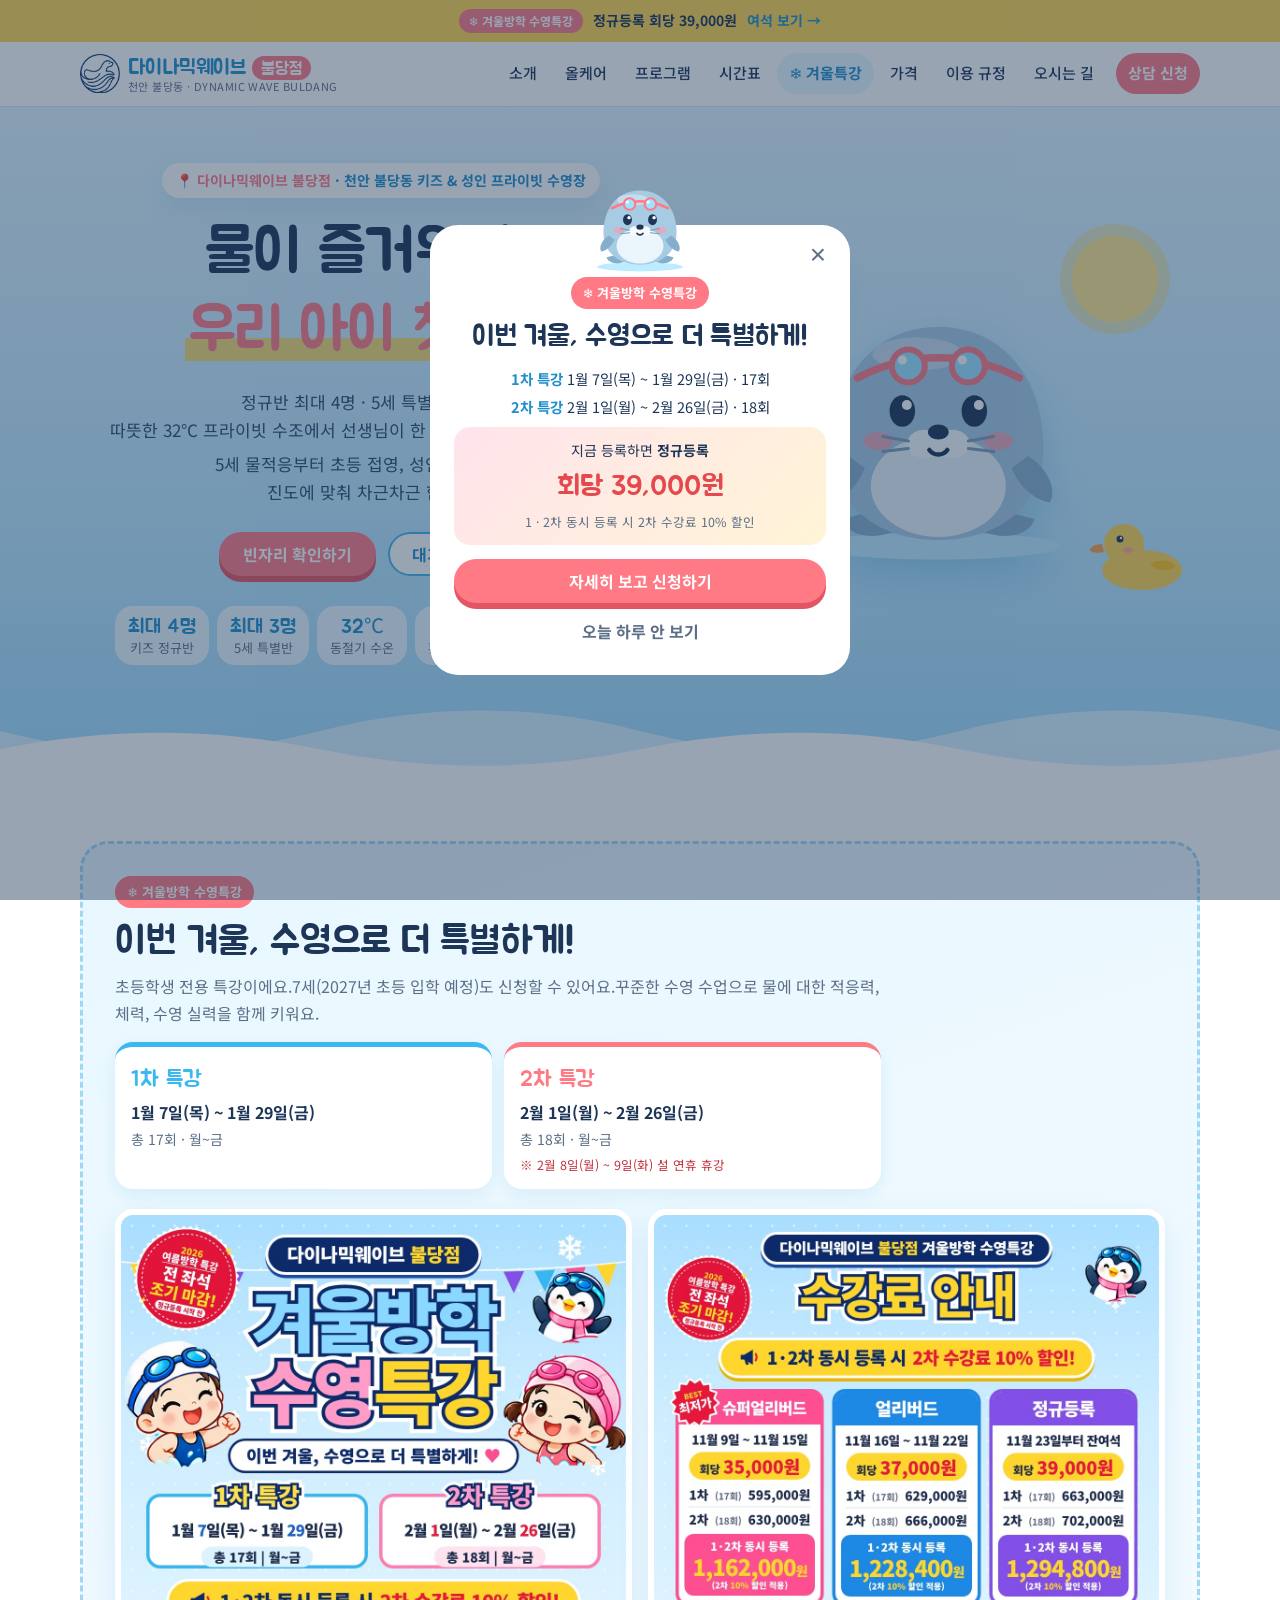
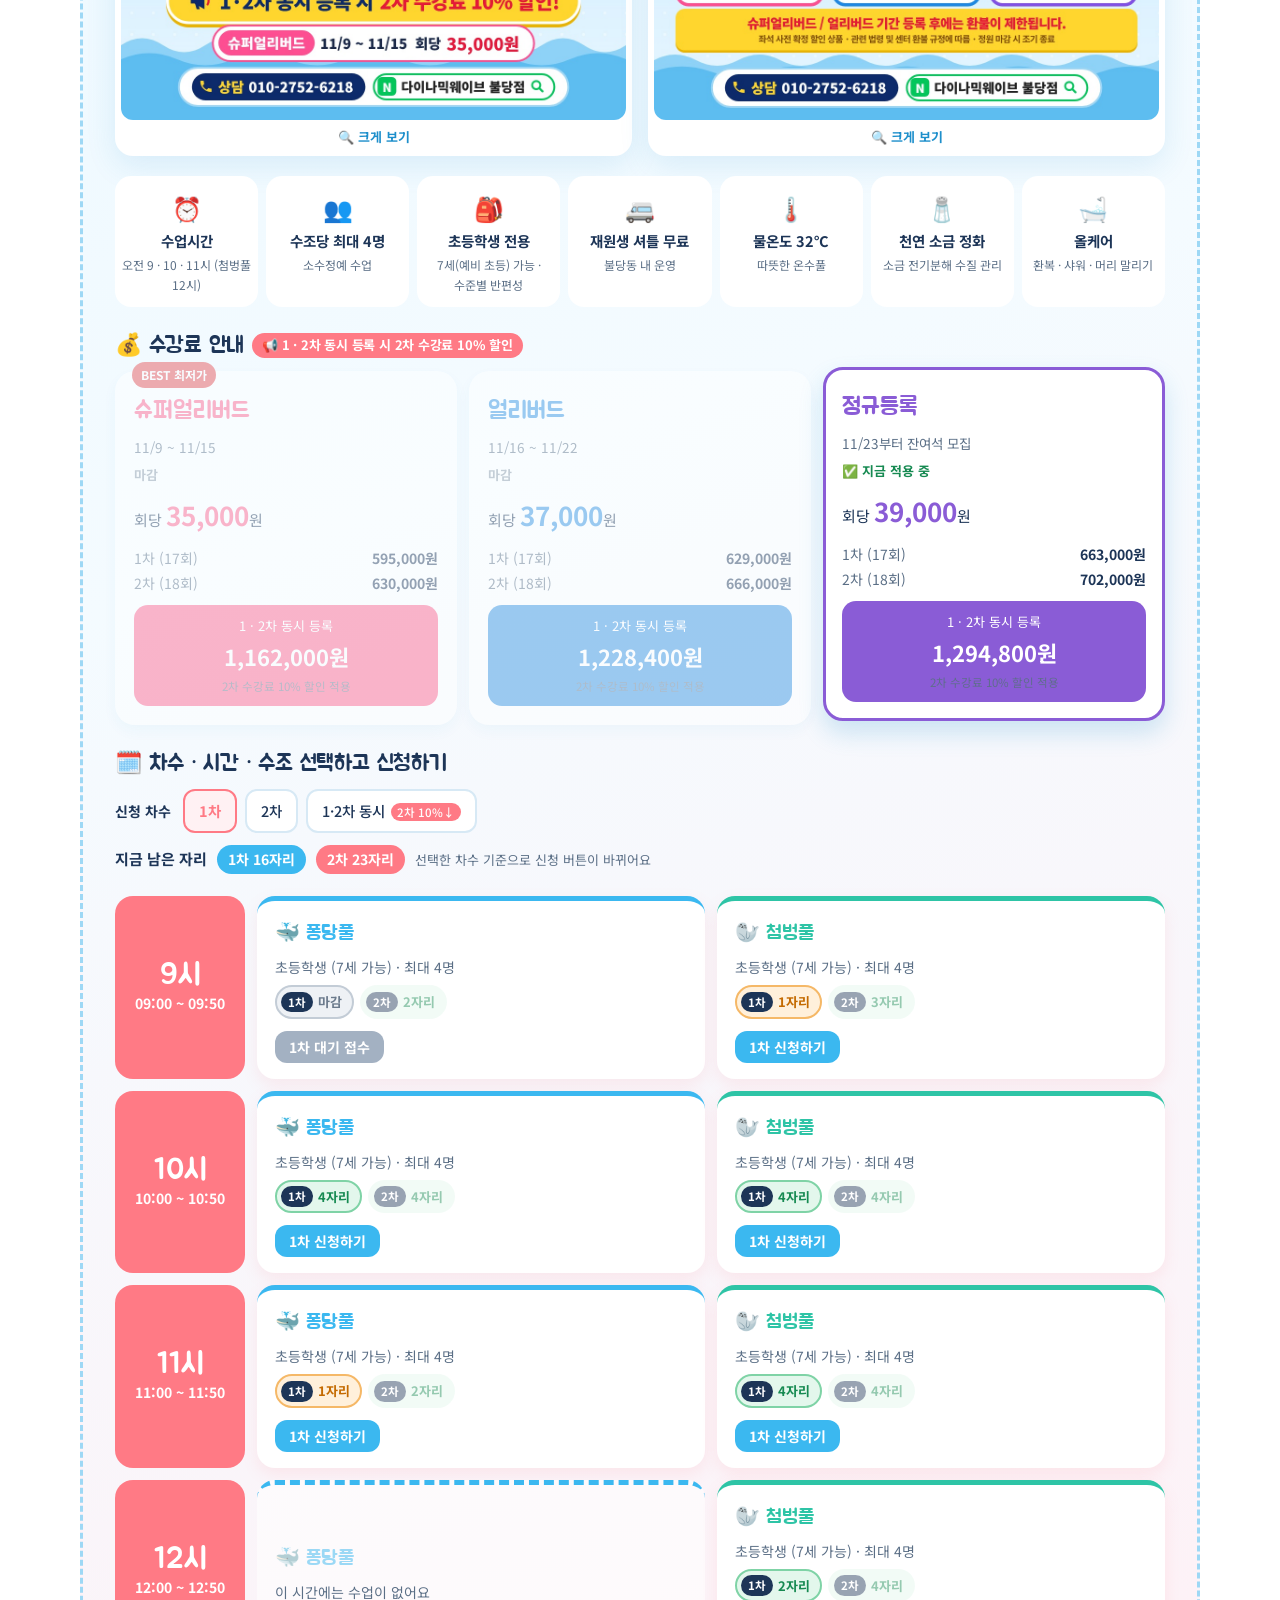
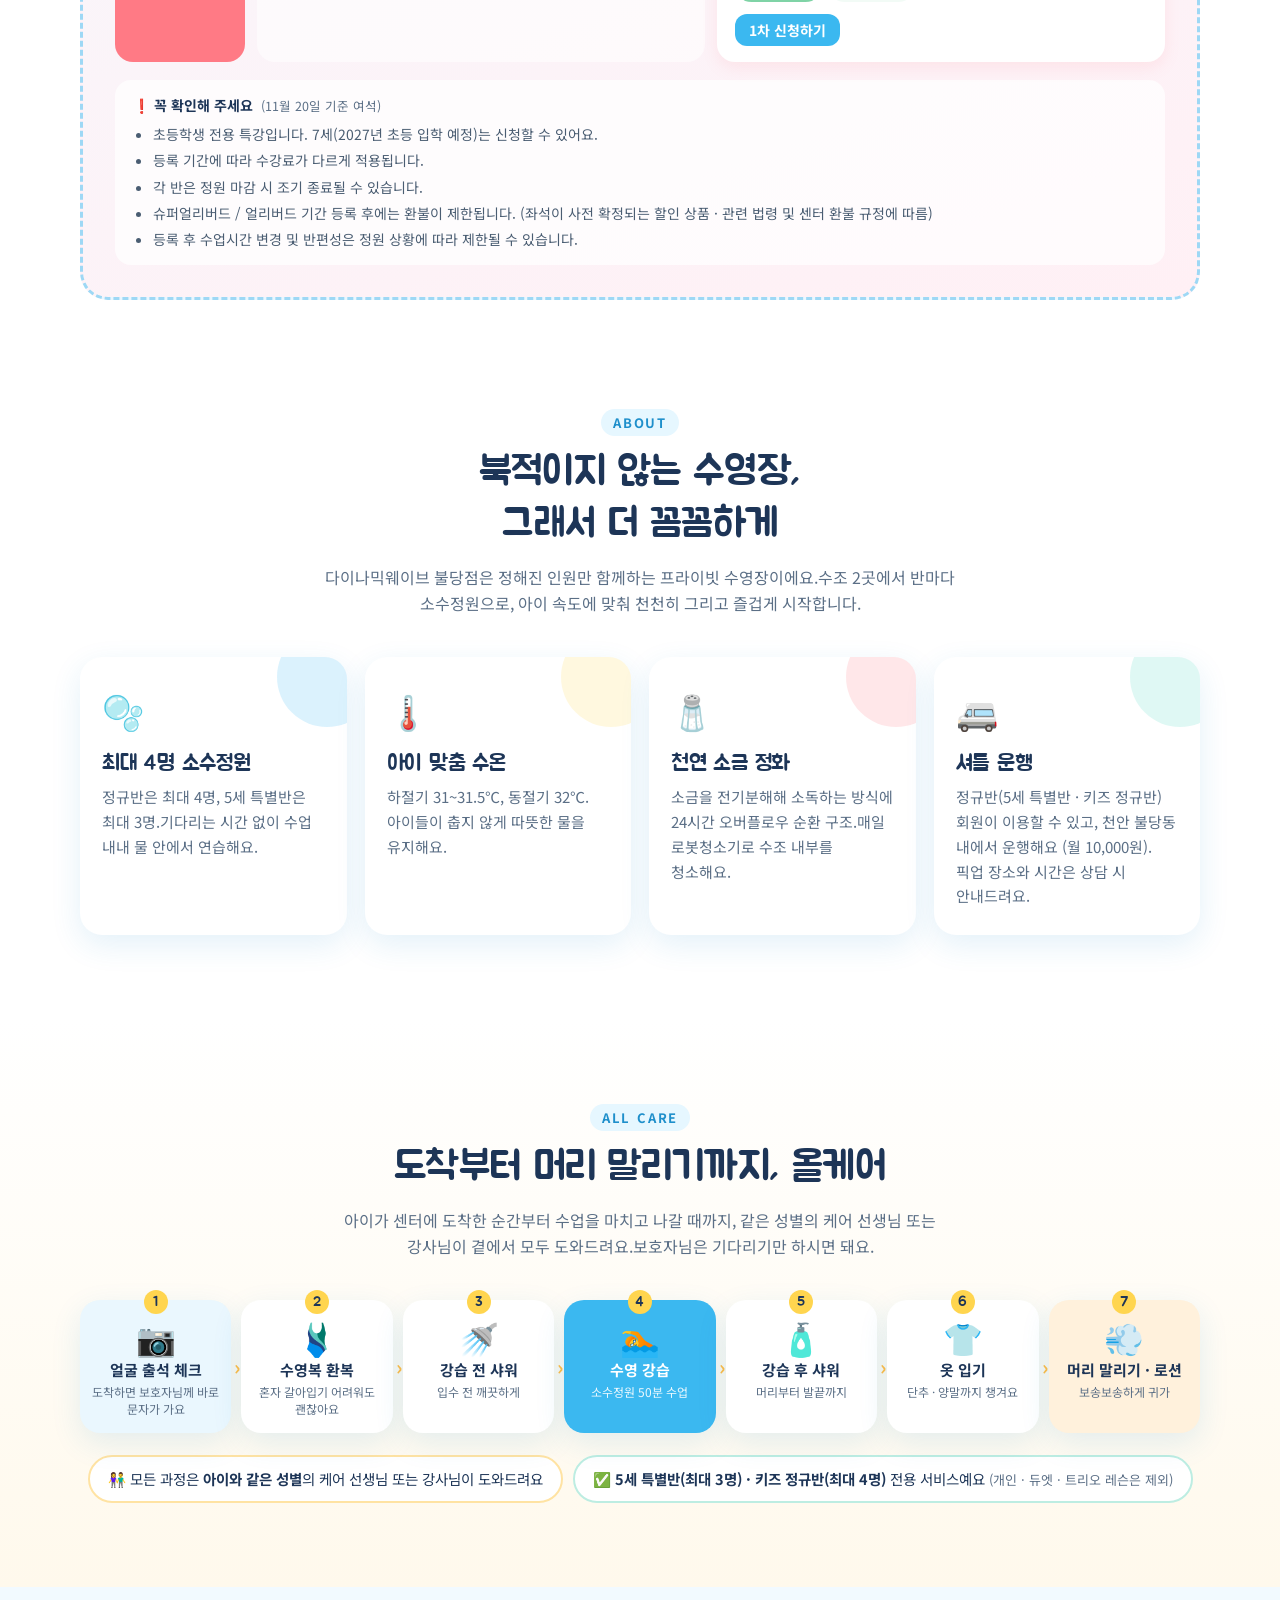
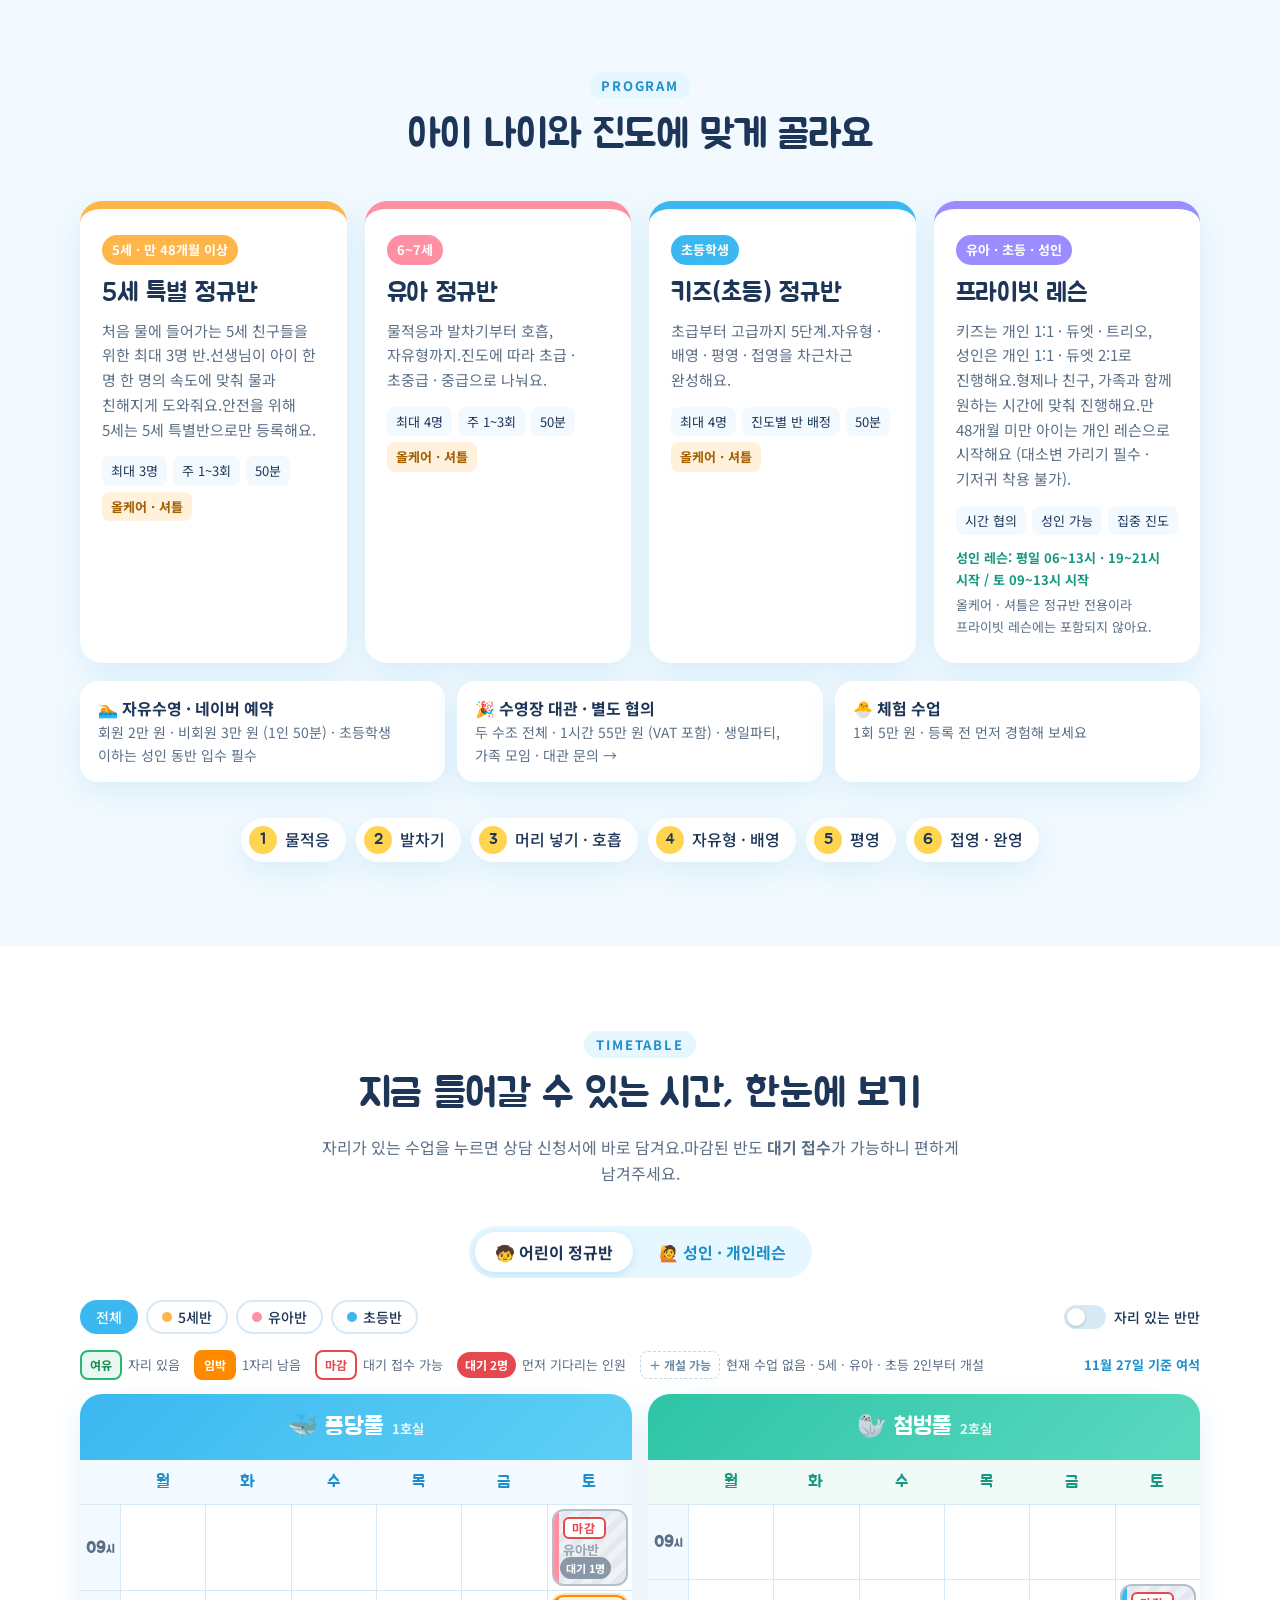
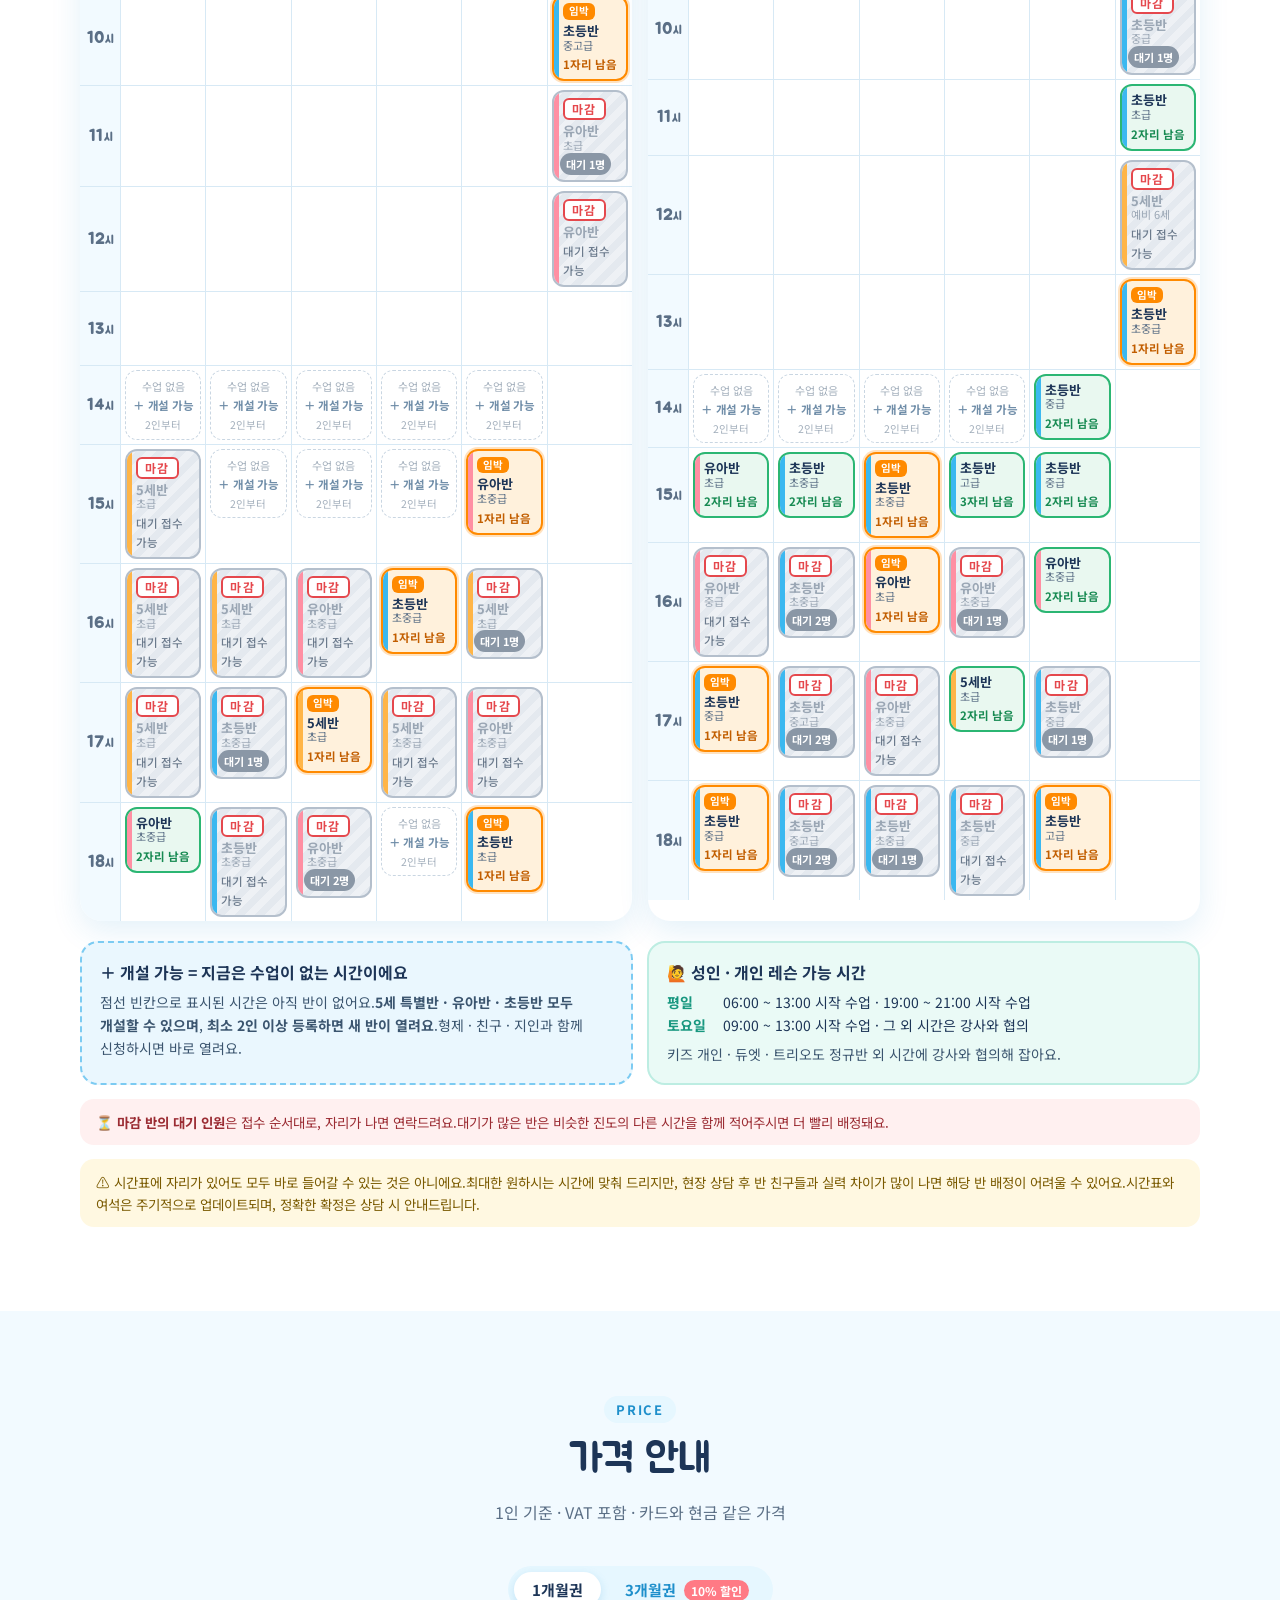
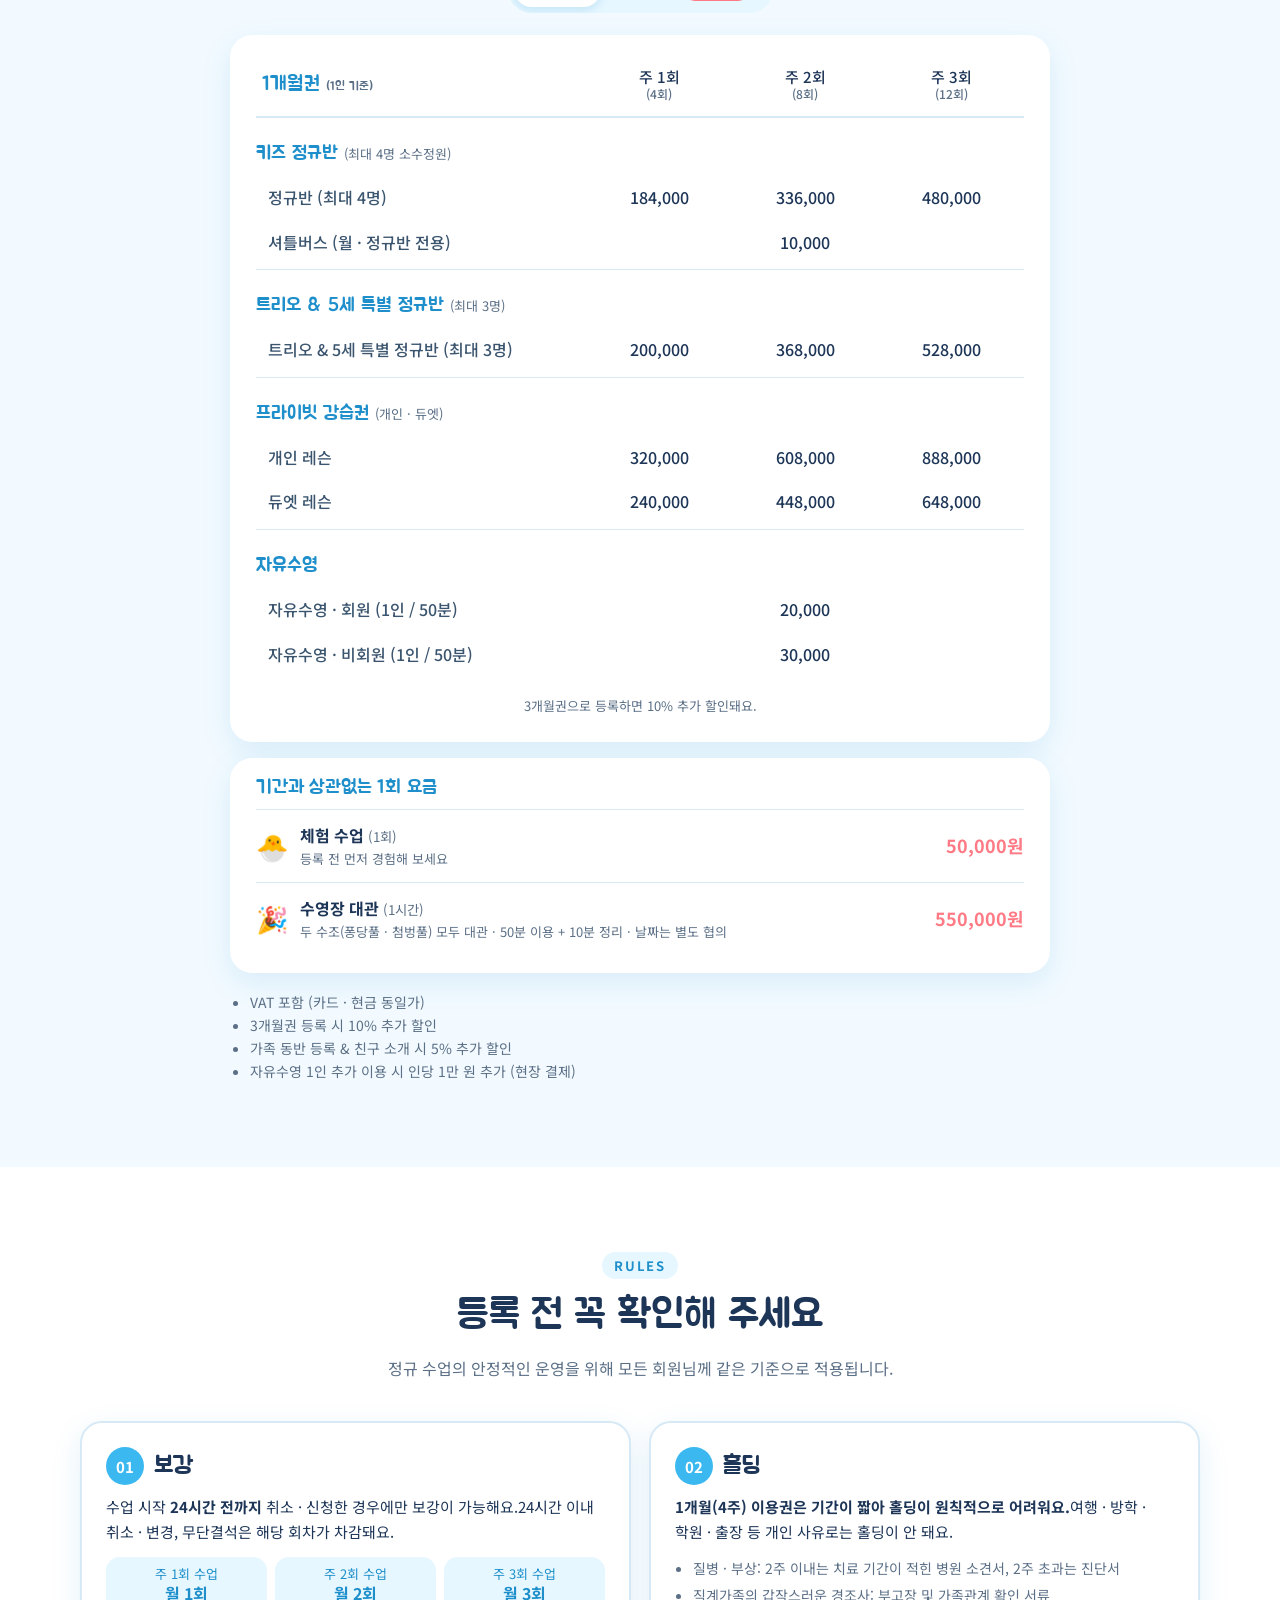
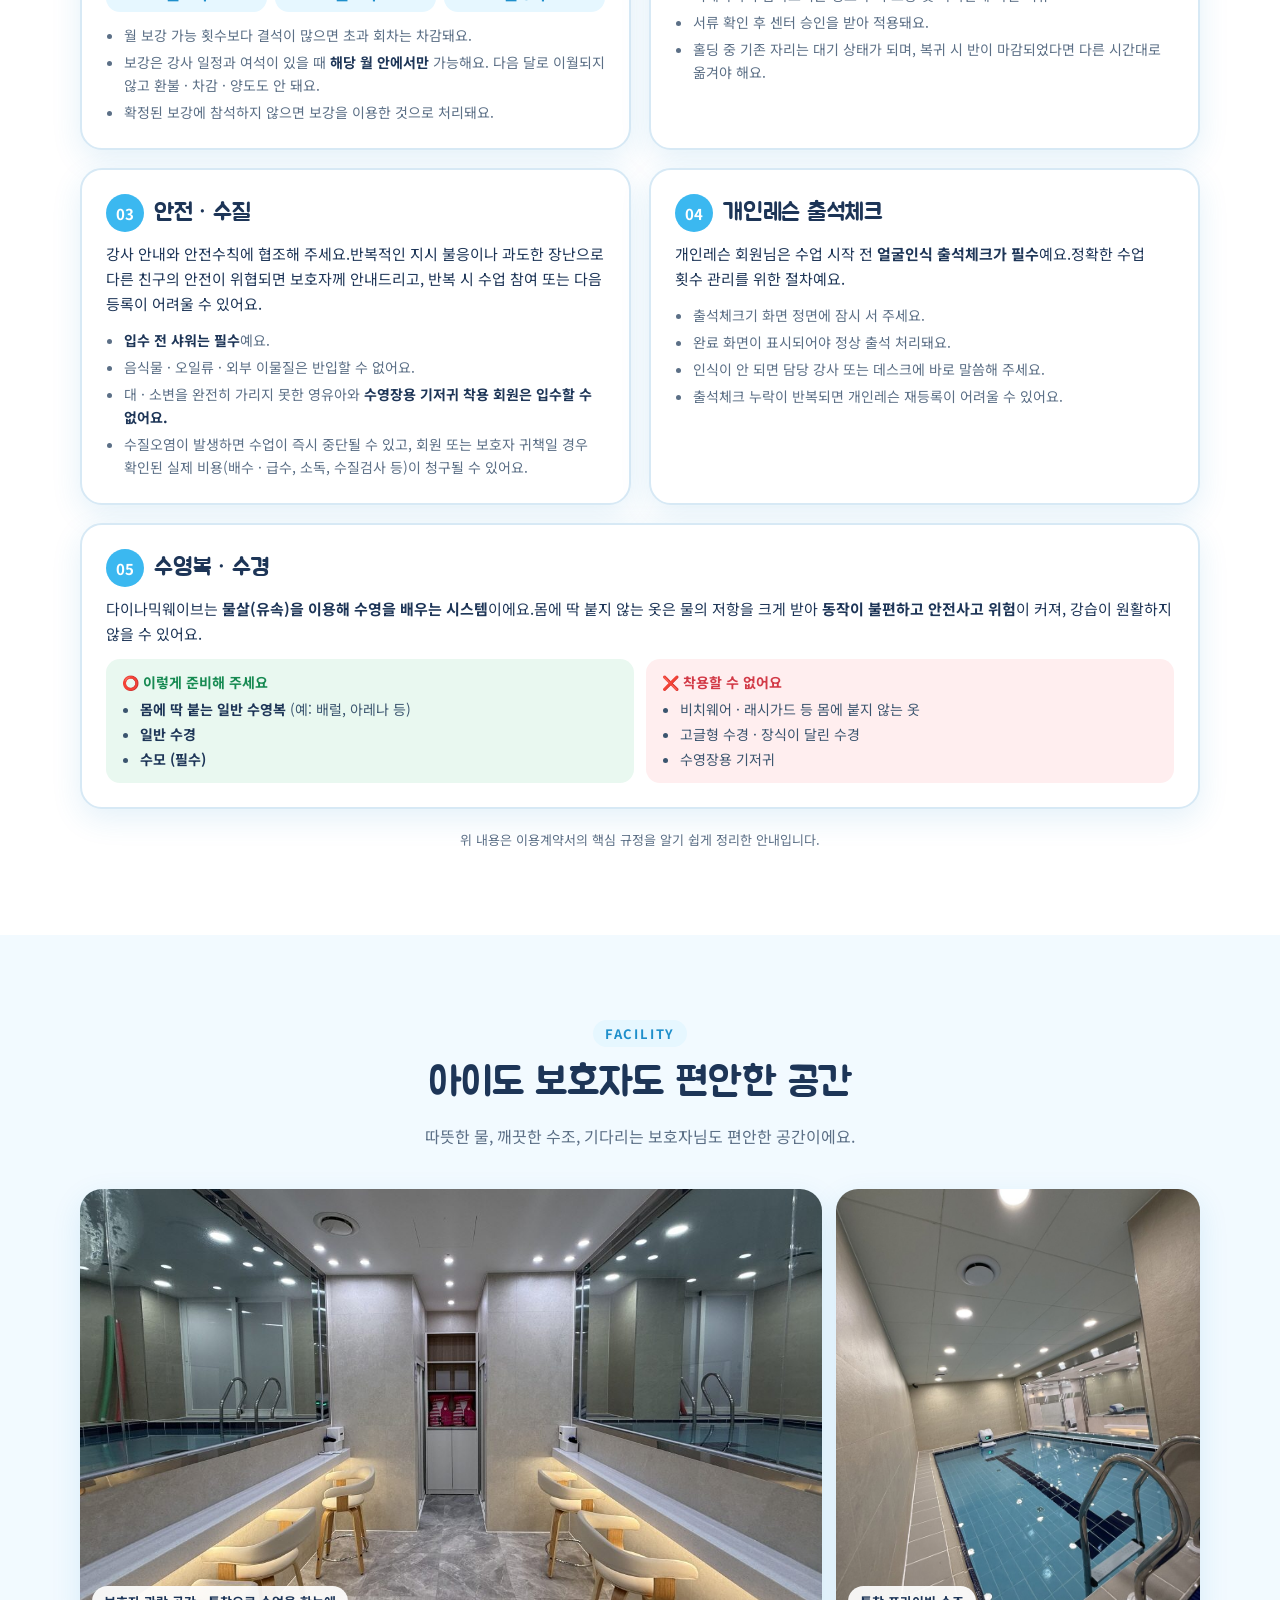
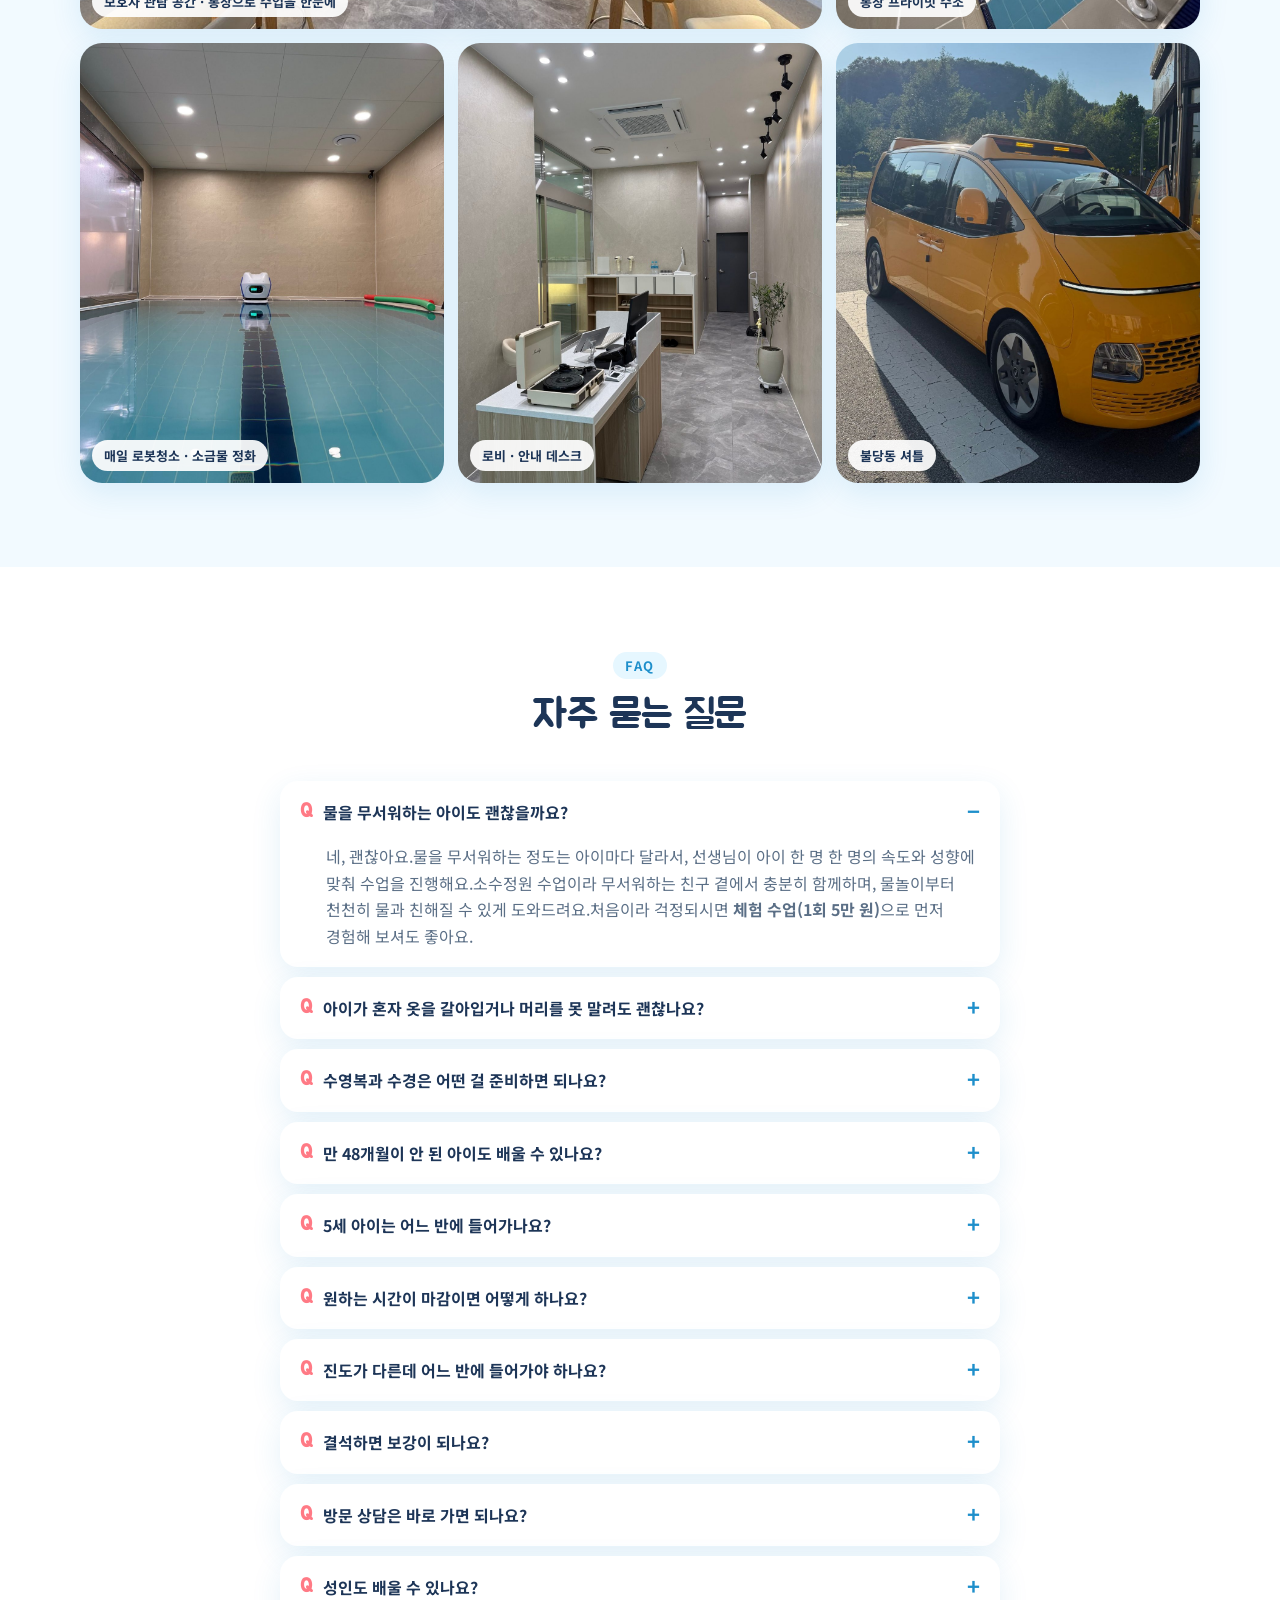
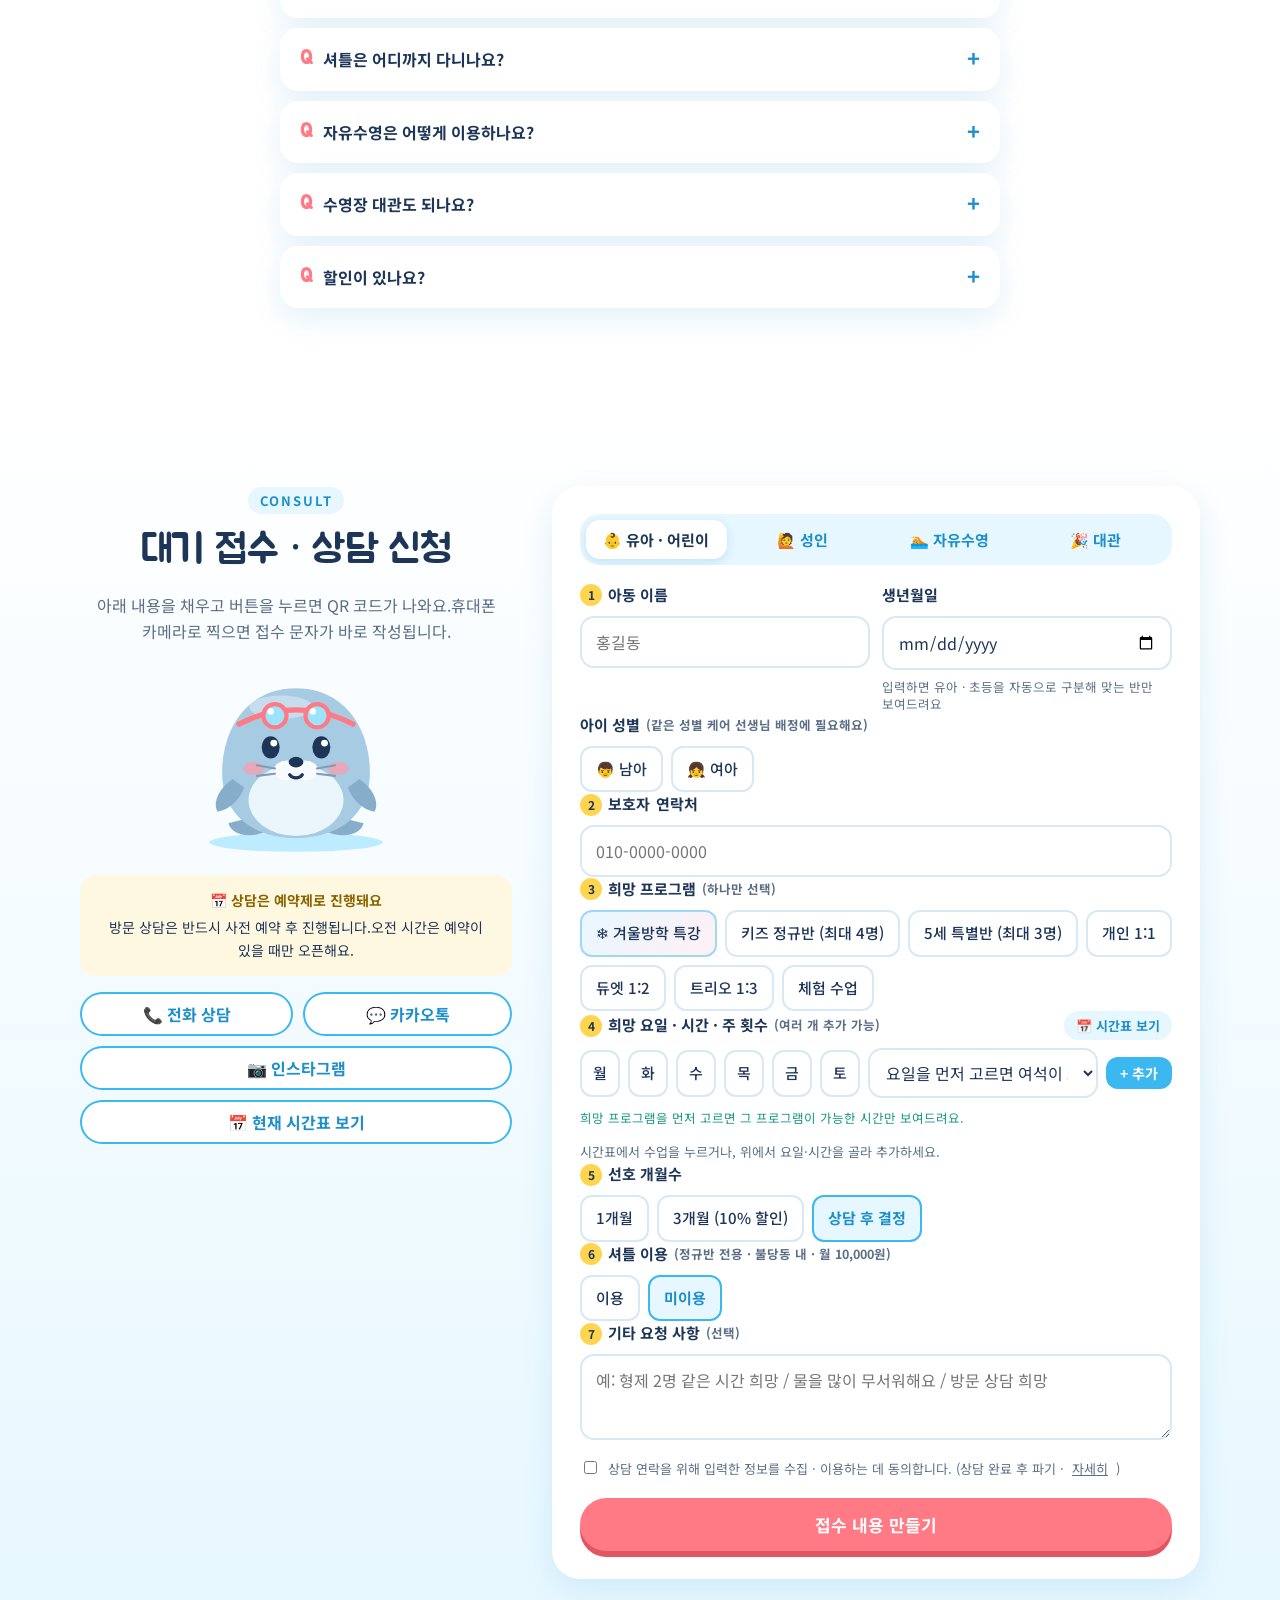
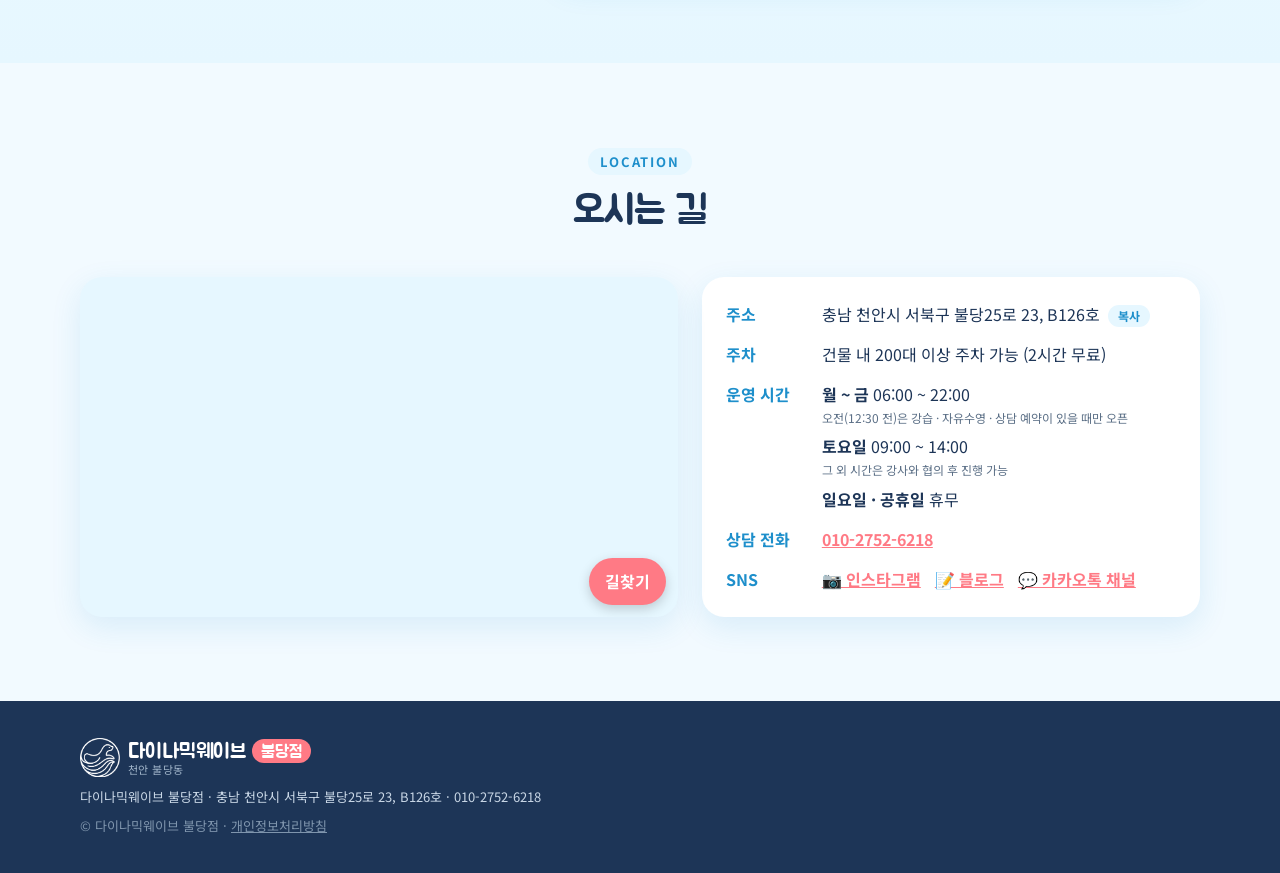
<file: dynamicwave/index.html>
<!doctype html>
<html lang="ko">
<head>
<meta charset="utf-8">
<meta name="viewport" content="width=device-width, initial-scale=1, viewport-fit=cover">
<title>다이나믹웨이브 불당점 | 천안 불당동 키즈 &amp; 성인 프라이빗 수영장</title>
<meta name="description" content="천안 불당동 키즈·성인 프라이빗 수영장. 최대 4명 소수정원 정규반, 최대 3명 5세 특별반, 개인·듀엣 레슨. 시간표와 여석 바로 확인">
<meta property="og:type" content="website">
<meta property="og:site_name" content="다이나믹웨이브 불당점">
<meta property="og:title" content="다이나믹웨이브 불당점 | 키즈 &amp; 성인 프라이빗 수영장">
<meta property="og:description" content="최대 4명 소수정원 정규반, 최대 3명 5세 특별반, 개인·듀엣 레슨. 시간표와 남은 자리를 바로 확인하세요.">
<meta property="og:locale" content="ko_KR">
<meta property="og:url" content="https://www.dwave-buldang.kr/">
<meta property="og:image" content="https://www.dwave-buldang.kr/assets/og-image.jpg">
<meta property="og:image:width" content="1200">
<meta property="og:image:height" content="630">
<meta name="twitter:card" content="summary_large_image">
<link rel="canonical" href="https://www.dwave-buldang.kr/">
<script type="application/ld+json">
{"@context":"https://schema.org","@type":"SportsActivityLocation","name":"다이나믹웨이브 불당점","description":"천안 불당동 키즈 & 성인 프라이빗 수영장","url":"https://www.dwave-buldang.kr/","image":"https://www.dwave-buldang.kr/assets/og-image.jpg","telephone":"+82-10-2752-6218",
 "address":{"@type":"PostalAddress","streetAddress":"불당25로 23, B126호","addressLocality":"천안시 서북구","addressRegion":"충청남도","addressCountry":"KR"},
 "openingHoursSpecification":[{"@type":"OpeningHoursSpecification","dayOfWeek":["Monday","Tuesday","Wednesday","Thursday","Friday"],"opens":"06:00","closes":"22:00"},{"@type":"OpeningHoursSpecification","dayOfWeek":"Saturday","opens":"09:00","closes":"14:00"}],
 "sameAs":["https://instagram.com/dwave_buldang","https://blog.naver.com/dwave_buldang","https://pf.kakao.com/_YsvDn"]}
</script>
<meta name="google-site-verification" content="G8a-19uoH8_gu3rsBbbGQT1wR7p0IVySnifkGwmaxTU">
<meta name="naver-site-verification" content="78a9e1cf2bbc84ce110cf92a07c25ea6da4a6061">
<meta name="theme-color" content="#3BB8F0">
<link rel="icon" href="assets/logo-mark.png">
<link rel="preconnect" href="https://fonts.googleapis.com">
<link rel="preconnect" href="https://fonts.gstatic.com" crossorigin>
<link rel="stylesheet" href="https://fonts.googleapis.com/css2?family=Jua&family=Noto+Sans+KR:wght@400;500;700&display=swap">
<link rel="stylesheet" href="style.css">
</head>
<body>

<!-- 마스코트 '웨이비' (아기 물개) — 로고의 물개에서 따온 캐릭터, 여러 곳에서 재사용 -->
<svg width="0" height="0" style="position:absolute" aria-hidden="true">
  <defs>
    <symbol id="seal" viewBox="0 0 200 180">
      <ellipse cx="100" cy="168" rx="82" ry="9" fill="#BDEBFF"/>
      <path d="M72 158c-22 8-34 0-36-8 14-4 26-6 36-6z" fill="#86AECB"/>
      <path d="M128 158c22 8 34 0 36-8-14-4-26-6-36-6z" fill="#86AECB"/>
      <path d="M100 22c46 0 70 38 70 80 0 40-30 62-70 62s-70-22-70-62c0-42 24-80 70-80z" fill="#A7CBE3"/>
      <ellipse cx="100" cy="128" rx="45" ry="34" fill="#EAF5FC"/>
      <ellipse cx="86" cy="40" rx="30" ry="11" fill="#fff" opacity=".35"/>
      <path d="M40 108c-15 10-19 25-14 31 11-2 21-12 25-23z" fill="#86AECB"/>
      <path d="M160 108c15 10 19 25 14 31-11-2-21-12-25-23z" fill="#86AECB"/>
      <path d="M46 56c34-18 74-18 108 0" fill="none" stroke="#FF7A85" stroke-width="5" stroke-linecap="round"/>
      <circle cx="80" cy="48" r="11" fill="#9BE3FF" stroke="#FF7A85" stroke-width="4"/>
      <circle cx="120" cy="48" r="11" fill="#9BE3FF" stroke="#FF7A85" stroke-width="4"/>
      <circle cx="76" cy="44" r="3" fill="#fff"/><circle cx="116" cy="44" r="3" fill="#fff"/>
      <ellipse cx="76" cy="78" rx="8.5" ry="10.5" fill="#1D3557"/><ellipse cx="124" cy="78" rx="8.5" ry="10.5" fill="#1D3557"/>
      <circle cx="79" cy="74" r="3.3" fill="#fff"/><circle cx="127" cy="74" r="3.3" fill="#fff"/>
      <ellipse cx="60" cy="98" rx="10" ry="6" fill="#FF9AA8" opacity=".7"/><ellipse cx="140" cy="98" rx="10" ry="6" fill="#FF9AA8" opacity=".7"/>
      <ellipse cx="91" cy="100" rx="12" ry="9.5" fill="#F7FBFE"/><ellipse cx="109" cy="100" rx="12" ry="9.5" fill="#F7FBFE"/>
      <ellipse cx="100" cy="92" rx="7" ry="5" fill="#1D3557"/>
      <path d="M94 104c3 4 9 4 12 0" fill="none" stroke="#1D3557" stroke-width="3" stroke-linecap="round"/>
      <path d="M80 98l-17-3M80 103l-17 2M120 98l17-3M120 103l17 2" stroke="#7E9DB6" stroke-width="2" stroke-linecap="round"/>
    </symbol>
    <symbol id="duck" viewBox="0 0 100 80">
      <ellipse cx="52" cy="56" rx="40" ry="20" fill="#FFD54F"/>
      <circle cx="34" cy="30" r="20" fill="#FFD54F"/>
      <path d="M12 30c-8 0-12 4-12 6s6 4 14 2z" fill="#FF9F43"/>
      <circle cx="30" cy="25" r="3.5" fill="#1D3557"/><circle cx="31" cy="24" r="1.2" fill="#fff"/>
      <ellipse cx="38" cy="36" rx="5" ry="3" fill="#FF9AA8" opacity=".7"/>
      <path d="M60 50c10-6 20-4 26 2-8 6-18 6-26-2z" fill="#FFC21A"/>
    </symbol>
  </defs>
</svg>

<!-- 방학특강 상단 띠 (data.js의 special로 자동 표시) -->
<a class="ribbon" id="spRibbon" href="#special" hidden>
  <span class="ribbon-tag" id="spRibbonTag">특강</span>
  <span id="spRibbonTxt"></span>
  <span class="ribbon-go">여석 보기 →</span>
</a>

<header class="top" id="top">
  <div class="wrap top-in">
    <a class="logo" href="#top" aria-label="다이나믹웨이브 불당점 처음으로">
      <img class="logo-mark" src="assets/logo-mark.png" alt="" width="40" height="41">
      <span class="logo-txt"><span class="logo-name"><b>다이나믹웨이브</b><em class="branch">불당점</em></span><small>천안 불당동 · DYNAMIC WAVE BULDANG</small></span>
    </a>
    <button class="menu-btn" id="menuBtn" aria-expanded="false" aria-controls="nav" aria-label="메뉴 열기"><span></span><span></span><span></span></button>
    <nav class="nav" id="nav">
      <a href="#about">소개</a>
      <a href="#allcare">올케어</a>
      <a href="#program">프로그램</a>
      <a href="#timetable">시간표</a>
      <a href="#special" id="navSp" hidden class="nav-ev">❄️ 겨울특강</a>
      <a href="#price">가격</a>
      <a href="#rules">이용 규정</a>
      <a href="#visit">오시는 길</a>
      <a href="#consult" class="nav-cta">상담 신청</a>
    </nav>
  </div>
</header>

<main>

  <!-- ============ HERO ============ -->
  <section class="hero">
    <div class="bubbles" aria-hidden="true"><i></i><i></i><i></i><i></i><i></i><i></i><i></i></div>
    <div class="wrap hero-in">
      <div class="hero-copy">
        <p class="pill">📍 <b>다이나믹웨이브 불당점</b> · 천안 불당동 키즈 &amp; 성인 프라이빗 수영장</p>
        <h1>물이 즐거워지는<br><span class="hl">우리 아이 첫 수영</span></h1>
        <p class="lead"><span class="ln">정규반 최대 4명 · 5세 특별반 최대 3명.</span> <span class="ln">따뜻한 32℃ 프라이빗 수조에서 선생님이 한 명 한 명 눈을 맞추며 가르쳐요.</span></p>
        <p class="lead lead2"><span class="ln">5세 물적응부터 초등 접영, 성인 개인 레슨까지</span> <span class="ln">진도에 맞춰 차근차근 함께해요.</span></p>
        <div class="hero-btns">
          <a class="btn btn-main" href="#timetable">빈자리 확인하기</a>
          <a class="btn btn-sub" href="#consult">대기 접수 · 상담</a>
        </div>
        <ul class="hero-points">
          <li><b>최대 4명</b><span>키즈 정규반</span></li>
          <li><b>최대 3명</b><span>5세 특별반</span></li>
          <li><b>32℃</b><span>동절기 수온</span></li>
          <li><b>올케어</b><span>환복 · 샤워 · 드라이</span></li>
          <li><b>셔틀</b><span>불당동 운행</span></li>
        </ul>
      </div>
      <div class="hero-art" aria-hidden="true">
        <div class="sun"></div>
        <svg class="hero-seal"><use href="#seal"/></svg>
        <svg class="hero-duck"><use href="#duck"/></svg>
        <div class="speech">같이 수영하자!</div>
      </div>
    </div>
    <svg class="waves" viewBox="0 0 1440 120" preserveAspectRatio="none" aria-hidden="true">
      <path class="w1" d="M0 60c120 30 240 30 360 0s240-30 360 0 240 30 360 0 240-30 360 0v60H0z"/>
      <path class="w2" d="M0 80c120-24 240-24 360 0s240 24 360 0 240-24 360 0 240 24 360 0v40H0z"/>
    </svg>
  </section>

  <!-- ============ 방학특강 ============ -->
  <section class="sec special" id="special" hidden>
    <div class="wrap">
      <div class="sp-card">
        <div class="sp-top">
          <div class="sp-head">
            <span class="sp-badge" id="spBadge"></span>
            <h2 id="spTitle"></h2>
            <p class="sp-desc" id="spDesc"></p>
            <div class="sp-rounds" id="spRounds"></div>
          </div>
        </div>
        <div class="sp-flyers" id="spFlyers" hidden></div>
        <div class="sp-soon" id="spSoon" hidden>
          <p class="sp-soon-badge">📢 <b id="spSoonText"></b></p>
          <a class="btn kn-kakao" data-kakao href="#" target="_blank" rel="noopener">💬 카카오톡 채널 추가하고 소식 받기</a>
        </div>
        <ul class="sp-feats" id="spFeats"></ul>

        <div class="sp-price" id="spPrice">
          <h3>💰 수강료 안내 <small id="spBothNote"></small></h3>
          <div class="sp-tiers" id="spTiers"></div>
        </div>

        <div class="sp-apply" id="spApply">
          <h3>🗓️ 차수 · 시간 · 수조 선택하고 신청하기</h3>
          <div class="sp-round-pick" role="radiogroup" aria-label="신청 차수">
            <span>신청 차수</span>
            <label><input type="radio" name="spRound" value="1차" checked><span>1차</span></label>
            <label><input type="radio" name="spRound" value="2차"><span>2차</span></label>
            <label><input type="radio" name="spRound" value="1·2차 동시"><span>1·2차 동시 <em>2차 10%↓</em></span></label>
          </div>
          <p class="sp-sum" id="spSum"></p>
          <div class="sp-list" id="spList"></div>
        </div>
        <div class="sp-note" id="spNoteBox">
          <p class="sp-note-head">❗ 꼭 확인해 주세요 <span id="spUpdated"></span></p>
          <ul id="spNote"></ul>
        </div>
      </div>
    </div>
  </section>

  <!-- ============ 소개 ============ -->
  <section class="sec" id="about">
    <div class="wrap">
      <div class="sec-head">
        <p class="eyebrow">ABOUT</p>
        <h2>북적이지 않는 수영장, <br>그래서 더 꼼꼼하게</h2>
        <p class="sec-sub">다이나믹웨이브 불당점은 정해진 인원만 함께하는 프라이빗 수영장이에요. 수조 2곳에서 반마다 소수정원으로, 아이 속도에 맞춰 천천히 그리고 즐겁게 시작합니다.</p>
      </div>
      <div class="why-grid">
        <article class="why c1">
          <div class="why-ico">🫧</div>
          <h3>최대 4명 소수정원</h3>
          <p>정규반은 최대 4명, 5세 특별반은 최대 3명. 기다리는 시간 없이 수업 내내 물 안에서 연습해요.</p>
        </article>
        <article class="why c2">
          <div class="why-ico">🌡️</div>
          <h3>아이 맞춤 수온</h3>
          <p>하절기 31~31.5℃, 동절기 32℃. 아이들이 춥지 않게 따뜻한 물을 유지해요.</p>
        </article>
        <article class="why c3">
          <div class="why-ico">🧂</div>
          <h3>천연 소금 정화</h3>
          <p>소금을 전기분해해 소독하는 방식에 24시간 오버플로우 순환 구조. 매일 로봇청소기로 수조 내부를 청소해요.</p>
        </article>
        <article class="why c4">
          <div class="why-ico">🚐</div>
          <h3>셔틀 운행</h3>
          <p>정규반(5세 특별반 · 키즈 정규반) 회원이 이용할 수 있고, 천안 불당동 내에서 운행해요 (월 10,000원). 픽업 장소와 시간은 상담 시 안내드려요.</p>
        </article>
      </div>
    </div>
  </section>

  <!-- ============ 올케어 시스템 ============ -->
  <section class="sec allcare" id="allcare">
    <div class="wrap">
      <div class="sec-head">
        <p class="eyebrow">ALL CARE</p>
        <h2>도착부터 머리 말리기까지, 올케어</h2>
        <p class="sec-sub">아이가 센터에 도착한 순간부터 수업을 마치고 나갈 때까지, 같은 성별의 케어 선생님 또는 강사님이 곁에서 모두 도와드려요. 보호자님은 기다리기만 하시면 돼요.</p>
      </div>
      <ol class="care-flow" aria-label="올케어 진행 순서">
        <li class="cf-arrive"><span class="cf-ico" aria-hidden="true">📷</span><b>얼굴 출석 체크</b><small>도착하면 보호자님께 바로 문자가 가요</small></li>
        <li><span class="cf-ico" aria-hidden="true">🩱</span><b>수영복 환복</b><small>혼자 갈아입기 어려워도 괜찮아요</small></li>
        <li><span class="cf-ico" aria-hidden="true">🚿</span><b>강습 전 샤워</b><small>입수 전 깨끗하게</small></li>
        <li class="cf-main"><span class="cf-ico" aria-hidden="true">🏊</span><b>수영 강습</b><small>소수정원 50분 수업</small></li>
        <li><span class="cf-ico" aria-hidden="true">🧴</span><b>강습 후 샤워</b><small>머리부터 발끝까지</small></li>
        <li><span class="cf-ico" aria-hidden="true">👕</span><b>옷 입기</b><small>단추 · 양말까지 챙겨요</small></li>
        <li class="cf-done"><span class="cf-ico" aria-hidden="true">💨</span><b>머리 말리기 · 로션</b><small>보송보송하게 귀가</small></li>
      </ol>
      <div class="care-notes">
        <p class="care-pill">👫 모든 과정은 <b>아이와 같은 성별</b>의 케어 선생님 또는 강사님이 도와드려요</p>
        <p class="care-pill care-scope">✅ <b>5세 특별반(최대 3명) · 키즈 정규반(최대 4명)</b> 전용 서비스예요 <span>(개인 · 듀엣 · 트리오 레슨은 제외)</span></p>
      </div>
    </div>
  </section>

  <!-- ============ 프로그램 ============ -->
  <section class="sec tint" id="program">
    <div class="wrap">
      <div class="sec-head">
        <p class="eyebrow">PROGRAM</p>
        <h2>아이 나이와 진도에 맞게 골라요</h2>
      </div>
      <div class="prog-grid">
        <article class="prog t-five">
          <span class="prog-age">5세 · 만 48개월 이상</span>
          <h3>5세 특별 정규반</h3>
          <p>처음 물에 들어가는 5세 친구들을 위한 최대 3명 반. 선생님이 아이 한 명 한 명의 속도에 맞춰 물과 친해지게 도와줘요. 안전을 위해 5세는 5세 특별반으로만 등록해요.</p>
          <ul><li>최대 3명</li><li>주 1~3회</li><li>50분</li><li class="li-care">올케어 · 셔틀</li></ul>
        </article>
        <article class="prog t-baby">
          <span class="prog-age">6~7세</span>
          <h3>유아 정규반</h3>
          <p>물적응과 발차기부터 호흡, 자유형까지. 진도에 따라 초급 · 초중급 · 중급으로 나눠요.</p>
          <ul><li>최대 4명</li><li>주 1~3회</li><li>50분</li><li class="li-care">올케어 · 셔틀</li></ul>
        </article>
        <article class="prog t-elem">
          <span class="prog-age">초등학생</span>
          <h3>키즈(초등) 정규반</h3>
          <p>초급부터 고급까지 5단계. 자유형 · 배영 · 평영 · 접영을 차근차근 완성해요.</p>
          <ul><li>최대 4명</li><li>진도별 반 배정</li><li>50분</li><li class="li-care">올케어 · 셔틀</li></ul>
        </article>
        <article class="prog t-private">
          <span class="prog-age">유아 · 초등 · 성인</span>
          <h3>프라이빗 레슨</h3>
          <p>키즈는 개인 1:1 · 듀엣 · 트리오, 성인은 개인 1:1 · 듀엣 2:1로 진행해요. 형제나 친구, 가족과 함께 원하는 시간에 맞춰 진행해요. 만 48개월 미만 아이는 개인 레슨으로 시작해요 (대소변 가리기 필수 · 기저귀 착용 불가).</p>
          <ul><li>시간 협의</li><li>성인 가능</li><li>집중 진도</li></ul>
          <p class="prog-note">성인 레슨: 평일 06~13시 · 19~21시 시작 / 토 09~13시 시작</p>
          <p class="prog-note muted">올케어 · 셔틀은 정규반 전용이라 프라이빗 레슨에는 포함되지 않아요.</p>
        </article>
      </div>
      <div class="extra-row">
        <a class="extra" href="#consult" data-open="free"><b>🏊 자유수영 · 네이버 예약</b><span>회원 2만 원 · 비회원 3만 원 (1인 50분) · 초등학생 이하는 성인 동반 입수 필수</span></a>
        <a class="extra" href="#consult" data-open="rent"><b>🎉 수영장 대관 · 별도 협의</b><span>두 수조 전체 · 1시간 55만 원 (VAT 포함) · 생일파티, 가족 모임 · 대관 문의 →</span></a>
        <div class="extra"><b>🐣 체험 수업</b><span>1회 5만 원 · 등록 전 먼저 경험해 보세요</span></div>
      </div>
      <ol class="steps" aria-label="진도 단계">
        <li><span>1</span>물적응</li>
        <li><span>2</span>발차기</li>
        <li><span>3</span>머리 넣기 · 호흡</li>
        <li><span>4</span>자유형 · 배영</li>
        <li><span>5</span>평영</li>
        <li><span>6</span>접영 · 완영</li>
      </ol>
    </div>
  </section>

  <!-- ============ 시간표 ============ -->
  <section class="sec" id="timetable">
    <div class="wrap">
      <div class="sec-head">
        <p class="eyebrow">TIMETABLE</p>
        <h2>지금 들어갈 수 있는 시간, 한눈에 보기</h2>
        <p class="sec-sub" id="ttSub">자리가 있는 수업을 누르면 상담 신청서에 바로 담겨요. 마감된 반도 <b>대기 접수</b>가 가능하니 편하게 남겨주세요.</p>
      </div>
      <div class="seg tt-mode" id="ttMode" role="tablist" aria-label="시간표 종류">
        <button type="button" role="tab" data-mode="kids" aria-selected="true" aria-controls="ttKidsPane">🧒 어린이 정규반</button>
        <button type="button" role="tab" data-mode="adult" aria-selected="false" aria-controls="ttAdultPane">🙋 성인 · 개인레슨</button>
      </div>

      <div id="ttKidsPane">

      <div class="tt-tools">
        <div class="chips" id="ttFilter" role="group" aria-label="반 종류">
          <button type="button" data-f="all" aria-pressed="true">전체</button>
          <button type="button" data-f="5세" aria-pressed="false"><i class="dot t-five"></i>5세반</button>
          <button type="button" data-f="유아" aria-pressed="false"><i class="dot t-baby"></i>유아반</button>
          <button type="button" data-f="초등" aria-pressed="false"><i class="dot t-elem"></i>초등반</button>
        </div>
        <label class="switch"><input type="checkbox" id="ttOpenOnly"><span></span>자리 있는 반만</label>
      </div>
      <div class="tt-legend" aria-label="표시 안내">
        <span class="lg st-open"><i>여유</i>자리 있음</span>
        <span class="lg st-few"><i>임박</i>1자리 남음</span>
        <span class="lg st-full"><i>마감</i>대기 접수 가능</span>
        <span class="lg lg-wait" id="lgWait"><i>대기 2명</i>먼저 기다리는 인원</span>
        <span class="lg lg-empty"><i>＋ 개설 가능</i>현재 수업 없음 · 5세 · 유아 · 초등 2인부터 개설</span>
        <span class="tt-updated" id="ttUpdated"></span>
      </div>

      <!-- PC: 수조별 주간 표 (좌: 퐁당풀 / 우: 첨벙풀) -->
      <div class="pools" id="ttPools"></div>
      <!-- 모바일: 요일 탭 + 수조 2열 -->
      <div class="tt-mobile">
        <div class="day-tabs" id="ttDays" role="tablist" aria-label="요일"></div>
        <div class="tt-list" id="ttList" aria-live="polite"></div>
      </div>

      <div class="tt-info">
        <div class="ti ti-new">
          <b>＋ 개설 가능 = 지금은 수업이 없는 시간이에요</b>
          <p>점선 빈칸으로 표시된 시간은 아직 반이 없어요. <b>5세 특별반 · 유아반 · 초등반 모두 개설할 수 있으며</b>, <b>최소 2인 이상 등록하면 새 반이 열려요</b>. 형제 · 친구 · 지인과 함께 신청하시면 바로 열려요.</p>
        </div>
        <div class="ti ti-adult">
          <b>🙋 성인 · 개인 레슨 가능 시간</b>
          <ul id="adultHours"></ul>
          <p>키즈 개인 · 듀엣 · 트리오도 정규반 외 시간에 강사와 협의해 잡아요.</p>
        </div>
      </div>
      <p class="tt-wait" id="ttWaitNote">⏳ <b>마감 반의 대기 인원</b>은 접수 순서대로, 자리가 나면 연락드려요. 대기가 많은 반은 비슷한 진도의 다른 시간을 함께 적어주시면 더 빨리 배정돼요.</p>
      <p class="tt-caution">⚠️ 시간표에 자리가 있어도 모두 바로 들어갈 수 있는 것은 아니에요. 최대한 원하시는 시간에 맞춰 드리지만, 현장 상담 후 반 친구들과 실력 차이가 많이 나면 해당 반 배정이 어려울 수 있어요. 시간표와 여석은 주기적으로 업데이트되며, 정확한 확정은 상담 시 안내드립니다.</p>
      </div>

      <!-- 성인 · 개인레슨: 시간대별 카드 (예약 현황은 data.js의 privateBooked로 계산) -->
      <div id="ttAdultPane" hidden>
        <div class="ad-intro">
          <p><b>성인 레슨</b>은 개인 1:1 · 듀엣 2:1로, 원하는 요일과 시간을 정해 꾸준히 배워요. 키즈 개인 · 듀엣 · 트리오도 같은 시간대에 예약해요.</p>
        </div>
        <div class="ad-bands" id="adBands"></div>
        <p class="ad-foot"><span id="adUpdated"></span> · 14~18시는 어린이 정규반 시간이에요 · 🏊 자유수영은 <a href="#consult" data-open="free">네이버 예약</a>으로 받아요 (초등학생 이하는 성인 동반 필수)</p>
        <p class="tt-caution">⚠️ 예약 현황은 참고용이에요. 강사 일정에 따라 달라질 수 있어 상담 후 확정됩니다. 원하시는 요일 · 시간을 2~3개 적어주시면 더 빨리 잡아드려요.</p>
      </div>
    </div>
  </section>

  <!-- ============ 가격 ============ -->
  <section class="sec tint" id="price">
    <div class="wrap">
      <div class="sec-head">
        <p class="eyebrow">PRICE</p>
        <h2>가격 안내</h2>
        <p class="sec-sub">1인 기준 · VAT 포함 · 카드와 현금 같은 가격</p>
      </div>
      <div class="seg" id="pTerm" role="tablist" aria-label="기간">
        <button type="button" role="tab" data-m="1" aria-selected="true">1개월권</button>
        <button type="button" role="tab" data-m="3" aria-selected="false">3개월권 <em>10% 할인</em></button>
      </div>
      <div class="price-card" id="pBody" aria-live="polite"></div>
      <div class="price-extra" id="pExtra"></div>
      <ul class="price-notes" id="pNotes"></ul>
    </div>
  </section>

  <!-- ============ 이용 규정 ============ -->
  <section class="sec" id="rules">
    <div class="wrap">
      <div class="sec-head">
        <p class="eyebrow">RULES</p>
        <h2>등록 전 꼭 확인해 주세요</h2>
        <p class="sec-sub">정규 수업의 안정적인 운영을 위해 모든 회원님께 같은 기준으로 적용됩니다.</p>
      </div>
      <div class="rule-grid">
        <article class="rule">
          <h3><span>01</span>보강</h3>
          <p>수업 시작 <b>24시간 전까지</b> 취소 · 신청한 경우에만 보강이 가능해요. 24시간 이내 취소 · 변경, 무단결석은 해당 회차가 차감돼요.</p>
          <div class="rule-chips"><span>주 1회 수업 <b>월 1회</b></span><span>주 2회 수업 <b>월 2회</b></span><span>주 3회 수업 <b>월 3회</b></span></div>
          <ul>
            <li>월 보강 가능 횟수보다 결석이 많으면 초과 회차는 차감돼요.</li>
            <li>보강은 강사 일정과 여석이 있을 때 <b>해당 월 안에서만</b> 가능해요. 다음 달로 이월되지 않고 환불 · 차감 · 양도도 안 돼요.</li>
            <li>확정된 보강에 참석하지 않으면 보강을 이용한 것으로 처리돼요.</li>
          </ul>
        </article>
        <article class="rule">
          <h3><span>02</span>홀딩</h3>
          <p><b>1개월(4주) 이용권은 기간이 짧아 홀딩이 원칙적으로 어려워요.</b> 여행 · 방학 · 학원 · 출장 등 개인 사유로는 홀딩이 안 돼요.</p>
          <ul>
            <li>질병 · 부상: 2주 이내는 치료 기간이 적힌 병원 소견서, 2주 초과는 진단서</li>
            <li>직계가족의 갑작스러운 경조사: 부고장 및 가족관계 확인 서류</li>
            <li>서류 확인 후 센터 승인을 받아 적용돼요.</li>
            <li>홀딩 중 기존 자리는 대기 상태가 되며, 복귀 시 반이 마감되었다면 다른 시간대로 옮겨야 해요.</li>
          </ul>
        </article>
        <article class="rule">
          <h3><span>03</span>안전 · 수질</h3>
          <p>강사 안내와 안전수칙에 협조해 주세요. 반복적인 지시 불응이나 과도한 장난으로 다른 친구의 안전이 위협되면 보호자께 안내드리고, 반복 시 수업 참여 또는 다음 등록이 어려울 수 있어요.</p>
          <ul>
            <li><b>입수 전 샤워는 필수</b>예요.</li>
            <li>음식물 · 오일류 · 외부 이물질은 반입할 수 없어요.</li>
            <li>대 · 소변을 완전히 가리지 못한 영유아와 <b>수영장용 기저귀 착용 회원은 입수할 수 없어요.</b></li>
            <li>수질오염이 발생하면 수업이 즉시 중단될 수 있고, 회원 또는 보호자 귀책일 경우 확인된 실제 비용(배수 · 급수, 소독, 수질검사 등)이 청구될 수 있어요.</li>
          </ul>
        </article>
        <article class="rule">
          <h3><span>04</span>개인레슨 출석체크</h3>
          <p>개인레슨 회원님은 수업 시작 전 <b>얼굴인식 출석체크가 필수</b>예요. 정확한 수업 횟수 관리를 위한 절차예요.</p>
          <ul>
            <li>출석체크기 화면 정면에 잠시 서 주세요.</li>
            <li>완료 화면이 표시되어야 정상 출석 처리돼요.</li>
            <li>인식이 안 되면 담당 강사 또는 데스크에 바로 말씀해 주세요.</li>
            <li>출석체크 누락이 반복되면 개인레슨 재등록이 어려울 수 있어요.</li>
          </ul>
        </article>
        <article class="rule rule-wide" id="swimwear">
          <h3><span>05</span>수영복 · 수경</h3>
          <p>다이나믹웨이브는 <b>물살(유속)을 이용해 수영을 배우는 시스템</b>이에요. 몸에 딱 붙지 않는 옷은 물의 저항을 크게 받아 <b>동작이 불편하고 안전사고 위험</b>이 커져, 강습이 원활하지 않을 수 있어요.</p>
          <div class="wear-grid">
            <div class="wear ok"><b>⭕ 이렇게 준비해 주세요</b><ul><li><b>몸에 딱 붙는 일반 수영복</b> (예: 배럴, 아레나 등)</li><li><b>일반 수경</b></li><li><b>수모 (필수)</b></li></ul></div>
            <div class="wear no"><b>❌ 착용할 수 없어요</b><ul><li>비치웨어 · 래시가드 등 몸에 붙지 않는 옷</li><li>고글형 수경 · 장식이 달린 수경</li><li>수영장용 기저귀</li></ul></div>
          </div>
        </article>
      </div>
      <p class="rule-foot">위 내용은 이용계약서의 핵심 규정을 알기 쉽게 정리한 안내입니다.</p>
    </div>
  </section>

  <!-- ============ 시설 갤러리 ============ -->
  <section class="sec tint" id="gallery">
    <div class="wrap">
      <div class="sec-head">
        <p class="eyebrow">FACILITY</p>
        <h2>아이도 보호자도 편안한 공간</h2>
        <p class="sec-sub">따뜻한 물, 깨끗한 수조, 기다리는 보호자님도 편안한 공간이에요.</p>
      </div>
      <div class="gallery">
        <figure class="g wide"><img src="assets/photos/lounge.jpg" alt="양쪽 수조를 통창으로 볼 수 있는 보호자 관람 공간" loading="lazy"><figcaption>보호자 관람 공간 · 통창으로 수업을 한눈에</figcaption></figure>
        <figure class="g"><img src="assets/photos/pool1.jpg" alt="통창이 있는 프라이빗 수조와 입수 계단" loading="lazy"><figcaption>통창 프라이빗 수조</figcaption></figure>
        <figure class="g"><img src="assets/photos/pool2.jpg" alt="수조 내부를 청소하는 로봇청소기" loading="lazy"><figcaption>매일 로봇청소 · 소금물 정화</figcaption></figure>
        <figure class="g"><img src="assets/photos/lobby.jpg" alt="안내 데스크와 드라이 공간이 있는 로비" loading="lazy"><figcaption>로비 · 안내 데스크</figcaption></figure>
        <figure class="g"><img src="assets/photos/shuttle.jpg" alt="노란색 셔틀 차량" loading="lazy"><figcaption>불당동 셔틀</figcaption></figure>
      </div>
    </div>
  </section>

  <!-- ============ FAQ ============ -->
  <section class="sec" id="faq">
    <div class="wrap narrow">
      <div class="sec-head">
        <p class="eyebrow">FAQ</p>
        <h2>자주 묻는 질문</h2>
      </div>
      <details class="qa" open><summary>물을 무서워하는 아이도 괜찮을까요?</summary><p>네, 괜찮아요. 물을 무서워하는 정도는 아이마다 달라서, 선생님이 아이 한 명 한 명의 속도와 성향에 맞춰 수업을 진행해요. 소수정원 수업이라 무서워하는 친구 곁에서 충분히 함께하며, 물놀이부터 천천히 물과 친해질 수 있게 도와드려요. 처음이라 걱정되시면 <b>체험 수업(1회 5만 원)</b>으로 먼저 경험해 보셔도 좋아요.</p></details>
      <details class="qa"><summary>아이가 혼자 옷을 갈아입거나 머리를 못 말려도 괜찮나요?</summary><p>네. 정규반(5세 특별반 · 키즈 정규반)은 <a href="#allcare">올케어</a>로 진행돼요. 도착하면 얼굴 출석 체크와 함께 보호자님께 문자가 가고, 환복 · 샤워 · 옷 입기 · 머리 말리기 · 로션까지 아이와 같은 성별의 케어 선생님 또는 강사님이 도와드려요. 개인 · 듀엣 · 트리오 레슨은 올케어가 포함되지 않아요.</p></details>
      <details class="qa"><summary>수영복과 수경은 어떤 걸 준비하면 되나요?</summary><p><b>몸에 딱 붙는 일반 수영복</b>(예: 배럴, 아레나 등)과 <b>일반 수경</b>을 준비해 주세요. 저희는 물살(유속)을 이용해 수영을 배우는 시스템이라, 비치웨어나 래시가드처럼 몸에 붙지 않는 옷은 물의 저항을 크게 받아 동작이 불편하고 안전사고 위험이 커져요. 고글형 수경이나 장식이 달린 수경도 착용할 수 없어요. <a href="#swimwear">자세히 보기</a></p></details>
      <details class="qa"><summary>만 48개월이 안 된 아이도 배울 수 있나요?</summary><p>네, <b>개인 레슨</b>으로 수업해요. 다만 <b>대소변을 스스로 가릴 수 있어야</b> 하고, <b>수영장용 기저귀는 착용할 수 없어요.</b> 정규반(5세 특별반)은 만 48개월부터 신청할 수 있어요. 곧 48개월이 되는 친구라면 시작 시기를 수영장으로 바로 문의해 주세요.</p></details>
      <details class="qa"><summary>5세 아이는 어느 반에 들어가나요?</summary><p>저희는 <b>만 48개월 이상</b>을 5세로 봐요. 5세 친구들은 안전을 위해 <b>5세 특별반(최대 3명)</b>으로만 등록하고, 유아 정규반은 6~7세 친구들이 함께해요. 만 48개월 전이라면 48개월이 지난 뒤 5세 특별반으로 신청해 주세요. 상담 신청서에 생년월일을 넣으면 자동으로 알려드려요.</p></details>
      <details class="qa"><summary>원하는 시간이 마감이면 어떻게 하나요?</summary><p>대기 접수를 남겨주시면 자리가 나는 순서대로 연락드려요. 희망 시간을 2~3개 적어주시면 더 빨리 배정됩니다.</p></details>
      <details class="qa"><summary>진도가 다른데 어느 반에 들어가야 하나요?</summary><p>현재 진도(예: 머리 넣기, 자유형 25m 가능 등)를 알려주시면 맞는 반을 추천해 드려요. 반은 초급 · 초중급 · 중급 · 중고급 · 고급으로 나뉘어 있어요.</p></details>
      <details class="qa"><summary>결석하면 보강이 되나요?</summary><p>수업 24시간 전까지 연락 주시면 해당 월 안에서 보강이 가능해요(주 1회 수업은 월 1회, 주 2회는 월 2회, 주 3회는 월 3회). 자세한 내용은 <a href="#rules">이용 규정</a>을 확인해 주세요.</p></details>
      <details class="qa"><summary>방문 상담은 바로 가면 되나요?</summary><p>모든 상담은 <b>예약제</b>예요. 오전 시간에는 상시 오픈이 아니라 강습 · 자유수영 · 상담 예약이 있을 때만 운영해서, 예약 없이 오시면 상담이 어렵거나 기다리실 수 있어요. 문자나 전화로 먼저 연락 주세요.</p></details>
      <details class="qa"><summary>성인도 배울 수 있나요?</summary><p>네. 성인은 개인 · 듀엣 · 트리오 레슨으로 진행해요. 평일은 <b>06:00~13:00</b>, <b>19:00~21:00</b> 시작 수업, 토요일은 <b>09:00~13:00</b> 시작 수업이 가능해요. 토요일 그 외 시간은 강사와 협의해 가능 여부를 확인해 드려요.</p></details>
      <details class="qa"><summary>셔틀은 어디까지 다니나요?</summary><p>셔틀은 <b>정규반(5세 특별반 · 키즈 정규반) 회원</b>만 이용할 수 있고, <b>천안 불당동 내에서만</b> 운행해요(월 10,000원). 개인 · 듀엣 · 트리오 레슨은 셔틀 이용이 어려워요. 픽업 장소와 시간은 상담 시 안내드려요.</p></details>
      <details class="qa"><summary>자유수영은 어떻게 이용하나요?</summary><p>자유수영은 <b>네이버 예약</b>으로 받아요 (회원 20,000원 · 비회원 30,000원, 1인 50분). <b>초등학생 이하 어린이는 혼자 이용할 수 없고, 반드시 성인 보호자가 함께 입수</b>해야 해요. 보호자가 밖에서 지켜보는 것만으로는 이용이 어려워요. <a href="#consult" data-open="free">예약 안내 보기</a></p></details>
      <details class="qa"><summary>수영장 대관도 되나요?</summary><p>네. 대관은 <b>두 수조(퐁당풀 · 첨벙풀)를 모두</b> 빌리는 방식이고, <b>1시간 550,000원(VAT 포함)</b>이에요. 1시간은 50분 이용 + 10분 정리 시간이에요. 날짜와 시간은 <b>별도 협의 후 확정</b>돼요. 상담 신청의 <a href="#consult" data-open="rent">대관 탭</a>에서 희망 날짜와 인원을 남겨주세요.</p></details>
      <details class="qa"><summary>할인이 있나요?</summary><p>3개월권 등록 시 10%, 가족 동반 등록이나 친구 소개 시 5% 추가 할인이 있어요.</p></details>
    </div>
  </section>

  <!-- ============ 상담 신청 ============ -->
  <section class="sec consult" id="consult">
    <div class="wrap">
      <div class="consult-grid">
        <div class="consult-side">
          <p class="eyebrow">CONSULT</p>
          <h2>대기 접수 · 상담 신청</h2>
          <p class="sub" id="consultSub">아래 내용을 채우고 버튼을 누르면 접수 문자가 자동으로 작성돼요. 보내기만 누르시면 됩니다.</p>
          <svg class="consult-seal" aria-hidden="true"><use href="#seal"/></svg>
          <div class="notice">
            <b>📅 상담은 예약제로 진행돼요</b>
            <span>방문 상담은 반드시 사전 예약 후 진행됩니다. 오전 시간은 예약이 있을 때만 오픈해요.</span>
          </div>
          <div class="consult-contact">
            <a class="btn btn-sub" id="telBtn" href="#">📞 전화 상담</a>
            <a class="btn btn-sub" id="kakaoBtn" href="#" target="_blank" rel="noopener" hidden>💬 카카오톡</a>
            <a class="btn btn-sub" id="instaBtn" href="#" target="_blank" rel="noopener" hidden>📷 인스타그램</a>
            <button type="button" class="btn btn-sub see-tt" data-see>📅 현재 시간표 보기</button>
          </div>
        </div>

        <form class="form" id="consultForm" novalidate>
          <div class="seg form-tabs" role="tablist" aria-label="대상">
            <button type="button" role="tab" data-who="kids" aria-selected="true">👶 유아 · 어린이</button>
            <button type="button" role="tab" data-who="adult" aria-selected="false">🙋 성인</button>
            <button type="button" role="tab" data-who="free" aria-selected="false">🏊 자유수영</button>
            <button type="button" role="tab" data-who="rent" aria-selected="false">🎉 대관</button>
          </div>

          <!-- 자유수영: 네이버 예약으로 안내 -->
          <div class="tab-pane" id="freePane" hidden>
            <div class="fp-head"><b>자유수영은 네이버 예약으로 받아요</b><span>회원 20,000원 · 비회원 30,000원 (1인 50분)</span></div>
            <div class="fp-warn">
              <b>👨‍👧 초등학생 이하 어린이는 혼자 이용할 수 없어요</b>
              <p>반드시 <b>성인 보호자가 함께 입수</b>해야 이용할 수 있어요. 보호자가 밖에서 지켜보는 것만으로는 이용이 어려워요.</p>
            </div>
            <ul class="fp-list">
              <li>레슨이 없는 시간에 이용할 수 있어요.</li>
              <li>몸에 딱 붙는 일반 수영복 · 일반 수경 · 수모(필수)를 준비해 주세요. <a href="#swimwear">자세히</a></li>
              <li>1인 추가 시 인당 10,000원 추가 (현장 결제)</li>
            </ul>
            <a class="btn btn-naver block" id="naverBtn" href="#" target="_blank" rel="noopener">N 네이버 예약 바로가기</a>
          </div>

          <!-- 대관: 별도 협의 문의 -->
          <div class="tab-pane" id="rentPane" hidden>
            <div class="fp-head"><b>수영장 대관은 별도 협의 후 확정돼요</b><span>두 수조 전체 대관 · 1시간 550,000원 (VAT 포함) · 50분 이용 + 10분 정리</span></div>
            <div class="row2">
              <div class="field"><label for="r-name">신청자 성함</label><input id="r-name" autocomplete="name" placeholder="홍길동"></div>
              <div class="field"><label for="r-phone">연락처</label><input id="r-phone" type="tel" inputmode="tel" autocomplete="tel" placeholder="010-0000-0000"></div>
            </div>
            <div class="row2">
              <div class="field"><label for="r-date">희망 날짜</label><input id="r-date" type="date"></div>
              <div class="field"><label for="r-time">희망 시작 시간</label><select id="r-time"></select></div>
            </div>
            <div class="field"><label for="r-people">예상 인원 <small>(성인 · 어린이 포함)</small></label><input id="r-people" inputmode="numeric" placeholder="예: 성인 4명 · 어린이 6명"></div>
            <div class="field"><span class="lbl">이용 목적</span>
              <div class="radio-row"><label><input type="radio" name="r-purpose" value="생일파티"><span>생일파티</span></label><label><input type="radio" name="r-purpose" value="가족 모임"><span>가족 모임</span></label><label><input type="radio" name="r-purpose" value="단체 · 기관"><span>단체 · 기관</span></label><label><input type="radio" name="r-purpose" value="기타"><span>기타</span></label></div>
            </div>
            <div class="field"><label for="r-memo">요청 사항 <small>(선택)</small></label><textarea id="r-memo" placeholder="예: 케이크 반입 가능 여부, 대체 가능한 날짜"></textarea></div>
          </div>

          <div id="lessonFields">
          <!-- 겨울특강에서 시간을 골라 넘어오면: 무엇이 담겼는지 맨 위에 크게 보여줌 -->
          <div class="sp-picked" id="spPicked" hidden aria-live="polite"></div>
          <!-- 1. 이름 -->
          <div class="row2 only-kids">
            <div class="field"><label for="k-name"><b>1</b>아동 이름</label><input id="k-name" autocomplete="off" placeholder="홍길동"></div>
            <div class="field"><label for="k-birth">생년월일</label><input id="k-birth" type="date" min="2008-01-01"><span class="age-out" id="kAgeOut">입력하면 유아 · 초등을 자동으로 구분해 맞는 반만 보여드려요</span></div>
          </div>
          <div class="field only-kids">
            <span class="lbl">아이 성별 <small>(같은 성별 케어 선생님 배정에 필요해요)</small></span>
            <div class="radio-row"><label><input type="radio" name="k-gender" value="남아"><span>👦 남아</span></label><label><input type="radio" name="k-gender" value="여아"><span>👧 여아</span></label></div>
          </div>
          <div class="row3 only-adult" hidden>
            <div class="field"><label for="a-name"><b>1</b>성함</label><input id="a-name" autocomplete="name" placeholder="홍길동"></div>
            <div class="field"><label for="a-birth">생년월일</label><input id="a-birth" inputmode="numeric" placeholder="예: 1990.05.12"></div>
            <div class="field"><span class="lbl">성별</span>
              <div class="radio-row"><label><input type="radio" name="a-gender" value="여"><span>여</span></label><label><input type="radio" name="a-gender" value="남"><span>남</span></label></div>
            </div>
          </div>

          <div class="kid-notice" id="kNotice" hidden role="alert">
            <b>🚫 만 48개월 미만은 정규반(키즈 정규반 · 5세 특별반) 신청이 어려워요</b>
            <ul><li><b>개인 레슨</b>으로는 수업할 수 있어요.</li><li><b>대소변을 스스로 가릴 수 있어야</b> 수업이 가능해요.</li><li><b>수영장용 기저귀는 착용할 수 없어요.</b> (수질 관리 규정)</li></ul>
            <p class="kn-near" id="knNear" hidden>곧 만 48개월(<span></span>)이 되는 친구라면 수업 시작 시기를 수영장으로 바로 문의해 주세요.</p>
            <div class="kn-btns"><a class="btn kn-tel" data-tel href="#">📞 수영장에 전화하기</a><a class="btn kn-kakao" data-kakao href="#" target="_blank" rel="noopener">💬 카카오톡 문의</a></div>
          </div>

          <!-- 2. 연락처 -->
          <div class="field"><label for="f-phone"><b>2</b><span class="only-kids">보호자 </span>연락처</label><input id="f-phone" type="tel" inputmode="tel" autocomplete="tel" placeholder="010-0000-0000"></div>

          <!-- 3. 희망 프로그램 -->
          <fieldset class="field">
            <legend><b>3</b>희망 프로그램 <small>(하나만 선택)</small></legend>
            <div class="checks" id="progKids">
              <label class="prog-sp" id="progSpLbl" hidden><input type="radio" name="progK" value="겨울방학 특강" data-mode="special"><span>❄️ 겨울방학 특강</span></label>
              <label><input type="radio" name="progK" value="키즈정규반" data-regular data-mode="regular"><span>키즈 정규반 (최대 4명)</span></label>
              <label><input type="radio" name="progK" value="5세 특별 정규반" data-regular data-mode="regular"><span>5세 특별반 (최대 3명)</span></label>
              <label><input type="radio" name="progK" value="개인" data-mode="private"><span>개인 1:1</span></label>
              <label><input type="radio" name="progK" value="듀엣" data-mode="private"><span>듀엣 1:2</span></label>
              <label><input type="radio" name="progK" value="트리오" data-mode="private"><span>트리오 1:3</span></label>
              <label><input type="radio" name="progK" value="체험 수업" data-mode="any"><span>체험 수업</span></label>
            </div>
            <p class="prog-lock" id="progNote" hidden></p>
            <div class="checks" id="progAdult" hidden>
              <label><input type="radio" name="progA" value="개인 1:1" data-mode="private"><span>개인 1:1</span></label>
              <label><input type="radio" name="progA" value="듀엣 2:1" data-mode="private"><span>듀엣 2:1</span></label>
            </div>
          </fieldset>

          <!-- 정규반 추가 항목 -->
          <div class="regular-box only-kids" id="regularBox" hidden>
            <p id="regularTxt">정규반 신청 시 반 배정을 위해 알려주세요</p>
            <div class="row2">
              <div class="field"><span class="lbl">수영 강습 경험</span>
                <div class="radio-row"><label><input type="radio" name="k-exp" value="있음"><span>있음</span></label><label><input type="radio" name="k-exp" value="없음"><span>처음이에요</span></label></div>
              </div>
              <div class="field"><label for="k-level">현재 진도</label><input id="k-level" placeholder="예: 머리 넣기, 자유형 25m 가능"></div>
            </div>
          </div>

          <!-- 4. 희망 요일·시간 -->
          <div class="field" id="fWish">
            <div class="lbl-row"><span class="lbl"><b>4</b>희망 요일 · 시간 · 주 횟수 <small>(여러 개 추가 가능)</small></span><button type="button" class="link-btn" data-see>📅 시간표 보기</button></div>
            <div class="wish-builder">
              <div class="day-checks" id="wDays">
                <label><input type="checkbox" value="월"><span>월</span></label><label><input type="checkbox" value="화"><span>화</span></label><label><input type="checkbox" value="수"><span>수</span></label><label><input type="checkbox" value="목"><span>목</span></label><label><input type="checkbox" value="금"><span>금</span></label><label><input type="checkbox" value="토"><span>토</span></label>
              </div>
              <select id="wTime" aria-label="시간"></select>
              <button type="button" class="mini" id="wAdd">+ 추가</button>
            </div>
            <div class="w-status" id="wStatus" hidden></div>
            <p class="wish-hint" id="wHint"></p>
            <ul class="wish-list" id="wishList"><li class="empty">시간표에서 수업을 누르거나, 위에서 요일·시간을 골라 추가하세요.</li></ul>
          </div>

          <!-- 5. 선호 개월수 -->
          <div class="field" id="fMonths">
            <span class="lbl"><b>5</b>선호 개월수</span>
            <div class="radio-row"><label><input type="radio" name="months" value="1개월"><span>1개월</span></label><label><input type="radio" name="months" value="3개월"><span>3개월 (10% 할인)</span></label><label><input type="radio" name="months" value="상담 후 결정" checked><span>상담 후 결정</span></label></div>
          </div>

          <!-- 6. 셔틀 (유아) / 강습 여부·진도 (성인) -->
          <div class="field only-kids" id="fShuttle">
            <span class="lbl"><b>6</b>셔틀 이용 <small>(정규반 전용 · 불당동 내 · 월 10,000원)</small></span>
            <div class="radio-row"><label><input type="radio" name="shuttle" value="이용" id="shY"><span>이용</span></label><label><input type="radio" name="shuttle" value="미이용" checked><span>미이용</span></label></div>
            <input id="k-pickup" placeholder="픽업 장소 (예: ○○아파트 정문, ○○초 후문)" hidden>
          </div>
          <div class="field only-adult" hidden>
            <span class="lbl"><b>6</b>수영 강습 경험 · 현재 진도</span>
            <div class="radio-row"><label><input type="radio" name="a-exp" value="있음"><span>배워본 적 있음</span></label><label><input type="radio" name="a-exp" value="없음"><span>처음이에요</span></label></div>
            <input id="a-level" placeholder="예: 자유형 25m 가능, 평영 배우는 중">
          </div>

          <!-- 7. 기타 -->
          <div class="field"><label for="f-memo"><b id="memoNo">7</b>기타 요청 사항 <small>(선택)</small></label><textarea id="f-memo" placeholder="예: 형제 2명 같은 시간 희망 / 물을 많이 무서워해요 / 방문 상담 희망"></textarea></div>
          </div>

          <label class="agree" id="agreeRow"><input type="checkbox" id="f-agree">상담 연락을 위해 입력한 정보를 수집 · 이용하는 데 동의합니다. (상담 완료 후 파기 · <a href="privacy.html" target="_blank" rel="noopener">자세히</a>)</label>
          <button class="btn btn-main block" type="submit" id="submitBtn">접수 문자 보내기</button>
          <div class="form-msg" id="formMsg" hidden></div>
        </form>
      </div>
    </div>
  </section>

  <!-- ============ 오시는 길 ============ -->
  <section class="sec tint" id="visit">
    <div class="wrap">
      <div class="sec-head">
        <p class="eyebrow">LOCATION</p>
        <h2>오시는 길</h2>
      </div>
      <div class="visit-grid">
        <div class="map">
          <iframe id="mapFrame" title="다이나믹웨이브 불당점 위치 지도" loading="lazy" referrerpolicy="no-referrer-when-downgrade" allowfullscreen></iframe>
          <a class="map-go" id="mapGo" target="_blank" rel="noopener">길찾기</a>
        </div>
        <dl class="info">
          <dt>주소</dt><dd><span id="iAddr"></span> <button class="mini ghost" type="button" id="copyAddr">복사</button></dd>
          <dt>주차</dt><dd id="iPark"></dd>
          <dt>운영 시간</dt><dd><ul id="iHours"></ul></dd>
          <dt>상담 전화</dt><dd><a id="iTel" href="#"></a></dd>
          <dt>SNS</dt><dd class="sns"><a id="iInsta" target="_blank" rel="noopener">📷 인스타그램</a><a id="iBlog" target="_blank" rel="noopener">📝 블로그</a><a id="iKakao" target="_blank" rel="noopener">💬 카카오톡 채널</a></dd>
        </dl>
      </div>
    </div>
  </section>
</main>

<footer class="foot">
  <div class="wrap foot-in">
    <div class="logo"><img class="logo-mark inv" src="assets/logo-mark.png" alt="" width="40" height="41"><span class="logo-txt"><span class="logo-name"><b>다이나믹웨이브</b><em class="branch">불당점</em></span><small>천안 불당동</small></span></div>
    <p id="fInfo"></p>
    <p class="copy">© 다이나믹웨이브 불당점 · <a href="privacy.html">개인정보처리방침</a></p>
  </div>
</footer>

<!-- 모바일 하단 고정 버튼 -->
<div class="toast" id="toast" hidden role="status" aria-live="polite"></div>
<div class="cart-bar" id="cartBar" hidden><span>🧺 희망 수업 <b id="cartN">0</b>개 담았어요</span><button type="button" class="btn btn-main" id="cartGo">신청서 쓰기 →</button></div>
<div class="dock" id="dock">
  <a href="#" id="dockTel">📞 전화</a>
  <a href="#timetable">🗓️ 시간표</a>
  <a href="#consult" class="dock-main">✉️ 대기 접수</a>
</div>

<!-- 방학특강 팝업 -->
<div class="modal" id="spModal" hidden role="dialog" aria-modal="true" aria-labelledby="spmTitle">
  <div class="modal-box">
    <button class="modal-x" type="button" data-close aria-label="닫기">×</button>
    <svg class="modal-seal" aria-hidden="true"><use href="#seal"/></svg>
    <span class="sp-badge" id="spmBadge"></span>
    <h3 id="spmTitle"></h3>
    <ul class="spm-rounds" id="spmRounds"></ul>
    <div class="spm-deal" id="spmDeal"></div>
    <div class="modal-btns">
      <a class="btn btn-main" href="#special" data-close>자세히 보고 신청하기</a>
      <button class="btn btn-ghost" type="button" id="spmToday">오늘 하루 안 보기</button>
    </div>
  </div>
</div>

<script src="assets/vendor/qrcode.js" defer></script>
<script src="data.js"></script>
<script src="app.js"></script>
</body>
</html>
</file>
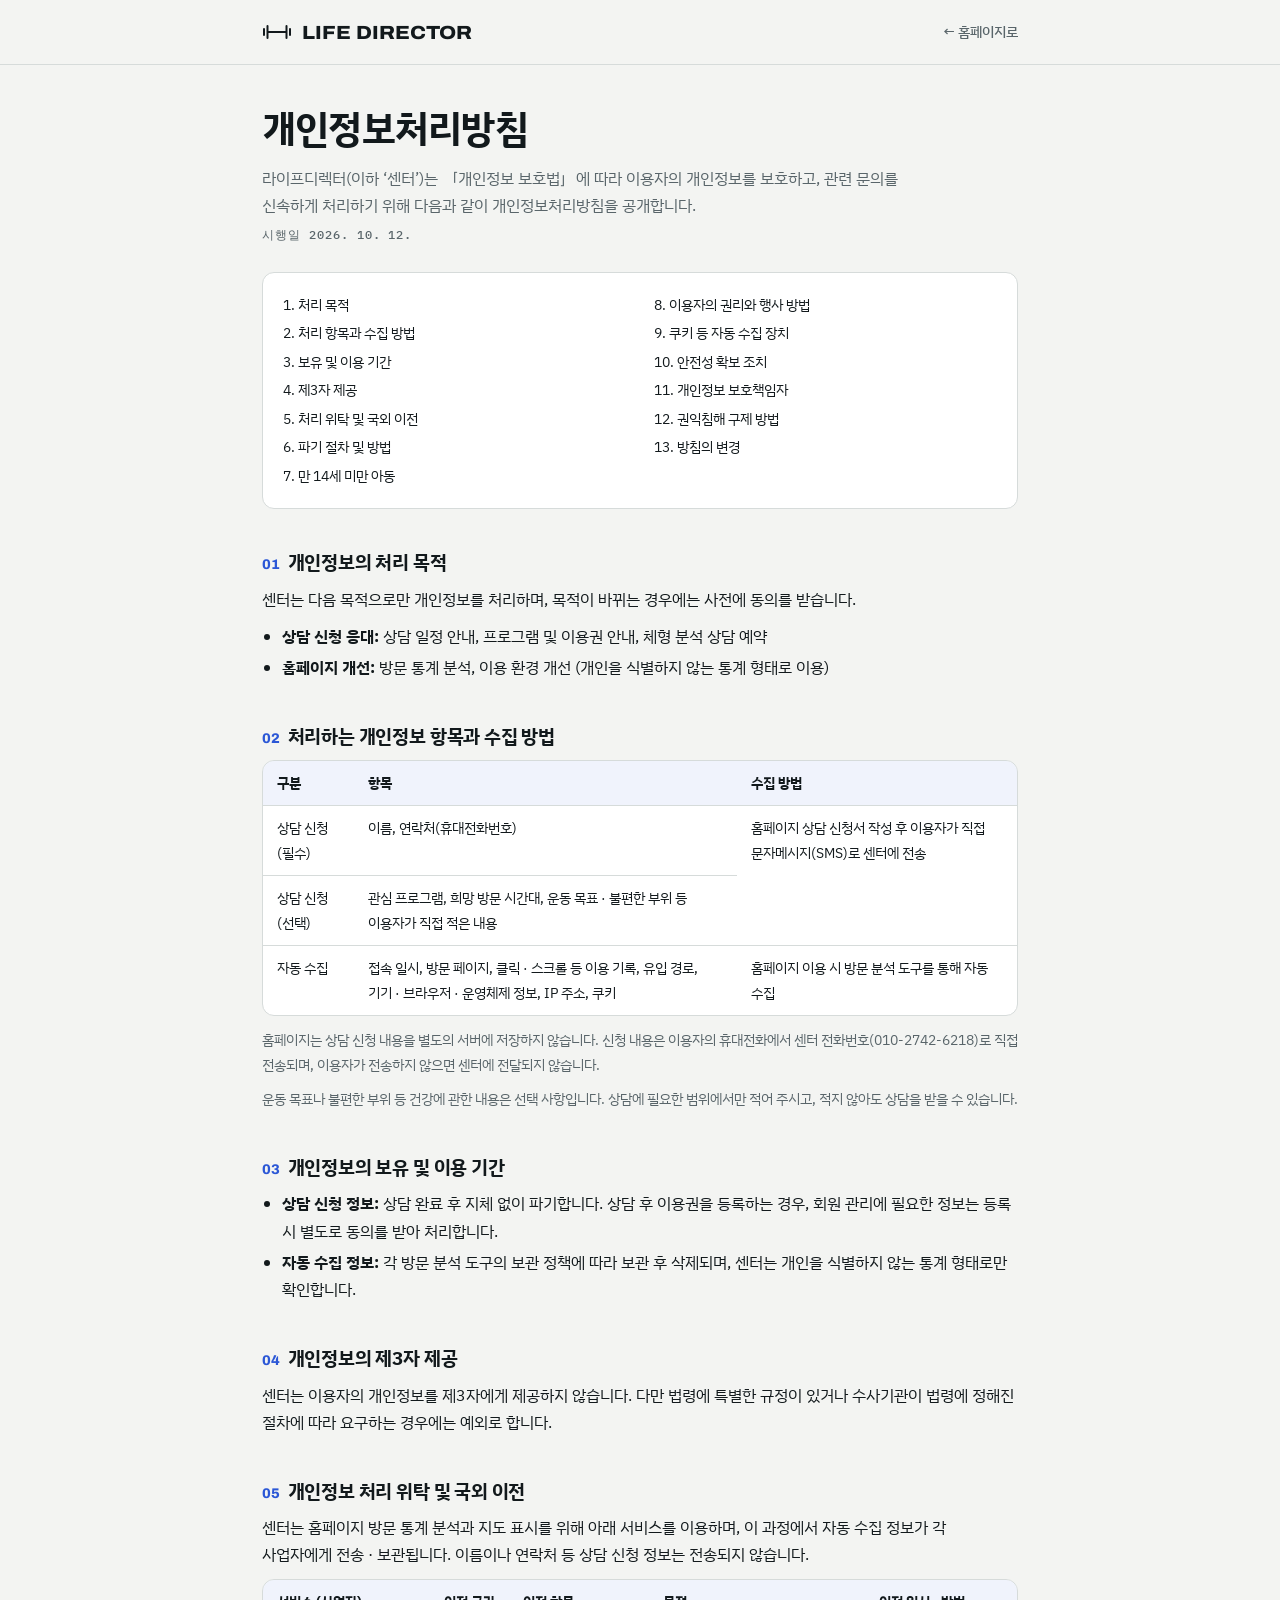
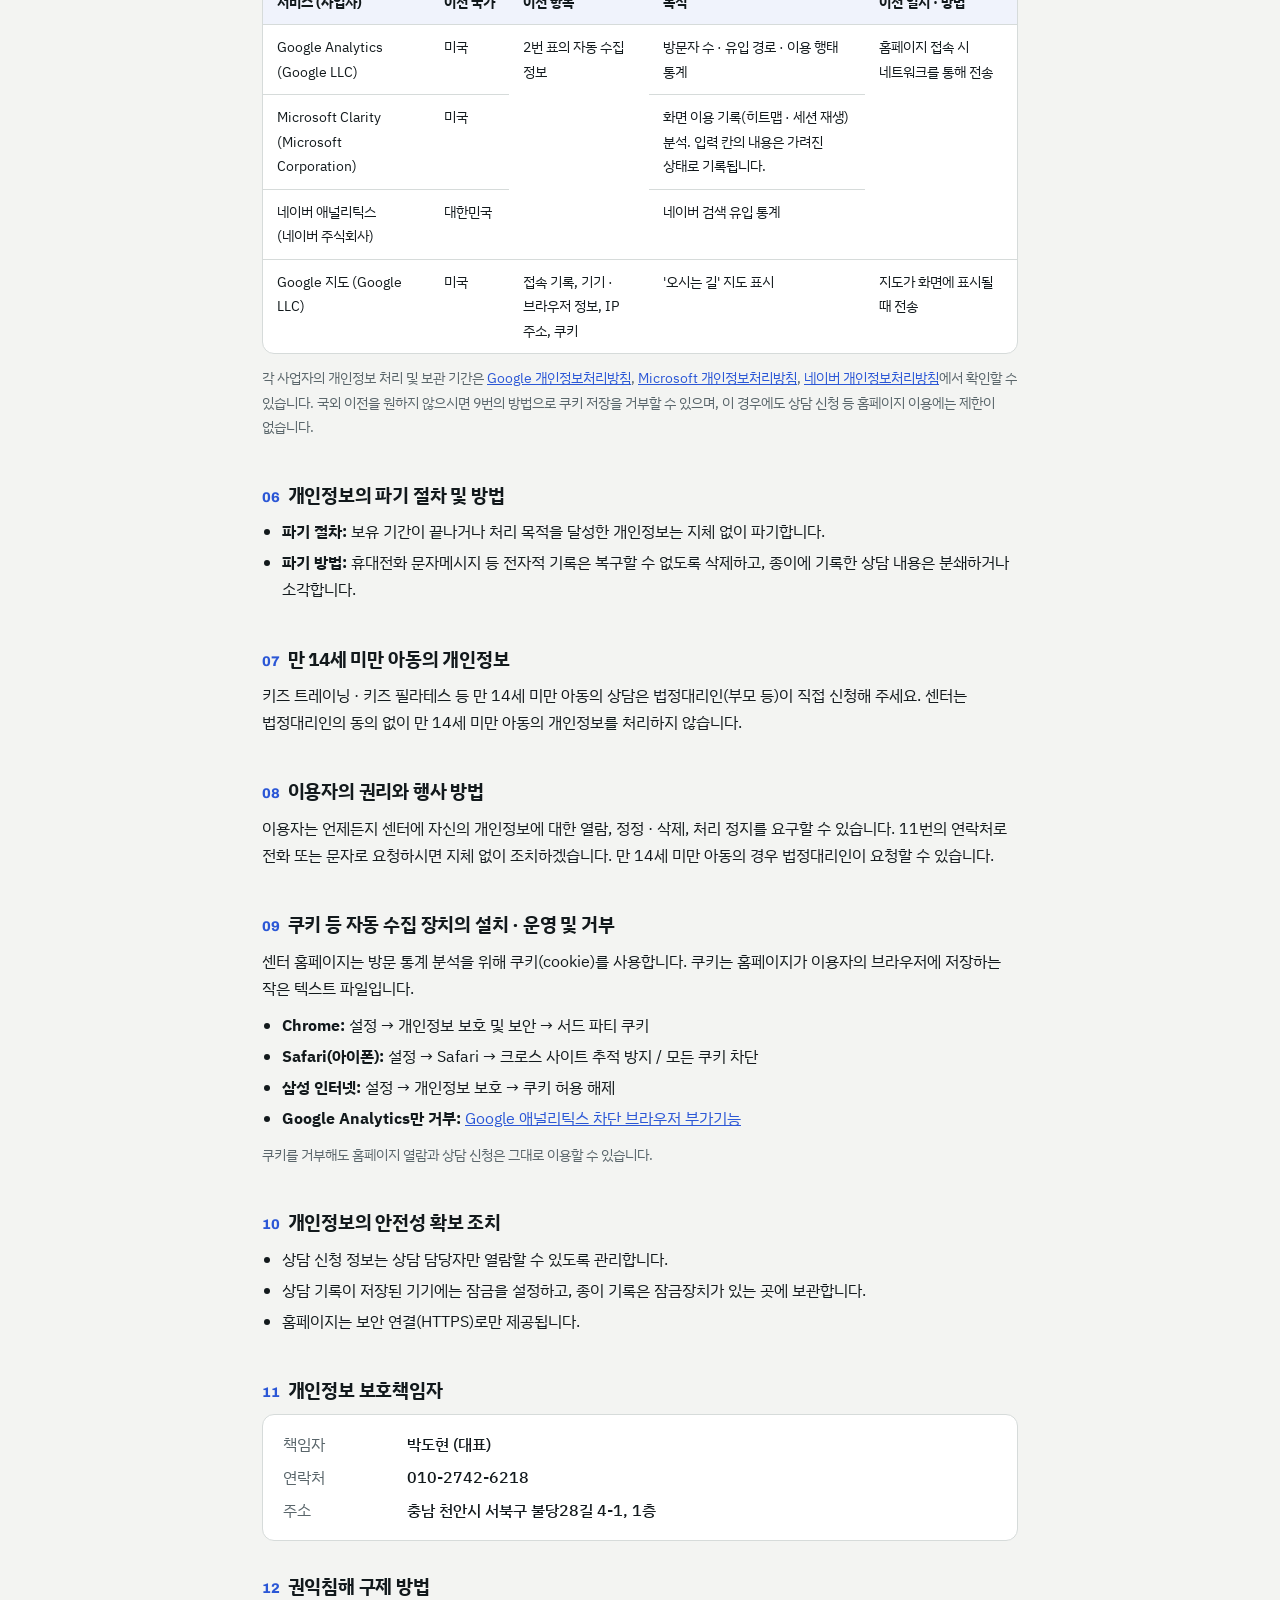
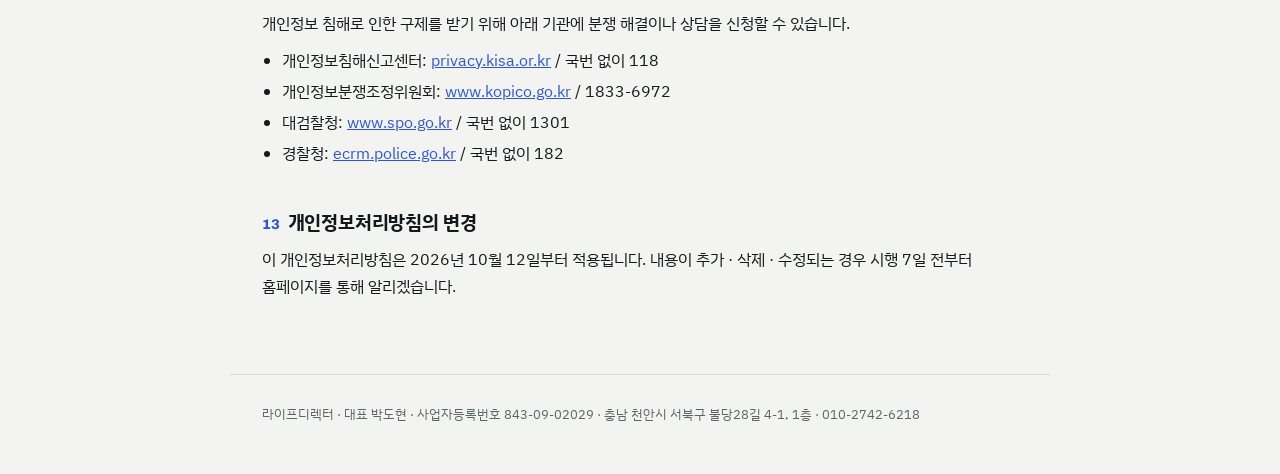
<file: privacy.html>
<!doctype html>
<html lang="ko">
<head>
<meta charset="utf-8">
<meta name="viewport" content="width=device-width, initial-scale=1, viewport-fit=cover">
<title>개인정보처리방침 | 라이프디렉터</title>
<meta name="description" content="라이프디렉터(천안 불당동 헬스 & 필라테스) 홈페이지 개인정보처리방침">
<link rel="canonical" href="https://lifedirector.kr/privacy.html">
<meta name="theme-color" content="#12191C">
<link rel="preconnect" href="https://fonts.googleapis.com">
<link rel="preconnect" href="https://fonts.gstatic.com" crossorigin>
<link rel="stylesheet" href="https://fonts.googleapis.com/css2?family=Archivo:wdth,wght@100..125,700..800&family=IBM+Plex+Mono:wght@500&family=IBM+Plex+Sans+KR:wght@400;500;700&display=swap">
<style>
/* Layout: 홈페이지와 같은 토큰, 읽기 폭 문서 */
:root {
  --bg: #F3F4F2; --surface: #FFFFFF; --ink: #12191C; --muted: #59656A; --line: #D6DBDA; --accent: #2B57D6; --soft: #E3E9FA;
  --f-display: "Archivo", "IBM Plex Sans KR", system-ui, sans-serif;
  --f-body: "IBM Plex Sans KR", "Apple SD Gothic Neo", "Malgun Gothic", system-ui, sans-serif;
  --f-mono: "IBM Plex Mono", ui-monospace, Menlo, monospace;
}
@media (prefers-color-scheme: dark) {
  :root:not([data-theme="light"]) { --bg: #0E1315; --surface: #161D20; --ink: #E8ECEB; --muted: #97A3A6; --line: #263135; --accent: #7D9BFF; --soft: #1B2547; color-scheme: dark; }
}
:root[data-theme="dark"] { --bg: #0E1315; --surface: #161D20; --ink: #E8ECEB; --muted: #97A3A6; --line: #263135; --accent: #7D9BFF; --soft: #1B2547; color-scheme: dark; }
* { box-sizing: border-box; }
body { margin: 0; background: var(--bg); color: var(--ink); font: 400 15.5px/1.75 var(--f-body); word-break: keep-all; -webkit-font-smoothing: antialiased; }
a { color: var(--accent); }
.hdr { border-bottom: 1px solid var(--line); background: var(--bg); }
.hdr .in, main, .ftr { max-width: 820px; margin-inline: auto; padding-inline: clamp(16px, 4vw, 32px); }
.hdr .in { display: flex; align-items: center; justify-content: space-between; gap: 16px; min-height: 64px; }
.logo { display: flex; align-items: center; gap: 10px; text-decoration: none; color: var(--ink); }
.logo b { font: 800 19px/1 var(--f-display); font-stretch: 112%; }
.back { font-size: 14px; font-weight: 500; color: var(--muted); text-decoration: none; }
.back:hover { color: var(--ink); }
main { padding-block: 40px 64px; }
h1 { font-size: clamp(28px, 5vw, 38px); line-height: 1.25; margin: 0 0 12px; letter-spacing: -0.02em; }
.lead { color: var(--muted); margin: 0 0 8px; max-width: 64ch; }
.date { font: 500 12px var(--f-mono); letter-spacing: .08em; color: var(--muted); }
.toc { margin: 28px 0 8px; padding: 18px 20px; background: var(--surface); border: 1px solid var(--line); border-radius: 12px; columns: 2; column-gap: 28px; font-size: 14px; }
.toc a { color: var(--ink); text-decoration: none; display: block; padding: 2px 0; break-inside: avoid; }
.toc a:hover { color: var(--accent); }
section { padding-top: 32px; }
h2 { font-size: 19px; line-height: 1.4; margin: 0 0 10px; letter-spacing: -0.01em; scroll-margin-top: 16px; }
h2 .n { font: 800 14px var(--f-display); color: var(--accent); margin-right: 8px; }
p, ul, ol { margin: 0 0 10px; }
ul, ol { padding-left: 20px; }
li { margin-bottom: 4px; }
.tbl { overflow-x: auto; border: 1px solid var(--line); border-radius: 12px; background: var(--surface); margin: 8px 0 12px; }
table { width: 100%; border-collapse: collapse; font-size: 14px; min-width: 560px; }
th, td { text-align: left; vertical-align: top; padding: 10px 14px; border-bottom: 1px solid var(--line); }
th { font-weight: 700; background: color-mix(in srgb, var(--soft) 55%, transparent); white-space: nowrap; }
tr:last-child td { border-bottom: 0; }
.note { font-size: 14px; color: var(--muted); }
.box { background: var(--surface); border: 1px solid var(--line); border-radius: 12px; padding: 16px 20px; }
.box dl { margin: 0; display: grid; grid-template-columns: 110px minmax(0, 1fr); gap: 6px 14px; }
.box dt { color: var(--muted); }
.box dd { margin: 0; font-weight: 500; }
.ftr { border-top: 1px solid var(--line); padding-block: 28px 48px; font-size: 13px; color: var(--muted); }
@media (max-width: 560px) { .toc { columns: 1; } }
</style>
</head>
<body>

<header class="hdr">
  <div class="in">
    <a class="logo" href="/">
      <svg width="30" height="22" viewBox="0 0 30 22" fill="none" aria-hidden="true"><g stroke="currentColor" stroke-width="2" stroke-linecap="round"><path d="M2 8v6M5.5 5v12M24.5 5v12M28 8v6M5.5 11h19"/></g></svg>
      <b>LIFE DIRECTOR</b>
    </a>
    <a class="back" href="/">&larr; 홈페이지로</a>
  </div>
</header>

<main>
  <h1>개인정보처리방침</h1>
  <p class="lead">라이프디렉터(이하 &lsquo;센터&rsquo;)는 「개인정보 보호법」에 따라 이용자의 개인정보를 보호하고, 관련 문의를 신속하게 처리하기 위해 다음과 같이 개인정보처리방침을 공개합니다.</p>
  <p class="date">시행일 2026. 10. 12.</p>

  <nav class="toc" aria-label="목차">
    <a href="#p1">1. 처리 목적</a>
    <a href="#p2">2. 처리 항목과 수집 방법</a>
    <a href="#p3">3. 보유 및 이용 기간</a>
    <a href="#p4">4. 제3자 제공</a>
    <a href="#p5">5. 처리 위탁 및 국외 이전</a>
    <a href="#p6">6. 파기 절차 및 방법</a>
    <a href="#p7">7. 만 14세 미만 아동</a>
    <a href="#p8">8. 이용자의 권리와 행사 방법</a>
    <a href="#p9">9. 쿠키 등 자동 수집 장치</a>
    <a href="#p10">10. 안전성 확보 조치</a>
    <a href="#p11">11. 개인정보 보호책임자</a>
    <a href="#p12">12. 권익침해 구제 방법</a>
    <a href="#p13">13. 방침의 변경</a>
  </nav>

  <section>
    <h2 id="p1"><span class="n">01</span>개인정보의 처리 목적</h2>
    <p>센터는 다음 목적으로만 개인정보를 처리하며, 목적이 바뀌는 경우에는 사전에 동의를 받습니다.</p>
    <ul>
      <li><b>상담 신청 응대:</b> 상담 일정 안내, 프로그램 및 이용권 안내, 체형 분석 상담 예약</li>
      <li><b>홈페이지 개선:</b> 방문 통계 분석, 이용 환경 개선 (개인을 식별하지 않는 통계 형태로 이용)</li>
    </ul>
  </section>

  <section>
    <h2 id="p2"><span class="n">02</span>처리하는 개인정보 항목과 수집 방법</h2>
    <div class="tbl">
      <table>
        <thead><tr><th>구분</th><th>항목</th><th>수집 방법</th></tr></thead>
        <tbody>
          <tr><td>상담 신청 (필수)</td><td>이름, 연락처(휴대전화번호)</td><td rowspan="2">홈페이지 상담 신청서 작성 후 이용자가 직접 문자메시지(SMS)로 센터에 전송</td></tr>
          <tr><td>상담 신청 (선택)</td><td>관심 프로그램, 희망 방문 시간대, 운동 목표 · 불편한 부위 등 이용자가 직접 적은 내용</td></tr>
          <tr><td>자동 수집</td><td>접속 일시, 방문 페이지, 클릭 · 스크롤 등 이용 기록, 유입 경로, 기기 · 브라우저 · 운영체제 정보, IP 주소, 쿠키</td><td>홈페이지 이용 시 방문 분석 도구를 통해 자동 수집</td></tr>
        </tbody>
      </table>
    </div>
    <p class="note">홈페이지는 상담 신청 내용을 별도의 서버에 저장하지 않습니다. 신청 내용은 이용자의 휴대전화에서 센터 전화번호(010-2742-6218)로 직접 전송되며, 이용자가 전송하지 않으면 센터에 전달되지 않습니다.</p>
    <p class="note">운동 목표나 불편한 부위 등 건강에 관한 내용은 선택 사항입니다. 상담에 필요한 범위에서만 적어 주시고, 적지 않아도 상담을 받을 수 있습니다.</p>
  </section>

  <section>
    <h2 id="p3"><span class="n">03</span>개인정보의 보유 및 이용 기간</h2>
    <ul>
      <li><b>상담 신청 정보:</b> 상담 완료 후 지체 없이 파기합니다. 상담 후 이용권을 등록하는 경우, 회원 관리에 필요한 정보는 등록 시 별도로 동의를 받아 처리합니다.</li>
      <li><b>자동 수집 정보:</b> 각 방문 분석 도구의 보관 정책에 따라 보관 후 삭제되며, 센터는 개인을 식별하지 않는 통계 형태로만 확인합니다.</li>
    </ul>
  </section>

  <section>
    <h2 id="p4"><span class="n">04</span>개인정보의 제3자 제공</h2>
    <p>센터는 이용자의 개인정보를 제3자에게 제공하지 않습니다. 다만 법령에 특별한 규정이 있거나 수사기관이 법령에 정해진 절차에 따라 요구하는 경우에는 예외로 합니다.</p>
  </section>

  <section>
    <h2 id="p5"><span class="n">05</span>개인정보 처리 위탁 및 국외 이전</h2>
    <p>센터는 홈페이지 방문 통계 분석과 지도 표시를 위해 아래 서비스를 이용하며, 이 과정에서 자동 수집 정보가 각 사업자에게 전송 · 보관됩니다. 이름이나 연락처 등 상담 신청 정보는 전송되지 않습니다.</p>
    <div class="tbl">
      <table>
        <thead><tr><th>서비스 (사업자)</th><th>이전 국가</th><th>이전 항목</th><th>목적</th><th>이전 일시 · 방법</th></tr></thead>
        <tbody>
          <tr><td>Google Analytics (Google LLC)</td><td>미국</td><td rowspan="3">2번 표의 자동 수집 정보</td><td>방문자 수 · 유입 경로 · 이용 행태 통계</td><td rowspan="3">홈페이지 접속 시 네트워크를 통해 전송</td></tr>
          <tr><td>Microsoft Clarity (Microsoft Corporation)</td><td>미국</td><td>화면 이용 기록(히트맵 · 세션 재생) 분석. 입력 칸의 내용은 가려진 상태로 기록됩니다.</td></tr>
          <tr><td>네이버 애널리틱스 (네이버 주식회사)</td><td>대한민국</td><td>네이버 검색 유입 통계</td></tr>
          <tr><td>Google 지도 (Google LLC)</td><td>미국</td><td>접속 기록, 기기 · 브라우저 정보, IP 주소, 쿠키</td><td>'오시는 길' 지도 표시</td><td>지도가 화면에 표시될 때 전송</td></tr>
        </tbody>
      </table>
    </div>
    <p class="note">각 사업자의 개인정보 처리 및 보관 기간은 <a href="https://policies.google.com/privacy?hl=ko" target="_blank" rel="noopener">Google 개인정보처리방침</a>, <a href="https://privacy.microsoft.com/ko-kr/privacystatement" target="_blank" rel="noopener">Microsoft 개인정보처리방침</a>, <a href="https://policy.naver.com/rules/privacy.html" target="_blank" rel="noopener">네이버 개인정보처리방침</a>에서 확인할 수 있습니다. 국외 이전을 원하지 않으시면 9번의 방법으로 쿠키 저장을 거부할 수 있으며, 이 경우에도 상담 신청 등 홈페이지 이용에는 제한이 없습니다.</p>
  </section>

  <section>
    <h2 id="p6"><span class="n">06</span>개인정보의 파기 절차 및 방법</h2>
    <ul>
      <li><b>파기 절차:</b> 보유 기간이 끝나거나 처리 목적을 달성한 개인정보는 지체 없이 파기합니다.</li>
      <li><b>파기 방법:</b> 휴대전화 문자메시지 등 전자적 기록은 복구할 수 없도록 삭제하고, 종이에 기록한 상담 내용은 분쇄하거나 소각합니다.</li>
    </ul>
  </section>

  <section>
    <h2 id="p7"><span class="n">07</span>만 14세 미만 아동의 개인정보</h2>
    <p>키즈 트레이닝 · 키즈 필라테스 등 만 14세 미만 아동의 상담은 법정대리인(부모 등)이 직접 신청해 주세요. 센터는 법정대리인의 동의 없이 만 14세 미만 아동의 개인정보를 처리하지 않습니다.</p>
  </section>

  <section>
    <h2 id="p8"><span class="n">08</span>이용자의 권리와 행사 방법</h2>
    <p>이용자는 언제든지 센터에 자신의 개인정보에 대한 열람, 정정 · 삭제, 처리 정지를 요구할 수 있습니다. 11번의 연락처로 전화 또는 문자로 요청하시면 지체 없이 조치하겠습니다. 만 14세 미만 아동의 경우 법정대리인이 요청할 수 있습니다.</p>
  </section>

  <section>
    <h2 id="p9"><span class="n">09</span>쿠키 등 자동 수집 장치의 설치 · 운영 및 거부</h2>
    <p>센터 홈페이지는 방문 통계 분석을 위해 쿠키(cookie)를 사용합니다. 쿠키는 홈페이지가 이용자의 브라우저에 저장하는 작은 텍스트 파일입니다.</p>
    <ul>
      <li><b>Chrome:</b> 설정 &rarr; 개인정보 보호 및 보안 &rarr; 서드 파티 쿠키</li>
      <li><b>Safari(아이폰):</b> 설정 &rarr; Safari &rarr; 크로스 사이트 추적 방지 / 모든 쿠키 차단</li>
      <li><b>삼성 인터넷:</b> 설정 &rarr; 개인정보 보호 &rarr; 쿠키 허용 해제</li>
      <li><b>Google Analytics만 거부:</b> <a href="https://tools.google.com/dlpage/gaoptout?hl=ko" target="_blank" rel="noopener">Google 애널리틱스 차단 브라우저 부가기능</a></li>
    </ul>
    <p class="note">쿠키를 거부해도 홈페이지 열람과 상담 신청은 그대로 이용할 수 있습니다.</p>
  </section>

  <section>
    <h2 id="p10"><span class="n">10</span>개인정보의 안전성 확보 조치</h2>
    <ul>
      <li>상담 신청 정보는 상담 담당자만 열람할 수 있도록 관리합니다.</li>
      <li>상담 기록이 저장된 기기에는 잠금을 설정하고, 종이 기록은 잠금장치가 있는 곳에 보관합니다.</li>
      <li>홈페이지는 보안 연결(HTTPS)로만 제공됩니다.</li>
    </ul>
  </section>

  <section>
    <h2 id="p11"><span class="n">11</span>개인정보 보호책임자</h2>
    <div class="box">
      <dl>
        <dt>책임자</dt><dd>박도현 (대표)</dd>
        <dt>연락처</dt><dd>010-2742-6218</dd>
        <dt>주소</dt><dd>충남 천안시 서북구 불당28길 4-1, 1층</dd>
      </dl>
    </div>
  </section>

  <section>
    <h2 id="p12"><span class="n">12</span>권익침해 구제 방법</h2>
    <p>개인정보 침해로 인한 구제를 받기 위해 아래 기관에 분쟁 해결이나 상담을 신청할 수 있습니다.</p>
    <ul>
      <li>개인정보침해신고센터: <a href="https://privacy.kisa.or.kr" target="_blank" rel="noopener">privacy.kisa.or.kr</a> / 국번 없이 118</li>
      <li>개인정보분쟁조정위원회: <a href="https://www.kopico.go.kr" target="_blank" rel="noopener">www.kopico.go.kr</a> / 1833-6972</li>
      <li>대검찰청: <a href="https://www.spo.go.kr" target="_blank" rel="noopener">www.spo.go.kr</a> / 국번 없이 1301</li>
      <li>경찰청: <a href="https://ecrm.police.go.kr" target="_blank" rel="noopener">ecrm.police.go.kr</a> / 국번 없이 182</li>
    </ul>
  </section>

  <section>
    <h2 id="p13"><span class="n">13</span>개인정보처리방침의 변경</h2>
    <p>이 개인정보처리방침은 2026년 10월 12일부터 적용됩니다. 내용이 추가 · 삭제 · 수정되는 경우 시행 7일 전부터 홈페이지를 통해 알리겠습니다.</p>
  </section>
</main>

<footer class="ftr">
  라이프디렉터 · 대표 박도현 · 사업자등록번호 843-09-02029 · 충남 천안시 서북구 불당28길 4-1, 1층 · 010-2742-6218
</footer>

<!-- 방문 분석: Google Analytics 4 -->
<script async src="https://www.googletagmanager.com/gtag/js?id=G-V7K4CBTXKR"></script>
<script>window.dataLayer=window.dataLayer||[];function gtag(){dataLayer.push(arguments);}
/* 자동화 브라우저(크롤러 · 봇)는 방문 기록에서 제외 */
window.LD_BOT=!!navigator.webdriver;
if(!window.LD_BOT){gtag('js',new Date());gtag('config','G-V7K4CBTXKR');}</script>
</body>
</html>
</file>
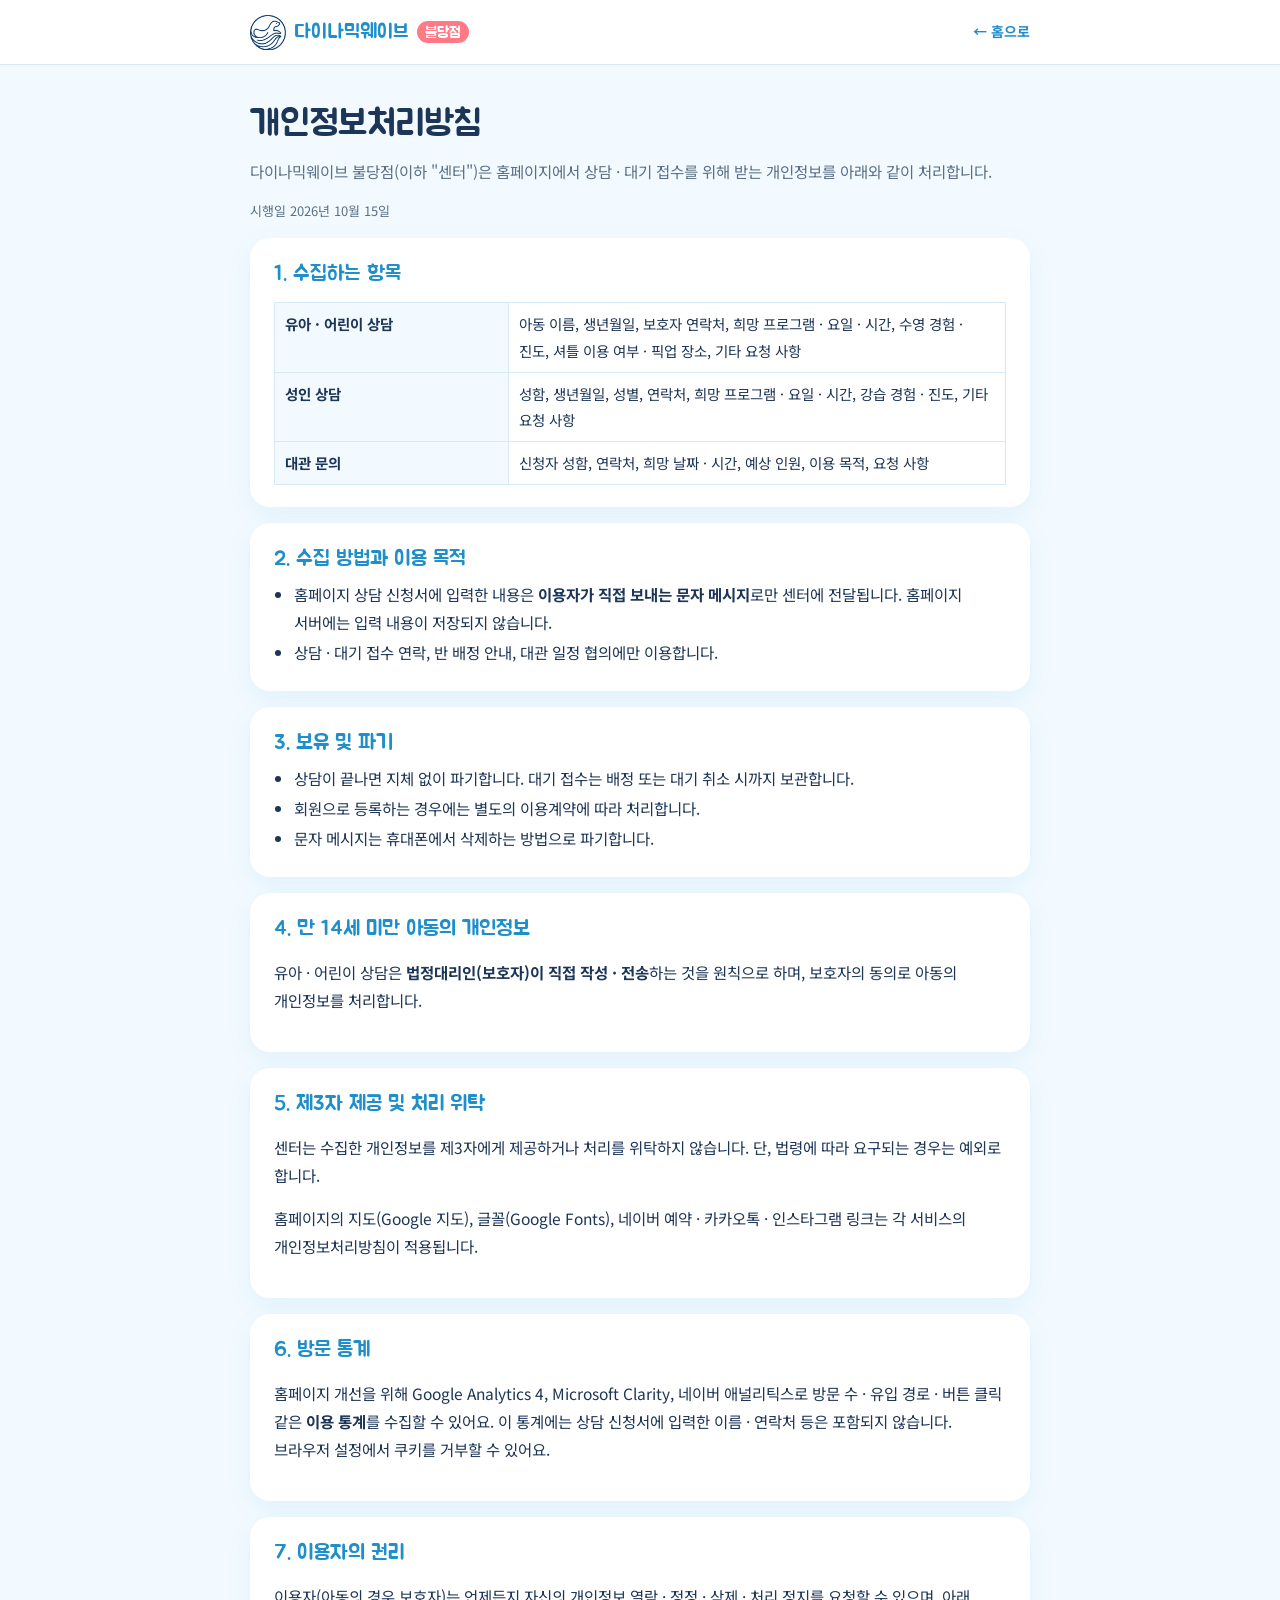
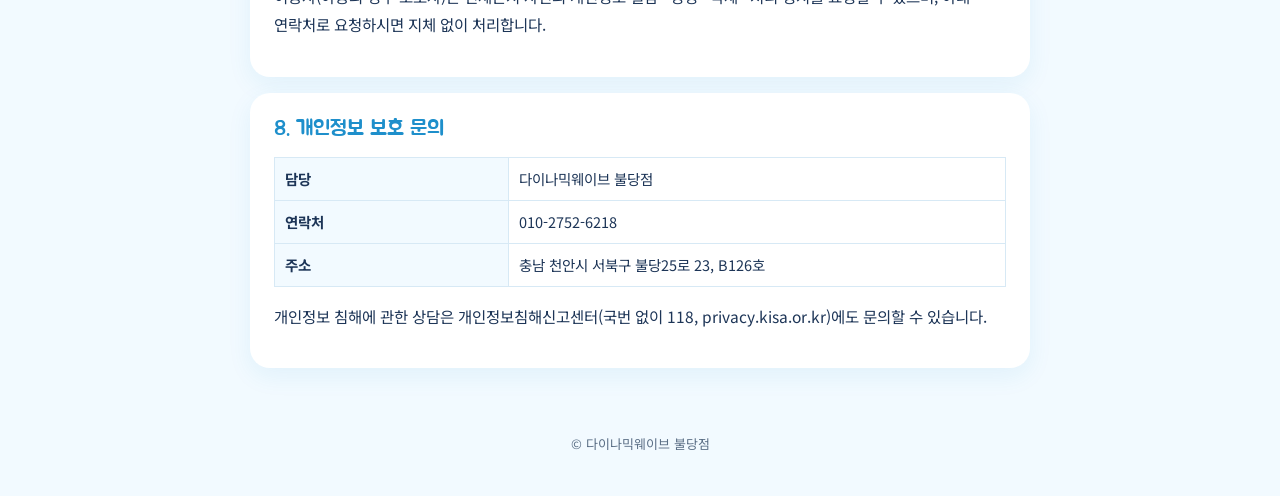
<file: dynamicwave/privacy.html>
<!doctype html>
<html lang="ko">
<head>
<meta charset="utf-8">
<meta name="viewport" content="width=device-width, initial-scale=1, viewport-fit=cover">
<title>개인정보처리방침 | 다이나믹웨이브 불당점</title>
<meta name="description" content="다이나믹웨이브 불당점(천안 불당동 키즈 & 성인 프라이빗 수영장) 홈페이지 개인정보처리방침">
<meta name="theme-color" content="#3BB8F0">
<link rel="icon" href="assets/logo-mark.png">
<link rel="preconnect" href="https://fonts.googleapis.com">
<link rel="preconnect" href="https://fonts.gstatic.com" crossorigin>
<link rel="stylesheet" href="https://fonts.googleapis.com/css2?family=Jua&family=Noto+Sans+KR:wght@400;500;700&display=swap">
<style>
/* 홈페이지와 같은 물빛 토큰, 읽기 폭 문서 */
:root { --bg: #F2FAFF; --card: #FFFFFF; --ink: #1D3557; --muted: #5B6F86; --line: #D7E9F5; --sky: #3BB8F0; --sky-d: #1E8FCB; --coral: #FF7A85;
  --head: 'Jua', 'Noto Sans KR', sans-serif; --body: 'Noto Sans KR', system-ui, -apple-system, sans-serif; }
* { box-sizing: border-box; }
body { margin: 0; background: var(--bg); color: var(--ink); font: 400 15.5px/1.8 var(--body); word-break: keep-all; }
a { color: var(--sky-d); }
.hdr { background: #fff; border-bottom: 1px solid var(--line); }
.in { max-width: 820px; margin: 0 auto; padding-inline: 20px; }
.hdr .in { display: flex; align-items: center; justify-content: space-between; gap: 12px; min-height: 64px; }
.logo { display: flex; align-items: center; gap: 8px; text-decoration: none; color: var(--sky-d); }
.logo img { width: 36px; height: 36px; object-fit: contain; }
.logo b { font: 400 20px/1 var(--head); }
.logo em { font: 400 15px/1 var(--head); font-style: normal; color: #fff; background: var(--coral); padding: 4px 8px 3px; border-radius: 999px; }
.back { font-size: 14px; font-weight: 700; text-decoration: none; }
main { padding-block: 36px 64px; }
h1 { font: 400 clamp(28px, 5vw, 36px)/1.3 var(--head); margin: 0 0 10px; }
.lead { color: var(--muted); margin: 0 0 6px; }
.date { font-size: 13px; color: var(--muted); }
section { background: var(--card); border-radius: 20px; padding: 22px 24px; margin-top: 16px; box-shadow: 0 8px 24px rgba(30,143,203,.08); }
h2 { font: 400 21px/1.35 var(--head); margin: 0 0 8px; color: var(--sky-d); }
ul { margin: 6px 0 0; padding-left: 20px; }
li { margin: 2px 0; }
table { width: 100%; border-collapse: collapse; font-size: 14.5px; margin-top: 6px; }
th, td { border: 1px solid var(--line); padding: 8px 10px; text-align: left; vertical-align: top; }
th { background: var(--bg); width: 32%; font-weight: 700; }
.tbl { overflow-x: auto; }
.ftr { text-align: center; font-size: 13px; color: var(--muted); padding-bottom: 40px; }
@media (max-width: 560px) { section { padding: 18px 16px; } th { width: 38%; } }
</style>
</head>
<body>
<header class="hdr"><div class="in">
  <a class="logo" href="./"><img src="assets/logo-mark.png" alt=""><b>다이나믹웨이브</b><em>불당점</em></a>
  <a class="back" href="./">← 홈으로</a>
</div></header>
<main class="in">
  <h1>개인정보처리방침</h1>
  <p class="lead">다이나믹웨이브 불당점(이하 "센터")은 홈페이지에서 상담 · 대기 접수를 위해 받는 개인정보를 아래와 같이 처리합니다.</p>
  <p class="date">시행일 2026년 10월 15일</p>

  <section>
    <h2>1. 수집하는 항목</h2>
    <div class="tbl"><table>
      <tr><th>유아 · 어린이 상담</th><td>아동 이름, 생년월일, 보호자 연락처, 희망 프로그램 · 요일 · 시간, 수영 경험 · 진도, 셔틀 이용 여부 · 픽업 장소, 기타 요청 사항</td></tr>
      <tr><th>성인 상담</th><td>성함, 생년월일, 성별, 연락처, 희망 프로그램 · 요일 · 시간, 강습 경험 · 진도, 기타 요청 사항</td></tr>
      <tr><th>대관 문의</th><td>신청자 성함, 연락처, 희망 날짜 · 시간, 예상 인원, 이용 목적, 요청 사항</td></tr>
    </table></div>
  </section>

  <section>
    <h2>2. 수집 방법과 이용 목적</h2>
    <ul>
      <li>홈페이지 상담 신청서에 입력한 내용은 <b>이용자가 직접 보내는 문자 메시지</b>로만 센터에 전달됩니다. 홈페이지 서버에는 입력 내용이 저장되지 않습니다.</li>
      <li>상담 · 대기 접수 연락, 반 배정 안내, 대관 일정 협의에만 이용합니다.</li>
    </ul>
  </section>

  <section>
    <h2>3. 보유 및 파기</h2>
    <ul>
      <li>상담이 끝나면 지체 없이 파기합니다. 대기 접수는 배정 또는 대기 취소 시까지 보관합니다.</li>
      <li>회원으로 등록하는 경우에는 별도의 이용계약에 따라 처리합니다.</li>
      <li>문자 메시지는 휴대폰에서 삭제하는 방법으로 파기합니다.</li>
    </ul>
  </section>

  <section>
    <h2>4. 만 14세 미만 아동의 개인정보</h2>
    <p>유아 · 어린이 상담은 <b>법정대리인(보호자)이 직접 작성 · 전송</b>하는 것을 원칙으로 하며, 보호자의 동의로 아동의 개인정보를 처리합니다.</p>
  </section>

  <section>
    <h2>5. 제3자 제공 및 처리 위탁</h2>
    <p>센터는 수집한 개인정보를 제3자에게 제공하거나 처리를 위탁하지 않습니다. 단, 법령에 따라 요구되는 경우는 예외로 합니다.</p>
    <p>홈페이지의 지도(Google 지도), 글꼴(Google Fonts), 네이버 예약 · 카카오톡 · 인스타그램 링크는 각 서비스의 개인정보처리방침이 적용됩니다.</p>
  </section>

  <section>
    <h2>6. 방문 통계</h2>
    <p>홈페이지 개선을 위해 Google Analytics 4, Microsoft Clarity, 네이버 애널리틱스로 방문 수 · 유입 경로 · 버튼 클릭 같은 <b>이용 통계</b>를 수집할 수 있어요. 이 통계에는 상담 신청서에 입력한 이름 · 연락처 등은 포함되지 않습니다. 브라우저 설정에서 쿠키를 거부할 수 있어요.</p>
  </section>

  <section>
    <h2>7. 이용자의 권리</h2>
    <p>이용자(아동의 경우 보호자)는 언제든지 자신의 개인정보 열람 · 정정 · 삭제 · 처리 정지를 요청할 수 있으며, 아래 연락처로 요청하시면 지체 없이 처리합니다.</p>
  </section>

  <section>
    <h2>8. 개인정보 보호 문의</h2>
    <div class="tbl"><table>
      <tr><th>담당</th><td>다이나믹웨이브 불당점</td></tr>
      <tr><th>연락처</th><td>010-2752-6218</td></tr>
      <tr><th>주소</th><td>충남 천안시 서북구 불당25로 23, B126호</td></tr>
    </table></div>
    <p>개인정보 침해에 관한 상담은 개인정보침해신고센터(국번 없이 118, privacy.kisa.or.kr)에도 문의할 수 있습니다.</p>
  </section>
</main>
<footer class="ftr">© 다이나믹웨이브 불당점</footer>
</body>
</html>
</file>
<file: dynamicwave/style.css>
/* 다이나믹웨이브 불당점 — 키즈 메인: 하늘색 물빛 + 햇살 노랑 + 코랄 포인트, 둥근 Jua 제목 */
:root {
  --sky: #3BB8F0;
  --sky-d: #1E8FCB;
  --sky-l: #E6F7FF;
  --aqua: #4FD6C2;
  --sun: #FFD54F;
  --coral: #FF7A85;
  --grape: #9B8CFF;
  --ink: #1D3557;
  --muted: #5B6F86;
  --line: #D7E9F5;
  --bg: #FFFFFF;
  --tint: #F2FAFF;
  --card: #FFFFFF;
  --open: #2BB673;
  --few: #FF9F1C;
  --full: #A3B1C2;
  --c-five: #FFB547;
  --c-baby: #FF8FA3;
  --c-elem: #3BB8F0;
  --c-private: #9B8CFF;
  --c-adult: #2EC4A6;
  --radius: 22px;
  --shadow: 0 10px 30px rgba(30, 143, 203, .12);
  --head: 'Jua', 'Noto Sans KR', sans-serif;
  --body: 'Noto Sans KR', system-ui, -apple-system, sans-serif;
}
* { box-sizing: border-box; }
[hidden] { display: none !important; }
html { scroll-behavior: smooth; scroll-padding-top: 76px; -webkit-text-size-adjust: 100%; }
body { margin: 0; font-family: var(--body); color: var(--ink); background: var(--bg); line-height: 1.65; word-break: keep-all; overflow-x: hidden; }
img { max-width: 100%; display: block; }
a { color: inherit; }
h1, h2, h3 { font-family: var(--head); font-weight: 400; line-height: 1.3; margin: 0; letter-spacing: -.01em; }
.wrap { max-width: 1160px; margin: 0 auto; padding: 0 20px; }
.wrap.narrow { max-width: 760px; }
.pc { display: none; }
@media (min-width: 860px) { .pc { display: inline; } }
small { color: var(--muted); }
code { background: var(--sky-l); padding: 1px 6px; border-radius: 6px; font-size: .9em; }

/* buttons */
.btn { display: inline-flex; align-items: center; justify-content: center; gap: 6px; padding: 14px 24px; border-radius: 999px; font: 700 16px/1 var(--body); text-decoration: none; border: 0; cursor: pointer; transition: transform .15s, box-shadow .15s, background .15s; }
.btn:active { transform: scale(.97); }
.btn-main { background: var(--coral); color: #fff; box-shadow: 0 6px 0 #E35562; }
.btn-main:hover { transform: translateY(-2px); box-shadow: 0 8px 0 #E35562; }
.btn-sub { background: #fff; color: var(--sky-d); box-shadow: inset 0 0 0 2px var(--sky); }
.btn-ghost { background: transparent; color: var(--muted); }
.btn.block { width: 100%; padding: 18px; font-size: 17px; }
.mini { padding: 9px 14px; border-radius: 12px; border: 0; background: var(--sky); color: #fff; font: 700 14px/1 var(--body); cursor: pointer; white-space: nowrap; }

/* ribbon */
.ribbon { display: flex; align-items: center; justify-content: center; gap: 10px; padding: 9px 16px; background: var(--sun); color: var(--ink); text-decoration: none; font-weight: 700; font-size: 14px; text-align: center; }
.ribbon-tag { background: var(--coral); color: #fff; border-radius: 999px; padding: 2px 10px; font-size: 12px; white-space: nowrap; }
.ribbon-go { white-space: nowrap; color: var(--sky-d); }

/* header */
.top { position: sticky; top: 0; z-index: 50; background: rgba(255,255,255,.92); backdrop-filter: blur(10px); border-bottom: 1px solid var(--line); }
.top-in { display: flex; align-items: center; justify-content: space-between; height: 64px; }
.logo { display: flex; align-items: center; gap: 8px; text-decoration: none; }
.logo-mark { width: 40px; height: 41px; object-fit: contain; }
.logo-mark.inv { filter: brightness(0) invert(1); }
.logo-txt { display: flex; flex-direction: column; line-height: 1.1; }
.logo-txt b { font-family: var(--head); font-weight: 400; font-size: 21px; color: var(--sky-d); }
.logo-txt small { font-size: 11px; letter-spacing: .04em; }
.nav { display: flex; gap: 4px; align-items: center; }
.nav a { padding: 8px 12px; border-radius: 999px; text-decoration: none; font-weight: 500; font-size: 15px; }
.nav a:hover { background: var(--sky-l); }
.nav .nav-cta { background: var(--coral); color: #fff; font-weight: 700; margin-left: 6px; }
.menu-btn { display: none; width: 44px; height: 44px; border: 0; background: var(--sky-l); border-radius: 14px; flex-direction: column; align-items: center; justify-content: center; gap: 5px; cursor: pointer; }
.menu-btn span { width: 20px; height: 2.5px; background: var(--sky-d); border-radius: 2px; transition: .2s; }
@media (max-width: 920px) {
  .menu-btn { display: flex; }
  .nav { position: absolute; top: 64px; left: 0; right: 0; flex-direction: column; align-items: stretch; background: #fff; padding: 10px 16px 18px; border-bottom: 1px solid var(--line); box-shadow: var(--shadow); display: none; }
  .nav.open { display: flex; }
  .nav a { padding: 13px 14px; font-size: 16px; }
  .nav .nav-cta { margin: 6px 0 0; text-align: center; }
  .menu-btn[aria-expanded="true"] span:nth-child(1) { transform: translateY(7.5px) rotate(45deg); }
  .menu-btn[aria-expanded="true"] span:nth-child(2) { opacity: 0; }
  .menu-btn[aria-expanded="true"] span:nth-child(3) { transform: translateY(-7.5px) rotate(-45deg); }
}

/* hero */
.hero { position: relative; background: linear-gradient(180deg, #DFF4FF 0%, #BDE9FF 60%, #9EDCFB 100%); overflow: hidden; padding: 56px 0 120px; }
.hero-in { display: grid; grid-template-columns: 1.1fr .9fr; gap: 24px; align-items: center; position: relative; z-index: 2; }
.pill { display: inline-block; background: #fff; color: var(--sky-d); font-weight: 700; font-size: 14px; padding: 6px 14px; border-radius: 999px; margin: 0 0 16px; box-shadow: var(--shadow); }
.hero h1 { font-size: clamp(36px, 6vw, 60px); }
.hl { color: var(--coral); background: linear-gradient(transparent 62%, rgba(255,213,79,.8) 62%); padding: 0 4px; }
.lead { font-size: 17px; color: #2F4A6B; margin: 18px 0 0; max-width: 34em; }
.lead2 { margin: 6px 0 26px; }
.lead .ln { display: block; }
@media (max-width: 640px) { .lead .ln { display: inline; } }
.prog-note { margin: 12px 0 0 !important; font-size: 13px !important; color: #17977F !important; font-weight: 700; }
.hero-btns { display: flex; gap: 12px; flex-wrap: wrap; }
.hero-points { list-style: none; padding: 0; margin: 30px 0 0; display: flex; gap: 12px; flex-wrap: wrap; }
.hero-points li { background: rgba(255,255,255,.75); border-radius: 18px; padding: 10px 18px; display: flex; flex-direction: column; line-height: 1.25; }
.hero-points b { font-family: var(--head); font-weight: 400; font-size: 22px; color: var(--sky-d); }
.hero-points span { font-size: 13px; color: var(--muted); }
.hero-art { position: relative; height: 380px; }
.sun { position: absolute; right: 6%; top: 0; width: 110px; height: 110px; border-radius: 50%; background: radial-gradient(circle, #FFE58A 0 55%, rgba(255,213,79,.35) 56% 100%); animation: pulse 4s ease-in-out infinite; }
.hero-seal { position: absolute; left: 8%; top: 70px; width: 78%; height: 270px; animation: bob 3.2s ease-in-out infinite; filter: drop-shadow(0 16px 18px rgba(30,143,203,.25)); }
.hero-duck { position: absolute; right: 2%; bottom: 10px; width: 100px; height: 80px; animation: bob 2.6s ease-in-out infinite reverse; }
.speech { position: absolute; left: 0; top: 40px; background: #fff; border-radius: 20px; padding: 10px 16px; font-family: var(--head); font-size: 19px; color: var(--sky-d); box-shadow: var(--shadow); animation: bob 3.2s ease-in-out infinite; }
.speech::after { content: ''; position: absolute; right: 22px; bottom: -10px; border: 10px solid transparent; border-top-color: #fff; border-bottom: 0; }
.waves { position: absolute; bottom: -1px; left: 0; width: 100%; height: 110px; z-index: 1; }
.waves .w1 { fill: rgba(255,255,255,.55); animation: drift 7s ease-in-out infinite alternate; }
.waves .w2 { fill: #fff; animation: drift 5s ease-in-out infinite alternate-reverse; }
.bubbles i { position: absolute; bottom: -30px; border-radius: 50%; background: rgba(255,255,255,.6); box-shadow: inset -3px -3px 0 rgba(59,184,240,.2); animation: rise 9s linear infinite; }
.bubbles i:nth-child(1) { left: 6%; width: 18px; height: 18px; animation-delay: 0s; }
.bubbles i:nth-child(2) { left: 18%; width: 10px; height: 10px; animation-delay: 2s; }
.bubbles i:nth-child(3) { left: 34%; width: 24px; height: 24px; animation-delay: 4s; }
.bubbles i:nth-child(4) { left: 52%; width: 12px; height: 12px; animation-delay: 1s; }
.bubbles i:nth-child(5) { left: 68%; width: 20px; height: 20px; animation-delay: 5s; }
.bubbles i:nth-child(6) { left: 82%; width: 14px; height: 14px; animation-delay: 3s; }
.bubbles i:nth-child(7) { left: 93%; width: 22px; height: 22px; animation-delay: 6s; }
@keyframes bob { 50% { transform: translateY(-12px); } }
@keyframes pulse { 50% { transform: scale(1.06); } }
@keyframes drift { to { transform: translateX(-60px); } }
@keyframes rise { to { transform: translateY(-110vh); opacity: 0; } }
@media (prefers-reduced-motion: reduce) { *, *::before, *::after { animation: none !important; transition: none !important; } html { scroll-behavior: auto; } }
@media (max-width: 860px) {
  .hero { padding: 32px 0 100px; }
  .hero-in { grid-template-columns: 1fr; }
  .hero-art { height: 230px; order: -1; }
  .hero-seal { left: 18%; top: 30px; width: 60%; height: 190px; }
  .sun { width: 72px; height: 72px; }
  .speech { font-size: 16px; top: 10px; }
  .hero-duck { width: 70px; height: 56px; }
}

/* sections */
.sec { padding: 84px 0; }
.sec.tint { background: var(--tint); }
.sec-head { text-align: center; margin-bottom: 40px; }
.eyebrow { display: inline-block; margin: 0 0 10px; font: 700 13px/1 var(--body); letter-spacing: .14em; color: var(--sky-d); background: var(--sky-l); padding: 7px 12px; border-radius: 999px; }
.sec h2 { font-size: clamp(28px, 4.2vw, 40px); }
.sec-sub { color: var(--muted); margin: 14px auto 0; max-width: 40em; }
@media (max-width: 640px) { .sec { padding: 60px 0; } .sec-head { margin-bottom: 28px; } }

/* why */
.why-grid { display: grid; grid-template-columns: repeat(4, 1fr); gap: 18px; }
.why { border-radius: var(--radius); padding: 26px 22px; background: var(--card); box-shadow: var(--shadow); position: relative; overflow: hidden; }
.why::before { content: ''; position: absolute; right: -30px; top: -30px; width: 100px; height: 100px; border-radius: 50%; opacity: .18; }
.why.c1::before { background: var(--sky); } .why.c2::before { background: var(--sun); } .why.c3::before { background: var(--coral); } .why.c4::before { background: var(--aqua); }
.why-ico { font-size: 34px; margin-bottom: 10px; }
.why h3 { font-size: 22px; margin-bottom: 8px; }
.why p { margin: 0; color: var(--muted); font-size: 15px; }
@media (max-width: 960px) { .why-grid { grid-template-columns: repeat(2, 1fr); } }
@media (max-width: 520px) { .why-grid { grid-template-columns: 1fr; } }

/* all care */
.allcare { background: linear-gradient(180deg, #fff, #FFF9EC); }
.care-flow { list-style: none; margin: 0; padding: 0; display: grid; grid-template-columns: repeat(7, 1fr); gap: 10px; counter-reset: cf; }
.care-flow li { position: relative; background: #fff; border-radius: 20px; padding: 18px 10px 16px; text-align: center; display: flex; flex-direction: column; align-items: center; gap: 4px; box-shadow: var(--shadow); counter-increment: cf; }
.care-flow li::before { content: counter(cf); position: absolute; top: -10px; left: 50%; transform: translateX(-50%); width: 24px; height: 24px; border-radius: 50%; background: var(--sun); font: 400 14px/24px var(--head); color: var(--ink); }
.care-flow li:not(:last-child)::after { content: '›'; position: absolute; right: -9px; top: 50%; transform: translateY(-50%); color: #F2B84B; font: 700 20px/1 var(--body); z-index: 1; }
.cf-ico { font-size: 32px; line-height: 1.2; }
.care-flow b { font-size: 15px; line-height: 1.3; }
.care-flow small { font-size: 12px; line-height: 1.4; }
.care-flow .cf-arrive { background: #EAF7FE; }
.care-flow .cf-main { background: var(--sky); color: #fff; }
.care-flow .cf-main small { color: rgba(255,255,255,.9); }
.care-flow .cf-done { background: #FFF1DC; }
.care-notes { display: flex; flex-wrap: wrap; justify-content: center; gap: 10px; margin-top: 22px; }
.care-pill { margin: 0; background: #fff; border: 2px solid #FFE3A3; border-radius: 999px; padding: 10px 18px; font-size: 14.5px; text-align: center; }
.care-scope { border-color: #BDEDE2; }
.care-scope span { color: var(--muted); font-size: 13px; }
.li-care { background: #FFF1DC !important; color: #A35F00; font-weight: 700; }
.prog-note.muted { color: var(--muted) !important; font-weight: 400; margin-top: 4px !important; }
@media (max-width: 1000px) { .care-flow { grid-template-columns: repeat(4, 1fr); row-gap: 20px; } .care-flow li:nth-child(4)::after { display: none; } }
@media (max-width: 560px) {
  .care-flow { grid-template-columns: 1fr; gap: 10px; }
  .care-flow li { flex-direction: row; text-align: left; padding: 12px 14px 12px 44px; gap: 10px; flex-wrap: wrap; }
  .care-flow li::before { top: 50%; left: 12px; transform: translateY(-50%); }
  .care-flow li:not(:last-child)::after { content: '⌄'; right: auto; left: 18px; top: auto; bottom: -14px; transform: none; font-size: 16px; }
  .care-flow li:nth-child(4)::after { display: block; }
  .cf-ico { font-size: 24px; }
  .care-flow b { font-size: 15px; }
  .care-flow small { flex-basis: 100%; margin-left: 34px; margin-top: -6px; }
  .care-pill { border-radius: 16px; }
}

/* program */
.prog-grid { display: grid; grid-template-columns: repeat(4, 1fr); gap: 18px; }
.prog { background: #fff; border-radius: var(--radius); padding: 26px 22px; border-top: 8px solid var(--c); box-shadow: var(--shadow); }
.t-five { --c: var(--c-five); } .t-baby { --c: var(--c-baby); } .t-elem { --c: var(--c-elem); } .t-private { --c: var(--c-private); } .t-adult { --c: var(--c-adult); }
.prog-age { display: inline-block; font-size: 13px; font-weight: 700; color: #fff; background: var(--c); padding: 4px 10px; border-radius: 999px; }
.prog h3 { font-size: 26px; margin: 12px 0 8px; }
.prog p { margin: 0 0 14px; color: var(--muted); font-size: 15px; }
.prog ul { list-style: none; padding: 0; margin: 0; display: flex; flex-wrap: wrap; gap: 6px; }
.prog li { font-size: 13px; background: var(--tint); border-radius: 8px; padding: 4px 9px; }
.steps { list-style: none; padding: 0; margin: 36px 0 0; display: flex; flex-wrap: wrap; justify-content: center; gap: 10px; counter-reset: s; }
.steps li { background: #fff; border-radius: 999px; padding: 8px 16px 8px 8px; font-weight: 500; display: flex; align-items: center; gap: 8px; box-shadow: var(--shadow); }
.steps span { width: 28px; height: 28px; border-radius: 50%; background: var(--sun); display: grid; place-items: center; font-family: var(--head); }
@media (max-width: 960px) { .prog-grid { grid-template-columns: repeat(2, 1fr); } }
@media (max-width: 520px) { .prog-grid { grid-template-columns: 1fr; } }

/* special */
.special { padding: 56px 0 24px; }
.sp-card { background: linear-gradient(135deg, #FFF6D6, #FFE7EA); border-radius: 28px; padding: 32px; border: 3px dashed var(--sun); position: relative; }
.sp-badge { display: inline-block; background: var(--coral); color: #fff; font-weight: 700; font-size: 13px; padding: 5px 12px; border-radius: 999px; }
.sp-head h2 { font-size: clamp(26px, 4vw, 36px); margin: 10px 0 4px; }
.sp-period { font-weight: 700; color: var(--sky-d); margin: 0; }
.sp-desc { color: var(--muted); margin: 6px 0 0; }
.sp-list { display: flex; flex-direction: column; gap: 12px; margin-top: 22px; }
.sp-part { display: grid; grid-template-columns: 130px 1fr 1fr; gap: 12px; align-items: stretch; }
.sp-when { display: flex; flex-direction: column; justify-content: center; align-items: center; background: var(--coral); color: #fff; border-radius: 18px; padding: 12px 8px; text-align: center; }
.sp-when b { font-family: var(--head); font-weight: 400; font-size: 30px; line-height: 1.1; }
.sp-when span { font-size: 14px; font-weight: 700; font-variant-numeric: tabular-nums; }
.sp-item { background: #fff; border-radius: 18px; padding: 16px 18px; display: flex; flex-direction: column; gap: 6px; box-shadow: 0 6px 16px rgba(255,122,133,.12); border-top: 5px solid var(--pc); min-width: 0; }
.sp-item.pool-1 { --pc: #3BB8F0; } .sp-item.pool-2 { --pc: #2EC4A6; }
.sp-pool { font-family: var(--head); font-size: 20px; color: var(--pc); }
.sp-item .tg { color: var(--muted); font-size: 14px; }
.sp-item .badge { align-self: flex-start; }
.sp-item .mini { margin-top: 6px; align-self: flex-start; }
.sp-item.is-full .mini { background: var(--full); }
@media (max-width: 640px) {
  .sp-part { grid-template-columns: 1fr 1fr; gap: 8px; }
  .sp-when { grid-column: 1 / -1; flex-direction: row; justify-content: flex-start; gap: 10px; padding: 8px 14px; border-radius: 14px; }
  .sp-when b { font-size: 22px; }
  .sp-item { padding: 12px; }
  .sp-pool { font-size: 17px; }
  .sp-item .tg { font-size: 13px; }
  .sp-item .mini { font-size: 13px; padding: 8px 10px; }
}
.sp-note { margin: 18px 0 0; background: rgba(255,255,255,.75); border-radius: 16px; padding: 14px 18px; font-size: 14px; color: #4A5D72; }
.sp-note-head { margin: 0 0 6px; font-weight: 700; color: var(--ink); }
.sp-note-head span { font-weight: 400; font-size: 12.5px; color: var(--muted); margin-left: 4px; }
.sp-note ul { margin: 0; padding-left: 20px; display: flex; flex-direction: column; gap: 3px; }
@media (max-width: 640px) { .sp-card { padding: 22px 18px; } }

/* seats */
.seat { display: inline-block; width: 10px; height: 10px; border-radius: 50%; margin-right: 6px; vertical-align: middle; }
.seat.new { background: var(--sky); } .seat.open { background: var(--open); } .seat.few { background: var(--few); } .seat.full { background: var(--full); }
.badge { display: inline-flex; align-items: center; gap: 4px; font-size: 12px; font-weight: 700; padding: 3px 9px; border-radius: 999px; white-space: nowrap; }
.badge.new { background: var(--sky-l); color: var(--sky-d); }
.badge.open { background: #E3F7EC; color: #178A52; }
.badge.few { background: #FFF0DB; color: #C46A00; }
.badge.full { background: #EEF1F5; color: #6B7A8C; }

/* timetable */
.tt-tools { display: flex; justify-content: space-between; align-items: center; gap: 12px; flex-wrap: wrap; }
.chips { display: flex; gap: 8px; flex-wrap: wrap; }
.chips button { border: 2px solid var(--line); background: #fff; border-radius: 999px; padding: 8px 14px; font: 500 14px/1 var(--body); color: var(--ink); cursor: pointer; display: inline-flex; align-items: center; gap: 6px; }
.chips button[aria-pressed="true"] { border-color: var(--sky); background: var(--sky); color: #fff; }
.dot { width: 10px; height: 10px; border-radius: 50%; background: var(--c); display: inline-block; }
.switch { display: inline-flex; align-items: center; gap: 8px; font-size: 14px; font-weight: 500; cursor: pointer; user-select: none; }
.switch input { position: absolute; opacity: 0; }
.switch span { width: 42px; height: 24px; border-radius: 999px; background: var(--line); position: relative; transition: .2s; }
.switch span::after { content: ''; position: absolute; left: 3px; top: 3px; width: 18px; height: 18px; border-radius: 50%; background: #fff; transition: .2s; box-shadow: 0 1px 3px rgba(0,0,0,.2); }
.switch input:checked + span { background: var(--open); }
.switch input:checked + span::after { left: 21px; }
.switch input:focus-visible + span { outline: 3px solid var(--sky); outline-offset: 2px; }

/* 상태 색: 여유(초록) · 임박(주황) · 마감(회색 빗금 + 빨간 도장) · 신규(하늘 점선) */
.st-open { --sb: #E9F8F0; --sl: #2BB673; --st: #178A52; }
.st-few  { --sb: #FFF1DC; --sl: #FF8A00; --st: #C25E00; }
.st-full { --sb: #EEF1F5; --sl: #B4BFCC; --st: #E5484D; }
.st-new  { --sb: #F2FAFF; --sl: #7CCBF2; --st: #1E8FCB; }
.tt-legend { display: flex; gap: 14px; flex-wrap: wrap; font-size: 13px; color: var(--muted); margin: 16px 0 14px; align-items: center; }
.lg { display: inline-flex; align-items: center; gap: 6px; }
.lg i { font-style: normal; font-weight: 700; font-size: 12px; padding: 3px 8px; border-radius: 8px; background: var(--sb); color: var(--st); border: 2px solid var(--sl); }
.lg.st-few i { background: var(--sl); color: #fff; }
.lg.st-full i { background: #fff; border-color: var(--st); }
.lg.lg-wait i { background: #E5484D; color: #fff; border-color: #E5484D; border-radius: 999px; }
.lg.lg-empty i { background: transparent; color: #6F8DA8; border: 1.5px dashed #C9D6E2; }
.tt-updated { margin-left: auto; font-weight: 700; color: var(--sky-d); }

.pools { display: grid; grid-template-columns: 1fr 1fr; gap: 16px; }
.pool { background: #fff; border-radius: var(--radius); box-shadow: var(--shadow); overflow: hidden; min-width: 0; }
.pool-head { display: flex; align-items: baseline; justify-content: center; gap: 8px; padding: 14px 10px 12px; color: #fff; }
.pool-1 .pool-head { background: linear-gradient(135deg, #3BB8F0, #5FD0F5); }
.pool-2 .pool-head { background: linear-gradient(135deg, #2EC4A6, #5BD9C0); }
.pool-head b { font-family: var(--head); font-weight: 400; font-size: 24px; }
.pool-head small { color: rgba(255,255,255,.85); font-weight: 700; }
.pool-scroll { overflow-x: auto; }
.tt-grid { width: 100%; border-collapse: separate; border-spacing: 0; table-layout: fixed; min-width: 520px; }
.tt-grid th { font-family: var(--head); font-weight: 400; font-size: 17px; padding: 8px 2px; color: var(--sky-d); background: var(--tint); border-bottom: 1px solid var(--line); }
.pool-2 .tt-grid th { color: #17977F; background: #F0FBF8; }
.tt-grid th:first-child { width: 40px; }
.tt-grid td { border-top: 1px solid var(--line); border-left: 1px solid var(--line); padding: 4px; vertical-align: top; height: 74px; }
.tt-grid tr:first-child td { border-top: 0; }
td.time { border-left: 0 !important; font: 700 16px/1 var(--head); text-align: center; vertical-align: middle !important; color: var(--muted); background: var(--tint); }
td.time small { font-size: 11px; margin-left: 1px; }

.cls { position: relative; display: flex; flex-direction: column; width: 100%; min-height: 64px; text-align: left; border: 2px solid var(--sl); background: var(--sb); border-radius: 12px; padding: 6px 6px 5px; font: inherit; color: var(--ink); cursor: pointer; overflow: hidden; transition: transform .12s, box-shadow .12s; }
.cls:hover { transform: translateY(-2px); box-shadow: 0 6px 14px rgba(0,0,0,.1); }
.cls::before { content: ''; position: absolute; left: 0; top: 0; bottom: 0; width: 5px; background: var(--c); }
.cls .cn { font-weight: 700; font-size: 13px; line-height: 1.2; padding-left: 3px; }
.cls .cl { font-size: 11px; color: var(--muted); line-height: 1.25; padding-left: 3px; }
.cls .cs { margin-top: auto; padding-top: 3px; font-size: 11.5px; font-weight: 700; color: var(--st); padding-left: 3px; }
.cls .stamp { align-self: flex-start; margin: 0 0 3px 3px; font-size: 10.5px; font-weight: 700; line-height: 1; padding: 3px 6px; border-radius: 6px; color: var(--st); background: #fff; }
.st-open .stamp { display: none; }
.cls.st-few { box-shadow: 0 0 0 2px rgba(255,138,0,.25); }
.st-few .stamp { background: var(--sl); color: #fff; animation: blink 1.6s ease-in-out infinite; }
.cls.st-full { background: repeating-linear-gradient(135deg, #EEF1F5 0 7px, #E4E9EF 7px 14px); }
.st-full .cn, .st-full .cl { color: #9AA6B4; }
.cls.st-full .stamp { font-size: 12px; padding: 3px 7px; border: 2px solid var(--st); background: #fff; color: var(--st); letter-spacing: .12em; }
.st-full .cs { color: #6B7A8C; font-weight: 500; }
/* 마감 반의 대기 인원 */
.wait-some .cs, .wait-many .cs { display: inline-flex; align-self: flex-start; gap: 3px; margin-top: auto; padding: 2px 7px; border-radius: 999px; font-weight: 700; color: #fff; background: #8A97A6; }
.wait-many .cs { background: #E5484D; }
.wait-many .cs::after { content: '·많음'; font-weight: 500; opacity: .9; }
/* 개설 전 빈 시간: 카드 대신 흐린 점선 빈칸 */
.cls.slot-empty { background: transparent; border: 1.5px dashed #C9D6E2; align-items: center; justify-content: center; text-align: center; gap: 1px; color: #8796A6; }
.cls.slot-empty::before { display: none; }
.cls.slot-empty:hover { background: #F2FAFF; border-color: #7CCBF2; color: var(--sky-d); box-shadow: none; }
.se-none { font-size: 11px; color: #A3AFBC; }
.se-plus { font-size: 11.5px; font-weight: 700; color: #6F8DA8; white-space: nowrap; letter-spacing: -.02em; }
.se-min { font-size: 10.5px; color: #A3AFBC; }
.cls.slot-empty:hover .se-plus { color: var(--sky-d); }
.tt-day .se-none { font-size: 12px; } .tt-day .se-plus { font-size: 14px; } .tt-day .se-min { font-size: 11.5px; }
.t-new { --c: linear-gradient(var(--c-baby), var(--c-elem)); }
.cls.picked { outline: 3px solid var(--coral); outline-offset: 1px; }
@keyframes blink { 50% { opacity: .55; } }

.tt-mobile { display: none; }
.day-tabs { display: grid; grid-template-columns: repeat(6, 1fr); gap: 6px; margin-bottom: 12px; }
.day-tabs button { border: 0; background: var(--sky-l); border-radius: 14px; padding: 10px 0 8px; font-family: var(--head); font-size: 19px; color: var(--sky-d); cursor: pointer; display: flex; flex-direction: column; align-items: center; line-height: 1.1; }
.day-tabs button small { font-family: var(--body); font-size: 10.5px; color: var(--open); font-weight: 700; margin-top: 3px; }
.day-tabs button[aria-selected="true"] { background: var(--sky); color: #fff; }
.day-tabs button[aria-selected="true"] small { color: #fff; }
.tt-day { width: 100%; border-collapse: separate; border-spacing: 0 6px; table-layout: fixed; }
.tt-day th { font-family: var(--head); font-weight: 400; font-size: 18px; color: #fff; padding: 9px 4px; }
.tt-day th:first-child { width: 38px; }
.tt-day th.ph-1 { background: var(--sky); border-radius: 14px 0 0 14px; }
.tt-day th.ph-2 { background: #2EC4A6; border-radius: 0 14px 14px 0; }
.tt-day td { padding: 0 3px; vertical-align: top; }
.tt-day td.time { background: none; font-size: 17px; }
.tt-day .cls { min-height: 72px; padding: 8px 8px 7px; }
.tt-day .cls .cn { font-size: 15px; }
.tt-day .cls .cl { font-size: 12px; }
.tt-day .cls .cs { font-size: 12.5px; }
.tt-day .cls .stamp { font-size: 12px; }
.tt-day .st-full .stamp { font-size: 13.5px; }
.tt-empty { text-align: center; color: var(--muted); padding: 30px 0; }

.tt-info { display: grid; grid-template-columns: 1fr 1fr; gap: 14px; margin-top: 20px; }
.ti { border-radius: 18px; padding: 16px 18px; font-size: 14px; }
.ti > b { display: block; font-size: 16px; margin-bottom: 6px; }
.ti p { margin: 0; color: #3B556F; }
.ti ul { margin: 0 0 6px; padding: 0; list-style: none; }
.ti li b { display: inline-block; min-width: 52px; color: #17977F; }
.ti-new { background: #EAF7FE; border: 2px dashed #7CCBF2; }
.ti-new em { font-style: normal; font-weight: 700; color: #fff; background: #7CCBF2; padding: 1px 6px; border-radius: 6px; }
.ti-adult { background: #EAFAF6; border: 2px solid #BDEDE2; }
.tt-wait { margin: 14px 0 0; padding: 12px 16px; border-radius: 14px; background: #FFF0F0; color: #9B2C33; font-size: 13.5px; }
.tt-caution { margin: 14px 0 0; padding: 12px 16px; border-radius: 14px; background: #FFF8E1; color: #7A5A00; font-size: 13.5px; }
@media (max-width: 1100px) { .pools { grid-template-columns: 1fr; } }
@media (max-width: 760px) {
  .pools { display: none; } .tt-mobile { display: block; }
  .tt-updated { margin-left: 0; width: 100%; }
  .tt-info { grid-template-columns: 1fr; }
}

/* price */
.seg { display: flex; gap: 6px; background: var(--sky-l); padding: 6px; border-radius: 999px; width: fit-content; max-width: 100%; margin: 0 auto 22px; overflow-x: auto; }
.seg button { border: 0; background: transparent; padding: 10px 18px; border-radius: 999px; font: 700 15px/1 var(--body); color: var(--sky-d); cursor: pointer; white-space: nowrap; }
.seg button[aria-selected="true"] { background: #fff; color: var(--ink); box-shadow: 0 3px 10px rgba(30,143,203,.18); }
.seg em { font-style: normal; font-size: 12px; background: var(--coral); color: #fff; border-radius: 999px; padding: 2px 7px; margin-left: 4px; }
.price-card { max-width: 820px; margin: 0 auto; background: #fff; border-radius: var(--radius); box-shadow: var(--shadow); padding: 22px 26px 26px; }
.ptable { width: 100%; border-collapse: collapse; font-variant-numeric: tabular-nums; table-layout: fixed; }
.ptable thead th:not(.pt-h) { width: 19%; }
.ptable thead th { font-weight: 500; font-size: 15px; padding: 10px 6px 14px; border-bottom: 2px solid var(--line); line-height: 1.3; }
.ptable thead th small { display: block; color: var(--muted); font-size: 12px; }
.ptable thead .pt-h { text-align: left; font-family: var(--head); font-size: 20px; color: var(--sky-d); font-weight: 400; }
.ptable thead .pt-h small { display: inline; }
.pt-sec th { text-align: left; padding: 20px 0 6px; font-family: var(--head); font-weight: 400; font-size: 19px; color: var(--sky-d); }
.pt-sec small { font-family: var(--body); font-size: 13px; color: var(--muted); }
.ptable td { padding: 9px 6px; text-align: center; font-size: 16px; font-weight: 500; }
.ptable td:first-child { text-align: left; padding-left: 12px; color: #3B556F; }
.ptable tbody tr:last-child td { border-bottom: 1px solid var(--line); padding-bottom: 14px; }
.ptable tbody:last-child tr:last-child td { border-bottom: 0; }
.pt-tip { margin: 14px 0 0; font-size: 13px; color: var(--muted); text-align: center; }
.price-notes { max-width: 820px; margin: 18px auto 0; padding: 0 0 0 20px; color: var(--muted); font-size: 14px; }
@media (max-width: 560px) {
  .price-card { padding: 16px 10px 20px; }
  .ptable thead th { font-size: 13px; padding: 8px 2px 10px; }
  .ptable thead th:not(.pt-h) { width: 23%; }
  .ptable thead .pt-h { font-size: 16px; }
  .ptable thead .pt-h small { display: block; }
  .ptable td { font-size: 13.5px; padding: 8px 2px; }
  .ptable td:first-child { padding-left: 4px; font-size: 13px; }
  .pt-sec th { font-size: 17px; }
}

/* extra programs */
.extra-row { display: grid; grid-template-columns: repeat(3, 1fr); gap: 12px; margin-top: 18px; }
.extra { background: #fff; border-radius: 18px; padding: 14px 18px; display: flex; flex-direction: column; box-shadow: var(--shadow); }
.extra b { font-size: 16px; }
.extra span { font-size: 14px; color: var(--muted); }
@media (max-width: 760px) { .extra-row { grid-template-columns: 1fr; } }

/* rules */
.rule-grid { display: grid; grid-template-columns: 1fr 1fr; gap: 18px; }
.rule { background: #fff; border-radius: var(--radius); padding: 24px; box-shadow: var(--shadow); border: 2px solid var(--line); }
.rule h3 { font-size: 24px; display: flex; align-items: center; gap: 10px; margin-bottom: 10px; }
.rule h3 span { width: 38px; height: 38px; border-radius: 50%; background: var(--sky); color: #fff; display: grid; place-items: center; font-size: 15px; font-family: var(--body); font-weight: 700; }
.rule p { margin: 0 0 12px; font-size: 15px; }
.rule ul { margin: 0; padding-left: 18px; font-size: 14px; color: var(--muted); display: flex; flex-direction: column; gap: 4px; }
.rule b { color: var(--ink); }
.rule-chips { display: grid; grid-template-columns: repeat(3, 1fr); gap: 8px; margin-bottom: 12px; }
.rule-chips span { background: var(--sky-l); border-radius: 14px; padding: 8px 6px; text-align: center; font-size: 13px; color: var(--sky-d); line-height: 1.35; }
.rule-chips b { display: block; font-size: 16px; color: var(--sky-d); }
.rule-foot { text-align: center; font-size: 13px; color: var(--muted); margin: 20px 0 0; }
@media (max-width: 860px) { .rule-grid { grid-template-columns: 1fr; } .rule { padding: 20px 18px; } }

/* consult notice */
.notice { background: #FFF8E1; border-radius: 16px; padding: 14px 16px; margin-bottom: 16px; display: flex; flex-direction: column; align-items: center; gap: 4px; font-size: 14px; text-align: center; }
.notice b { color: #8A6400; }

/* gallery */
.gallery { display: grid; grid-template-columns: repeat(3, 1fr); grid-auto-rows: 440px; gap: 14px; }
.gallery .g { aspect-ratio: auto; }
.g { margin: 0; position: relative; border-radius: var(--radius); overflow: hidden; aspect-ratio: 3 / 4; background: var(--sky-l); box-shadow: var(--shadow); }
.g.wide { grid-column: span 2; aspect-ratio: auto; }
.g img { width: 100%; height: 100%; object-fit: cover; transition: transform .4s; }
.g:hover img { transform: scale(1.04); }
.g figcaption { position: absolute; left: 12px; bottom: 12px; background: rgba(255,255,255,.92); border-radius: 999px; padding: 5px 12px; font-size: 13px; font-weight: 700; }
@media (max-width: 760px) {
  .gallery { grid-template-columns: 1fr 1fr; grid-auto-rows: auto; gap: 10px; }
  .gallery .g { aspect-ratio: 3 / 4; } .gallery .g.wide { aspect-ratio: 4 / 3; }
  .g figcaption { left: 8px; bottom: 8px; right: 8px; width: fit-content; font-size: 12px; padding: 4px 10px; }
}

/* faq */
.qa { background: #fff; border-radius: 18px; margin-bottom: 10px; box-shadow: var(--shadow); }
.qa summary { cursor: pointer; padding: 18px 20px; font-weight: 700; list-style: none; display: flex; justify-content: space-between; gap: 10px; }
.qa summary::-webkit-details-marker { display: none; }
.qa summary::before { content: 'Q'; font-family: var(--head); color: var(--coral); font-size: 20px; line-height: 1.2; }
.qa summary::after { content: '+'; margin-left: auto; color: var(--sky-d); font-size: 22px; line-height: 1; }
.qa[open] summary::after { content: '−'; }
.qa p { margin: 0; padding: 0 20px 18px 46px; color: var(--muted); }

/* consult */
.consult { background: linear-gradient(180deg, #fff, var(--sky-l)); }
.consult-grid { display: grid; grid-template-columns: .8fr 1.2fr; gap: 40px; align-items: start; }
.consult-side { position: sticky; top: 90px; }
.consult-side h2 { margin: 0 0 10px; }
.consult-side .sub { color: var(--muted); }
.consult-seal { width: 220px; height: 190px; display: block; margin: 20px 0; animation: bob 3.2s ease-in-out infinite; }
.consult-contact { display: flex; gap: 10px; flex-wrap: wrap; }
.form { background: #fff; border-radius: 28px; padding: 28px; box-shadow: var(--shadow); display: flex; flex-direction: column; gap: 18px; }
.form-tabs { width: 100%; margin: 0; }
.form-tabs button { flex: 1; padding: 13px 10px; font-size: 16px; }
.field { display: flex; flex-direction: column; gap: 8px; border: 0; padding: 0; margin: 0; min-width: 0; }
.field label, .field legend, .field .lbl { font-weight: 700; font-size: 15px; padding: 0; display: flex; align-items: center; gap: 6px; flex-wrap: wrap; }
.field b { width: 22px; height: 22px; border-radius: 50%; background: var(--sun); display: inline-grid; place-items: center; font-size: 12px; flex: none; }
.field legend { margin-bottom: 8px; }
input:not([type="checkbox"]):not([type="radio"]), select, textarea { width: 100%; border: 2px solid var(--line); border-radius: 14px; padding: 12px 14px; font: 16px var(--body); color: var(--ink); background: #fff; }
input:focus, select:focus, textarea:focus { outline: none; border-color: var(--sky); }
textarea { min-height: 86px; resize: vertical; }
.row2 { display: grid; grid-template-columns: 1fr 1fr; gap: 12px; }
.row3 { display: grid; grid-template-columns: 1fr 1fr auto; gap: 12px; }
@media (max-width: 520px) { .row2, .row3 { grid-template-columns: 1fr; } }
.checks, .radio-row, .day-checks { display: flex; flex-wrap: wrap; gap: 8px; }
.checks label, .radio-row label, .day-checks label { cursor: pointer; }
.checks input, .radio-row input, .day-checks input { position: absolute; opacity: 0; pointer-events: none; }
.checks span, .radio-row span, .day-checks span { display: inline-block; padding: 9px 14px; border-radius: 12px; border: 2px solid var(--line); font-weight: 500; font-size: 15px; transition: .12s; }
.checks input:checked + span, .radio-row input:checked + span, .day-checks input:checked + span { border-color: var(--sky); background: var(--sky-l); color: var(--sky-d); font-weight: 700; }
.checks input:focus-visible + span, .radio-row input:focus-visible + span, .day-checks input:focus-visible + span { outline: 3px solid var(--sky); outline-offset: 2px; }
.day-checks span { padding: 9px 11px; }
.regular-box { background: #FFF8E1; border-radius: 16px; padding: 14px 16px; }
.regular-box p { margin: 0 0 10px; font-weight: 700; font-size: 14px; color: #8A6400; }
.wish-builder { display: flex; gap: 8px; flex-wrap: wrap; align-items: center; }
.wish-builder select { width: auto; flex: 1; min-width: 110px; padding: 10px 12px; }
.wish-list { list-style: none; padding: 0; margin: 4px 0 0; display: flex; flex-direction: column; gap: 6px; }
.wish-list li { display: flex; align-items: center; justify-content: space-between; gap: 8px; background: var(--sky-l); border-radius: 12px; padding: 9px 12px; font-weight: 500; font-size: 15px; }
.wish-list li.empty { background: transparent; color: var(--muted); font-size: 13px; padding: 0; font-weight: 400; }
.wish-list .freq { width: auto; padding: 5px 8px; border-radius: 10px; font-size: 14px; }
.wish-list .x { border: 0; background: #fff; border-radius: 50%; width: 26px; height: 26px; cursor: pointer; color: var(--muted); flex: none; }
.wish-list .wl { flex: 1; }
.agree { font-size: 13px; color: var(--muted); display: flex; gap: 8px; align-items: flex-start; }
.agree input { margin-top: 3px; accent-color: var(--sky); }
.form-msg { background: var(--tint); border-radius: 16px; padding: 16px; font-size: 14px; }
.form-msg.err { background: #FFEFF0; color: #C23B48; font-weight: 700; }
.form-msg pre { white-space: pre-wrap; font: 14px/1.6 var(--body); background: #fff; border-radius: 12px; padding: 14px; margin: 10px 0; border: 1px solid var(--line); max-height: 320px; overflow: auto; }
.qr-row { display: flex; gap: 16px; align-items: center; margin-top: 10px; }
.qr { width: 150px; height: 150px; flex: none; background: #fff; padding: 8px; border-radius: 12px; }
.qr svg { width: 100%; height: 100%; }
.qr-help { display: flex; flex-direction: column; gap: 4px; }
.sms-actions { display: flex; gap: 10px; align-items: center; flex-wrap: wrap; }
@media (max-width: 860px) { .consult-grid { grid-template-columns: 1fr; gap: 20px; } .consult-side { position: static; text-align: center; } .consult-seal { width: 140px; height: 126px; margin: 10px auto; } .consult-contact { justify-content: center; } }
@media (max-width: 520px) { .form { padding: 20px 16px; } .qr-row { flex-direction: column; } }

/* visit */
.visit-grid { display: grid; grid-template-columns: 1.2fr 1fr; gap: 24px; }
.map { position: relative; min-height: 340px; border-radius: var(--radius); overflow: hidden; background: var(--sky-l); box-shadow: var(--shadow); }
.map iframe { position: absolute; inset: 0; width: 100%; height: 100%; border: 0; }
.map-go { position: absolute; right: 12px; bottom: 12px; background: var(--coral); color: #fff; font-weight: 700; text-decoration: none; padding: 10px 16px; border-radius: 999px; box-shadow: 0 4px 12px rgba(0,0,0,.18); }
.info { background: #fff; border-radius: var(--radius); padding: 24px; margin: 0; box-shadow: var(--shadow); display: grid; grid-template-columns: 84px 1fr; gap: 14px 12px; align-content: start; }
.info dt { font-weight: 700; color: var(--sky-d); }
.info dd { margin: 0; }
.info ul { list-style: none; margin: 0; padding: 0; display: flex; flex-direction: column; gap: 6px; }
.info li small { display: block; font-size: 12px; }
.info a { font-weight: 700; color: var(--coral); }
.info .sns { display: flex; gap: 14px; flex-wrap: wrap; }
.mini.ghost { background: var(--sky-l); color: var(--sky-d); padding: 5px 10px; font-size: 12px; margin-left: 4px; }
@media (max-width: 760px) { .visit-grid { grid-template-columns: 1fr; } .map { min-height: 260px; } }

/* footer */
.foot { background: var(--ink); color: #C9D7E6; padding: 36px 0 110px; font-size: 13px; }
.foot .logo-txt b { color: #fff; } .foot .logo-txt small { color: #9FB3C8; }
.foot-in { display: flex; flex-direction: column; gap: 8px; }
.foot p { margin: 0; }
.copy { color: #7F95AD; }
@media (min-width: 761px) { .foot { padding-bottom: 36px; } }

/* dock (mobile) */
.dock { position: fixed; left: 12px; right: 12px; bottom: calc(12px + env(safe-area-inset-bottom)); z-index: 60; display: none; grid-template-columns: 1fr 1fr 1.3fr; gap: 6px; background: #fff; padding: 6px; border-radius: 20px; box-shadow: 0 10px 30px rgba(29,53,87,.22); }
.dock a { text-align: center; text-decoration: none; padding: 12px 4px; border-radius: 14px; font-weight: 700; font-size: 14px; background: var(--sky-l); color: var(--sky-d); }
.dock .dock-main { background: var(--coral); color: #fff; }
@media (max-width: 760px) { .dock { display: grid; } }

/* modal */
.modal { position: fixed; inset: 0; z-index: 100; background: rgba(29,53,87,.45); display: grid; place-items: center; padding: 16px; }
.modal[hidden] { display: none; }
.modal-box { position: relative; background: #fff; border-radius: 28px; padding: 30px 24px 22px; width: 100%; max-width: 420px; text-align: center; animation: pop .25s ease-out; }
.modal-box h3 { font-size: 28px; margin: 10px 0 4px; }
.modal-seal { width: 110px; height: 94px; margin: -76px auto 4px; display: block; }
.modal-x { position: absolute; right: 12px; top: 10px; border: 0; background: transparent; font-size: 28px; color: var(--muted); cursor: pointer; width: 40px; height: 40px; }
.spm-list { list-style: none; padding: 0; margin: 16px 0; text-align: left; display: flex; flex-direction: column; gap: 8px; }
.spm-list li { display: flex; justify-content: space-between; align-items: center; gap: 8px; background: var(--tint); border-radius: 12px; padding: 10px 12px; font-size: 14px; }
.spm-when { white-space: nowrap; }
.spm-when b { color: var(--coral); }
.spm-pools { display: flex; flex-direction: column; gap: 4px; align-items: flex-end; }
.spm-pool { display: inline-flex; align-items: center; gap: 6px; font-size: 13px; color: var(--muted); }
.modal-btns { display: flex; flex-direction: column; gap: 6px; }
@keyframes pop { from { transform: scale(.9); opacity: 0; } }
.tt-grid .wait-some .cs, .tt-grid .wait-many .cs { white-space: nowrap; font-size: 11px; padding: 2px 6px; }
.tt-grid .wait-many .cs::after { content: none; }

/* 시간표 종류 탭 (어린이 정규반 / 성인 · 개인레슨) */
.tt-mode { margin: 0 auto 22px; }
.tt-mode button { font-size: 16px; padding: 12px 20px; }

/* 성인 · 개인레슨: 시간대 카드 */
.ad-intro { background: #EAFAF6; border-radius: 18px; padding: 14px 18px; margin-bottom: 16px; text-align: center; }
.ad-intro p { margin: 0; font-size: 15px; }
.ad-bands { display: grid; grid-template-columns: repeat(3, 1fr); gap: 16px; }
.ad-band { background: #fff; border-radius: var(--radius); box-shadow: var(--shadow); padding: 22px; display: flex; flex-direction: column; gap: 6px; border-top: 6px solid var(--bc); min-width: 0; }
.ad-am { --bc: #FFC94D; } .ad-pm { --bc: #6C7BD9; } .ad-sat { --bc: #2EC4A6; }
.ad-top { display: flex; justify-content: space-between; align-items: center; }
.ad-ico { font-size: 30px; }
.ad-st { font-size: 12.5px; font-weight: 700; padding: 4px 10px; border-radius: 999px; }
.ad-st-ok { background: #E3F7EC; color: #178A52; }
.ad-st-busy { background: #FFF0DB; color: #C46A00; }
.ad-st-hot { background: #FFE4E6; color: #D23A47; }
.ad-band h3 { font-size: 24px; margin-top: 2px; }
.ad-time { margin: 0; font: 700 22px/1.2 var(--body); font-variant-numeric: tabular-nums; color: var(--ink); }
.ad-time small { font-size: 14px; font-weight: 500; color: var(--muted); }
.ad-tag { margin: 0; font-size: 14px; color: var(--muted); }
.ad-note { margin: 0; font-size: 13px; color: #17977F; font-weight: 700; }
.ad-full { margin-top: 8px; padding-top: 12px; border-top: 1px dashed var(--line); font-size: 13px; }
.ad-full b { display: block; font-size: 13px; color: var(--muted); font-weight: 500; margin-bottom: 6px; }
.ad-chips { display: flex; flex-wrap: wrap; gap: 6px; }
.ad-chip { background: #F2F4F7; color: #6B7A8C; border-radius: 8px; padding: 3px 8px; font-size: 12.5px; font-variant-numeric: tabular-nums; text-decoration: line-through; text-decoration-color: rgba(107,122,140,.5); }
.ad-btn { margin-top: auto; background: var(--bc); color: #fff; padding: 12px 16px; font-size: 15px; }
.ad-am .ad-btn { color: #5A4000; }
.ad-band > .ad-full { margin-bottom: 10px; }
.ad-foot { margin: 16px 0 0; text-align: center; font-size: 13px; color: var(--muted); }
@media (max-width: 860px) { .ad-bands { grid-template-columns: 1fr; } .ad-band { padding: 18px; } }

/* 상담 신청서: 희망 시간 안내 */
.wish-hint { margin: 2px 0 0; font-size: 12.5px; color: #17977F; }
select:disabled { color: var(--muted); background: #F5F7FA; }

/* 상담 신청서: 시간표 보기 버튼 · 선택한 시간의 여석 */
.lbl-row { display: flex; justify-content: space-between; align-items: center; gap: 8px; flex-wrap: wrap; }
.link-btn { border: 0; background: var(--sky-l); color: var(--sky-d); font: 700 13px/1 var(--body); padding: 8px 12px; border-radius: 999px; cursor: pointer; white-space: nowrap; }
.link-btn:hover { background: #D3EFFC; }
.see-tt { width: 100%; }
.w-status { display: flex; flex-direction: column; gap: 6px; background: #F7FBFF; border: 1.5px solid var(--line); border-radius: 14px; padding: 10px 12px; }
.ws-row { display: flex; gap: 10px; align-items: flex-start; flex-wrap: wrap; font-size: 13.5px; }
.ws-row > b { min-width: 72px; padding-top: 2px; }
.ws-list { display: flex; flex-direction: column; gap: 4px; flex: 1; min-width: 0; }
.ws-item { display: flex; align-items: center; gap: 6px; flex-wrap: wrap; color: #3B556F; }
.ws-none { color: var(--muted); }
.w-status .ws-row > b { display: inline-block; width: auto; height: auto; background: none; border-radius: 0; font-size: 13.5px; place-items: initial; flex: none; }
.w-status .badge.full { background: #FFE4E6; color: #D23A47; }
.w-status .badge.full .seat { background: #E5484D; }
.age-out { font-size: 12.5px; color: var(--muted); line-height: 1.4; }
.age-out.on { display: inline-block; align-self: flex-start; font-weight: 700; padding: 4px 10px; border-radius: 999px; background: #EAF7FE; color: var(--sky-d); }
.age-out.g-five { background: #FFF1DC; color: #A35F00; }
.age-out.g-baby { background: #FFE9EE; color: #C2405A; }
.age-out.g-young, .age-out.g-teen { background: #F2F4F7; color: #5B6F86; }

/* 48개월 미만 안내 · 수영복 규정 */
.kid-notice { background: #FFF4E5; border: 2px solid #FFD8A3; border-radius: 16px; padding: 12px 16px; font-size: 14px; }
.kid-notice > b { display: block; color: #A35F00; margin-bottom: 4px; }
.kid-notice ul { margin: 0; padding-left: 18px; display: flex; flex-direction: column; gap: 2px; }
.kid-notice li b { width: auto; height: auto; background: none; display: inline; }
.age-out.g-pre { background: #FFF1DC; color: #A35F00; }
.rule-wide { grid-column: 1 / -1; }
.wear-grid { display: grid; grid-template-columns: 1fr 1fr; gap: 12px; }
.wear { border-radius: 14px; padding: 12px 16px; font-size: 14px; }
.wear > b { display: block; margin-bottom: 4px; }
.wear ul { margin: 0; padding-left: 18px; display: flex; flex-direction: column; gap: 2px; color: #3B556F; }
.wear.ok { background: #E9F8F0; } .wear.ok > b { color: #178A52; }
.wear.no { background: #FFEEEF; } .wear.no > b { color: #D23A47; }
@media (max-width: 560px) { .wear-grid { grid-template-columns: 1fr; } }
.checks label.off { cursor: not-allowed; }
.checks label.off span { opacity: .45; text-decoration: line-through; background: #F2F4F7; }
.kid-notice { border-color: #F5B3B8; background: #FFF1F2; }
.kid-notice > b { color: #C2303D; }
.kn-near { margin: 8px 0 0; font-weight: 700; color: #7A3A00; background: #FFF4E5; border-radius: 10px; padding: 8px 10px; }
.kn-btns { display: flex; gap: 8px; flex-wrap: wrap; margin-top: 10px; }
.kn-btns .btn { padding: 10px 14px; font-size: 14px; }
.kn-tel { background: var(--coral); color: #fff; }
.kn-kakao { background: #FEE500; color: #3A1D1D; }
.prog-lock { margin: 8px 0 0; font-size: 13px; font-weight: 700; color: #A35F00; background: #FFF4E5; border-radius: 10px; padding: 7px 10px; }

/* 가운데 정렬: 상담 신청 왼쪽 영역 · 첫 화면 */
.consult-side { text-align: center; }
.consult-side .eyebrow { margin-left: auto; margin-right: auto; }
.consult-seal { margin-left: auto; margin-right: auto; }
.consult-contact { justify-content: center; }
.consult-contact .btn { flex: 1 1 auto; }
.consult-contact .see-tt { flex-basis: 100%; }
.hero-copy { text-align: center; display: flex; flex-direction: column; align-items: center; }
.hero-copy .lead { margin-left: auto; margin-right: auto; }
.hero-btns, .hero-points { justify-content: center; }
br.sb { content: ''; }

/* 상담 신청 4개 탭 · 자유수영 / 대관 */
.form-tabs { display: grid; grid-template-columns: repeat(4, 1fr); border-radius: 20px; }
.form-tabs button { padding: 12px 6px; font-size: 15px; border-radius: 14px; }
@media (max-width: 560px) { .form-tabs { grid-template-columns: 1fr 1fr; } }
.tab-pane { display: flex; flex-direction: column; gap: 14px; }
.fp-head { background: var(--sky-l); border-radius: 16px; padding: 14px 16px; display: flex; flex-direction: column; gap: 2px; text-align: center; }
.fp-head b { font-size: 17px; }
.fp-head span { font-size: 14px; color: var(--muted); }
.fp-warn { background: #FFF1F2; border: 2px solid #F5B3B8; border-radius: 16px; padding: 14px 16px; }
.fp-warn > b { display: block; color: #C2303D; font-size: 15.5px; margin-bottom: 4px; }
.fp-warn p { margin: 0; font-size: 14px; }
.fp-list { margin: 0; padding-left: 20px; font-size: 14px; color: #3B556F; display: flex; flex-direction: column; gap: 4px; }
.btn-naver { background: #03C75A; color: #fff; box-shadow: 0 6px 0 #02A04A; font-size: 17px; }
.btn-naver:hover { transform: translateY(-2px); }
a.extra { text-decoration: none; color: inherit; transition: transform .15s; }
a.extra:hover { transform: translateY(-2px); }

/* 로고: 지점명(불당점) 강조 */
.logo-name { display: flex; align-items: center; gap: 6px; }
.branch { font-style: normal; font-family: var(--head); font-size: 17px; line-height: 1; color: #fff; background: var(--coral); padding: 4px 9px 3px; border-radius: 999px; white-space: nowrap; }
.foot .branch { background: var(--coral); color: #fff; }
.pill b { color: var(--coral); }
@media (max-width: 400px) { .logo-txt b { font-size: 19px; } .branch { font-size: 15px; padding: 3px 7px 2px; } .logo-txt small { font-size: 10px; } }
@media (max-width: 560px) { .ribbon { font-size: 13px; padding: 8px 12px; gap: 8px; } .ribbon-tag { display: none; } }
.hero-points { gap: 8px; }
.hero-points li { padding: 9px 13px; }
.hero-points b { font-size: 20px; }

/* 방학특강 공개 예정 */
.sp-soon { margin-top: 18px; display: flex; flex-direction: column; align-items: center; gap: 12px; text-align: center; }
.sp-soon-badge { margin: 0; background: #fff; border: 2px dashed var(--coral); color: var(--coral); border-radius: 999px; padding: 10px 22px; font-size: 18px; }
.copy a { color: inherit; }

/* 가격: 1회 요금(체험 · 대관) 별도 카드 */
.price-extra { max-width: 820px; margin: 16px auto 0; background: #fff; border-radius: var(--radius); box-shadow: var(--shadow); padding: 18px 26px; }
.price-extra h3 { font-size: 19px; color: var(--sky-d); margin: 0 0 8px; }
.px-item { display: flex; align-items: center; gap: 12px; padding: 12px 0; border-top: 1px solid var(--line); }
.px-ico { font-size: 26px; }
.px-txt { flex: 1; min-width: 0; display: flex; flex-direction: column; }
.px-txt b { font-size: 16px; }
.px-txt small { font-weight: 400; color: var(--muted); }
.px-txt span { font-size: 13px; color: var(--muted); }
.px-item strong { font-size: 18px; color: var(--coral); white-space: nowrap; font-variant-numeric: tabular-nums; }
@media (max-width: 560px) { .price-extra { padding: 14px 14px; } .px-item strong { font-size: 16px; } }

/* ===== 겨울방학 수영특강 이벤트 ===== */
.nav .nav-ev { color: var(--sky-d); font-weight: 700; background: #E6F7FF; }
.special .sp-card { background: linear-gradient(160deg, #E8F7FF 0%, #F4FBFF 45%, #FFF0F5 100%); border-color: #9ED8F5; }
.sp-top { display: grid; grid-template-columns: 1fr 260px; gap: 24px; align-items: start; }
.sp-head h2 { font-size: clamp(26px, 4vw, 38px); }
.sp-rounds { display: grid; grid-template-columns: 1fr 1fr; gap: 12px; margin-top: 16px; }
.sp-round { background: #fff; border-radius: 18px; padding: 14px 16px; display: flex; flex-direction: column; gap: 2px; border-top: 5px solid var(--rc); box-shadow: 0 6px 16px rgba(30,143,203,.10); }
.sp-round.r1 { --rc: #3BB8F0; } .sp-round.r2 { --rc: #FF7A85; }
.sp-round b { font-family: var(--head); font-weight: 400; font-size: 22px; color: var(--rc); }
.sp-round .rd { font-weight: 700; font-size: 16px; }
.sp-round .rc { font-size: 14px; color: var(--muted); }
.sp-round small { font-size: 12.5px; color: #C2303D; margin-top: 2px; }
.sp-flyer { display: block; background: #fff; border-radius: 18px; padding: 8px; box-shadow: var(--shadow); text-decoration: none; text-align: center; }
.sp-flyer img { width: 100%; height: auto; border-radius: 12px; display: block; }
.sp-flyer span { display: block; font-size: 13px; font-weight: 700; color: var(--sky-d); padding: 6px 0 2px; }
.sp-feats { list-style: none; padding: 0; margin: 20px 0 0; display: grid; grid-template-columns: repeat(auto-fit, minmax(150px, 1fr)); gap: 10px; }
.sp-feats li { background: #fff; border-radius: 16px; padding: 12px; display: flex; flex-direction: column; align-items: center; text-align: center; gap: 2px; }
.sp-feats .fi { font-size: 24px; }
.sp-feats b { font-size: 14.5px; }
.sp-feats small { font-size: 12px; color: var(--muted); }
.sp-price, .sp-apply { margin-top: 24px; }
.sp-price h3, .sp-apply h3 { font-size: 22px; margin: 0 0 12px; display: flex; flex-wrap: wrap; align-items: center; gap: 8px; }
.sp-price h3 small { font-family: var(--body); font-size: 13px; font-weight: 700; color: #fff; background: var(--coral); border-radius: 999px; padding: 4px 10px; }
.sp-tiers { display: grid; grid-template-columns: repeat(3, 1fr); gap: 12px; }
.tier { position: relative; background: #fff; border-radius: 20px; padding: 18px 16px 16px; display: flex; flex-direction: column; gap: 4px; border: 3px solid transparent; box-shadow: 0 6px 16px rgba(30,143,203,.10); }
.tier.t1 { --tc: #FF5C8A; } .tier.t2 { --tc: #2E8FE0; } .tier.t3 { --tc: #8A5CD6; }
.tier h4 { margin: 0; font-family: var(--head); font-weight: 400; font-size: 24px; color: var(--tc); }
.tier-tag { position: absolute; top: -12px; left: 14px; background: #E5484D; color: #fff; font-size: 12px; font-weight: 700; padding: 3px 9px; border-radius: 999px; }
.tier-when { margin: 0; font-size: 13.5px; color: var(--muted); }
.tier-st { margin: 2px 0 4px; font-size: 13px; font-weight: 700; color: var(--muted); }
.tier-per { margin: 0; font-size: 15px; }
.tier-per b { font-size: 26px; color: var(--tc); font-variant-numeric: tabular-nums; }
.tier dl { display: grid; grid-template-columns: auto 1fr; gap: 2px 8px; margin: 6px 0; font-size: 14px; }
.tier dt { color: var(--muted); }
.tier dd { margin: 0; text-align: right; font-weight: 700; font-variant-numeric: tabular-nums; }
.tier-both { margin-top: auto; background: var(--tc); color: #fff; border-radius: 14px; padding: 10px; text-align: center; font-size: 13px; display: flex; flex-direction: column; gap: 2px; }
.tier-both b { font-size: 22px; font-variant-numeric: tabular-nums; }
.tier-both small { font-size: 11.5px; opacity: .9; }
.tier.st-now { border-color: var(--tc); transform: translateY(-4px); box-shadow: 0 12px 24px rgba(30,143,203,.20); }
.tier.st-now .tier-st { color: #178A52; }
.tier.st-past { opacity: .45; }
.tier.st-past .tier-st { color: #8A97A6; }
.tier.st-soon .tier-st { color: var(--tc); }
.sp-round-pick { display: flex; flex-wrap: wrap; align-items: center; gap: 8px; margin-bottom: 12px; }
.sp-round-pick > span { font-weight: 700; font-size: 14px; margin-right: 4px; }
.sp-round-pick label { cursor: pointer; }
.sp-round-pick input { position: absolute; opacity: 0; pointer-events: none; }
.sp-round-pick label span { display: inline-block; padding: 8px 14px; border-radius: 12px; border: 2px solid var(--line); background: #fff; font-weight: 500; font-size: 14.5px; }
.sp-round-pick input:checked + span { border-color: var(--coral); color: var(--coral); font-weight: 700; background: #FFF1F3; }
.sp-round-pick input:focus-visible + span { outline: 3px solid var(--sky); outline-offset: 2px; }
.sp-round-pick em { font-style: normal; font-size: 11.5px; color: #fff; background: var(--coral); border-radius: 999px; padding: 1px 6px; margin-left: 2px; }
.spm-rounds { list-style: none; padding: 0; margin: 12px 0 8px; display: flex; flex-direction: column; gap: 4px; font-size: 14.5px; }
.spm-rounds b { color: var(--sky-d); }
.spm-deal { background: linear-gradient(135deg, #FFE4EC, #FFF4D6); border-radius: 16px; padding: 12px; margin-bottom: 14px; display: flex; flex-direction: column; gap: 2px; }
.spm-deal p { margin: 0; font-size: 14px; }
.spm-deal strong { font-family: var(--head); font-weight: 400; font-size: 28px; color: #E5484D; }
.spm-deal small { font-size: 12.5px; color: var(--muted); }
@media (max-width: 860px) {
  .sp-top { grid-template-columns: 1fr; }
  .sp-flyer { max-width: 320px; margin: 0 auto; }
  .sp-tiers { grid-template-columns: 1fr; }
  .tier.st-now { transform: none; }
}
@media (max-width: 520px) { .sp-rounds { grid-template-columns: 1fr; } .sp-feats { grid-template-columns: 1fr 1fr; } }
@media (min-width: 1000px) { .sp-feats { grid-template-columns: repeat(7, 1fr); gap: 8px; } .sp-feats li { padding: 12px 6px; } }
@media (max-width: 999px) and (min-width: 521px) { .sp-feats { grid-template-columns: repeat(4, 1fr); } .sp-feats li:last-child { grid-column: span 1; } }
@media (max-width: 520px) { .sp-feats li:last-child { grid-column: 1 / -1; } }
/* 겨울특강: 안내 이미지 2장 · 차수별 여석 */
.sp-flyers { display: grid; grid-template-columns: 1fr 1fr; gap: 16px; margin-top: 20px; }
.sp-flyers .sp-flyer { padding: 6px; }
.sp-sum { display: flex; flex-wrap: wrap; align-items: center; gap: 6px 10px; margin: 0 0 4px; font-weight: 700; font-size: 15px; }
.sp-sum b { color: #fff; border-radius: 999px; padding: 3px 11px; font-size: 14px; }
.sp-sum b.r1 { background: #3BB8F0; } .sp-sum b.r2 { background: #FF7A85; }
.sp-sum small { font-weight: 400; color: var(--muted); font-size: 13px; }
.rs-row { display: flex; flex-wrap: wrap; gap: 6px; }
.rs { display: inline-flex; align-items: center; gap: 5px; font-size: 13px; font-weight: 700; padding: 4px 10px 4px 4px; border-radius: 999px; border: 2px solid transparent; opacity: .45; }
.rs em { font-style: normal; font-size: 11.5px; color: #fff; background: #1D3557; border-radius: 999px; padding: 1px 7px; }
.rs.on { opacity: 1; }
.rs-open { background: #E3F7EC; color: #178A52; } .rs-open.on { border-color: #7FD3A6; }
.rs-few { background: #FFF0DB; color: #C46A00; } .rs-few.on { border-color: #F5B867; }
.rs-full { background: #EEF1F5; color: #6B7A8C; } .rs-full.on { border-color: #C3CCD6; }
.sp-item.is-none { background: rgba(255,255,255,.55); box-shadow: none; border-top-style: dashed; justify-content: center; }
.sp-item.is-none .sp-pool { opacity: .5; }
@media (max-width: 640px) { .sp-flyers { grid-template-columns: 1fr; gap: 12px; } .rs { font-size: 12.5px; } }
/* 신청서: 겨울특강에서 넘어왔을 때 담긴 내용 */
#consultForm, .sp-picked { scroll-margin-top: 90px; }
.checks .prog-sp span { border-color: #9ED8F5; background: linear-gradient(135deg, #E8F7FF, #FFF0F5); }
.checks .prog-sp input:checked + span { border-color: var(--coral); color: #D23A47; background: #FFF1F3; }
.sp-picked { background: linear-gradient(135deg, #E8F7FF, #FFF0F5); border: 2px solid #9ED8F5; border-radius: 18px; padding: 14px 16px; margin-bottom: 16px; display: flex; flex-direction: column; gap: 8px; }
.sp-picked.pop { animation: spPop .7s ease; }
@keyframes spPop { 0% { transform: scale(.97); box-shadow: 0 0 0 0 rgba(255,122,133,.6); } 50% { transform: scale(1.01); box-shadow: 0 0 0 8px rgba(255,122,133,.18); } 100% { transform: none; box-shadow: none; } }
@media (prefers-reduced-motion: reduce) { .sp-picked.pop { animation: none; } }
.spp-head { margin: 0; font-family: var(--head); font-size: 20px; color: var(--sky-d); }
.spp-list { list-style: none; margin: 0; padding: 0; display: flex; flex-direction: column; gap: 6px; }
.spp-list li { display: flex; align-items: center; gap: 8px; background: #fff; border-radius: 12px; padding: 8px 10px; }
.spp-r { flex: none; background: #1D3557; color: #fff; font-size: 12.5px; font-weight: 700; border-radius: 999px; padding: 2px 9px; }
.spp-t { flex: 1; min-width: 0; font-weight: 700; font-size: 14.5px; }
.spp-t small { display: block; font-weight: 400; font-size: 12px; color: var(--muted); }
.spp-list em { flex: none; font-style: normal; font-size: 12px; font-weight: 700; border-radius: 999px; padding: 2px 8px; }
.spp-ok { background: #E3F7EC; color: #178A52; } .spp-w { background: #FFE4E6; color: #D23A47; }
.spp-list .x { flex: none; border: 0; background: #F2F4F7; border-radius: 50%; width: 26px; height: 26px; cursor: pointer; color: var(--muted); }
.spp-next, .spp-err { margin: 0; font-size: 14px; }
.spp-err { color: #D23A47; font-weight: 700; }
.sp-picked .link-btn { align-self: flex-start; }
/* 시간표에서 담기: 알림 · 담은 수업 바 */
.spp-n { background: var(--sky-l); color: var(--sky-d); }
.toast { position: fixed; left: 50%; bottom: calc(96px + env(safe-area-inset-bottom)); transform: translate(-50%, 20px); z-index: 70; background: #1D3557; color: #fff; border-radius: 16px; padding: 12px 18px; box-shadow: 0 12px 30px rgba(29,53,87,.3); width: max-content; max-width: calc(100vw - 32px); display: flex; flex-direction: column; gap: 2px; text-align: center; opacity: 0; pointer-events: none; transition: opacity .2s, transform .2s; }
.toast.on { opacity: 1; transform: translate(-50%, 0); }
.toast span { font-weight: 700; font-size: 15px; }
.toast small { font-size: 12.5px; opacity: .8; }
.cart-bar { position: fixed; right: 24px; bottom: 24px; z-index: 65; background: #fff; border: 2px solid var(--coral); border-radius: 20px; padding: 10px 10px 10px 18px; display: flex; align-items: center; gap: 14px; box-shadow: 0 12px 30px rgba(29,53,87,.22); font-weight: 700; }
.cart-bar b { color: var(--coral); font-size: 18px; }
.cart-bar .btn { padding: 10px 16px; }
.dock .dock-main.has { animation: spPop .7s ease; }
@media (max-width: 760px) { .cart-bar { display: none; } }
@media (min-width: 761px) { .toast { bottom: 100px; } }
</file>
